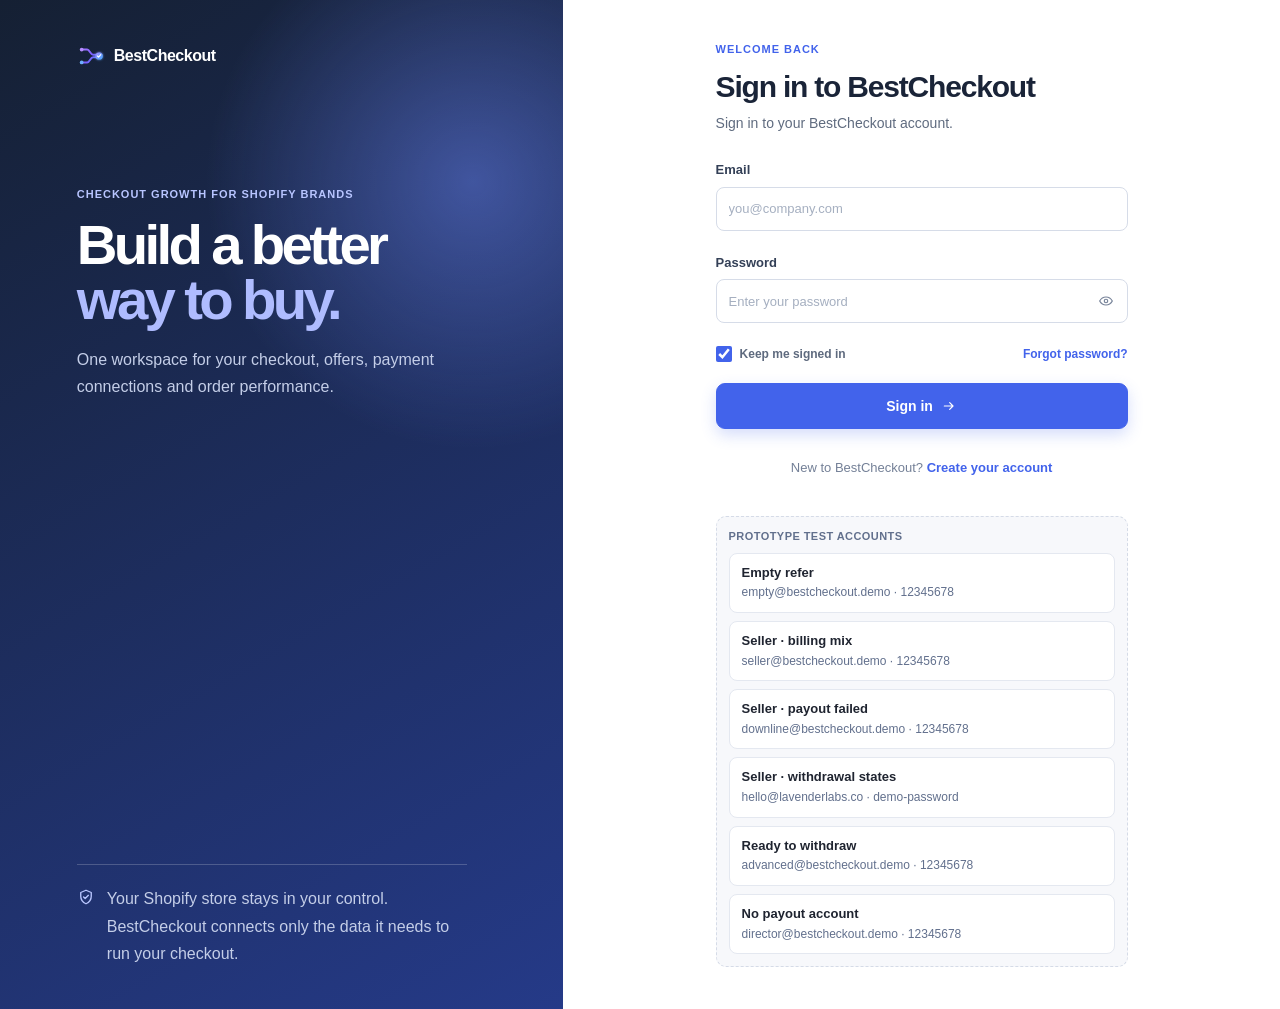
<file: account/index.html>
<!DOCTYPE html>
<html lang="en">
<head>
  <meta charset="utf-8" />
  <meta name="viewport" content="width=device-width, initial-scale=1" />
  <title>BestCheckout</title>
  <link rel="icon" href="../assets/brand-mark.svg?v=20260723brandmark1" />
  <link rel="stylesheet" href="https://rsms.me/inter/inter.css" />
  <link rel="stylesheet" href="../assets/theme.css?v=20261117-acct1" />
  <link rel="stylesheet" href="account.css?v=20261121-acct60" />
</head>
<body style="margin:0">
  <div id="account-app" class="acct-app"></div>
  <script src="../assets/nav.js?v=20261117-acct1"></script>
  <script src="../assets/i18n.js?v=20261117-acct55"></script>
  <script src="../assets/i18n-bestcheckout.js?v=20261013-pdp1"></script>
  <script src="../assets/widgets.js?v=20260921-addr7"></script>
  <script src="../refer/js/data.js?v=20261123-acct167"></script>
  <script src="../refer/js/app.js?v=20261123-acct167"></script>
  <script src="app.js?v=20261121-acct68"></script>
</body>
</html>
</file>
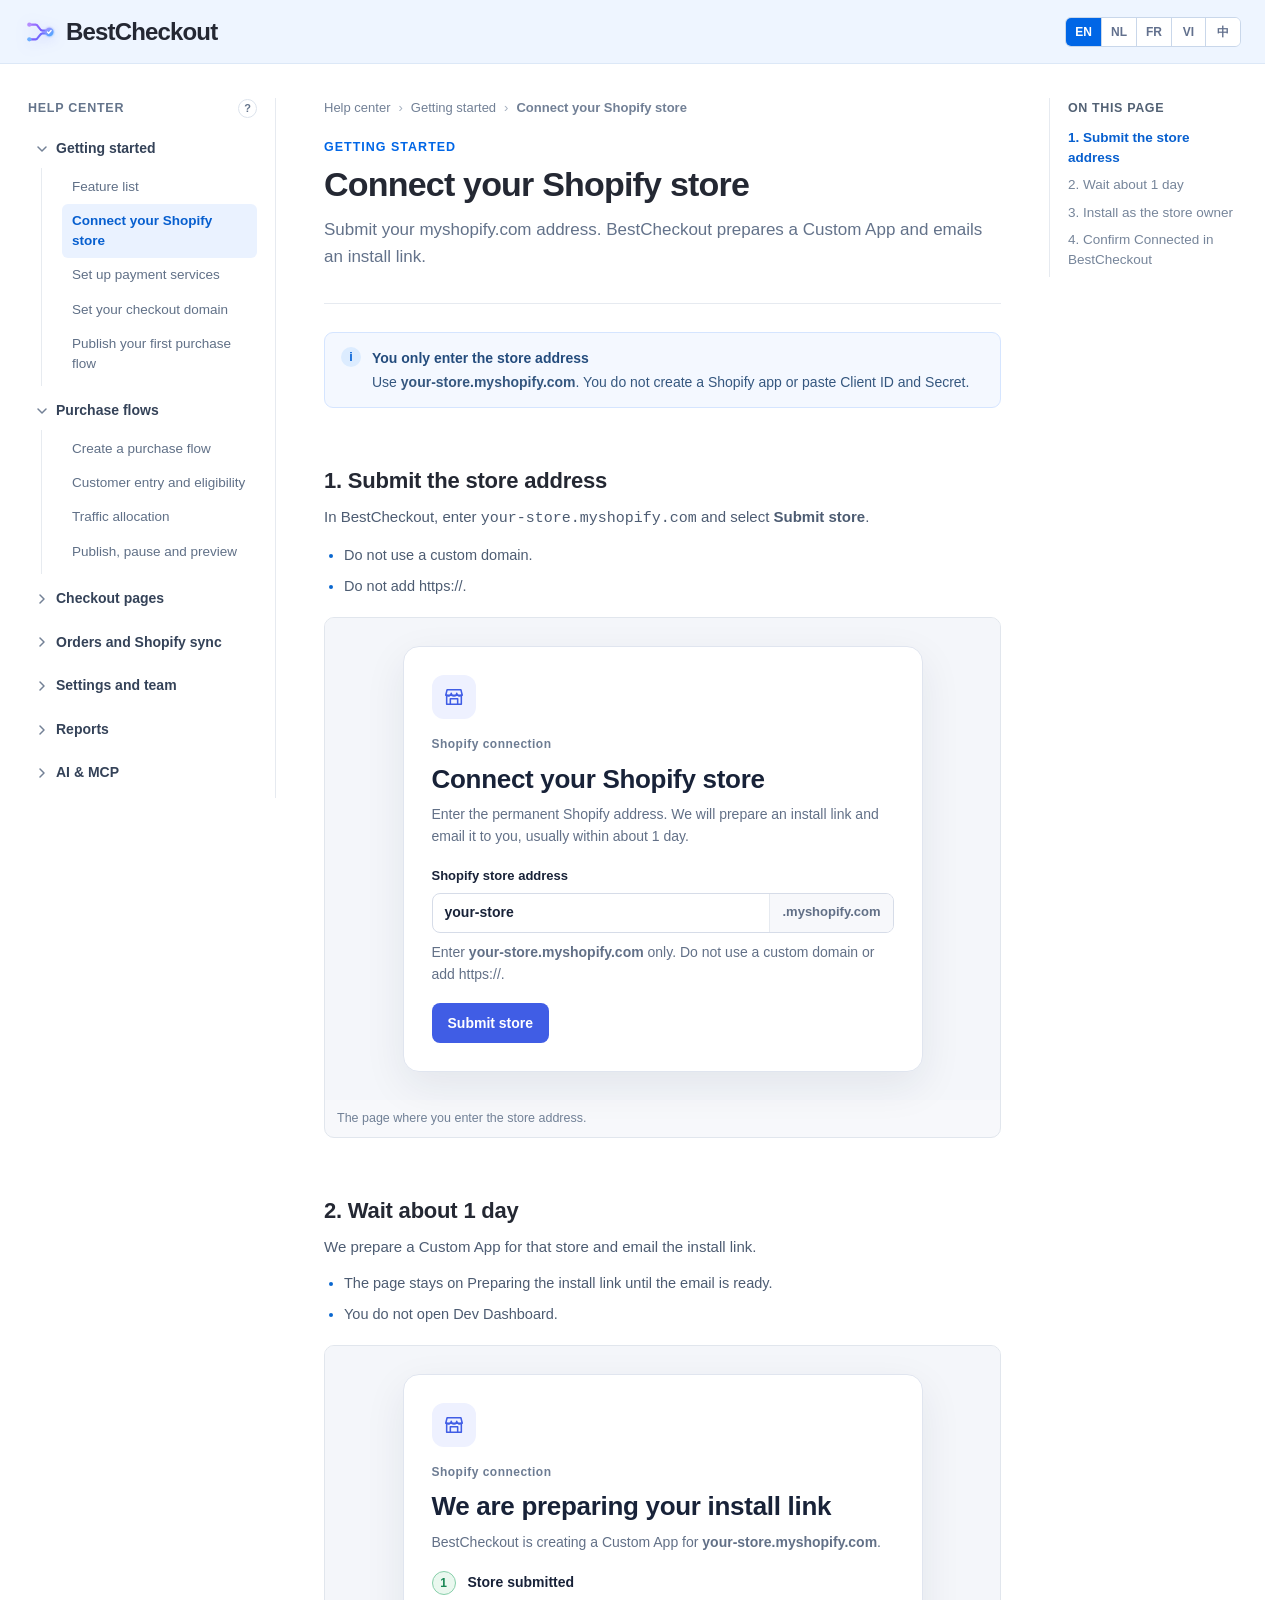
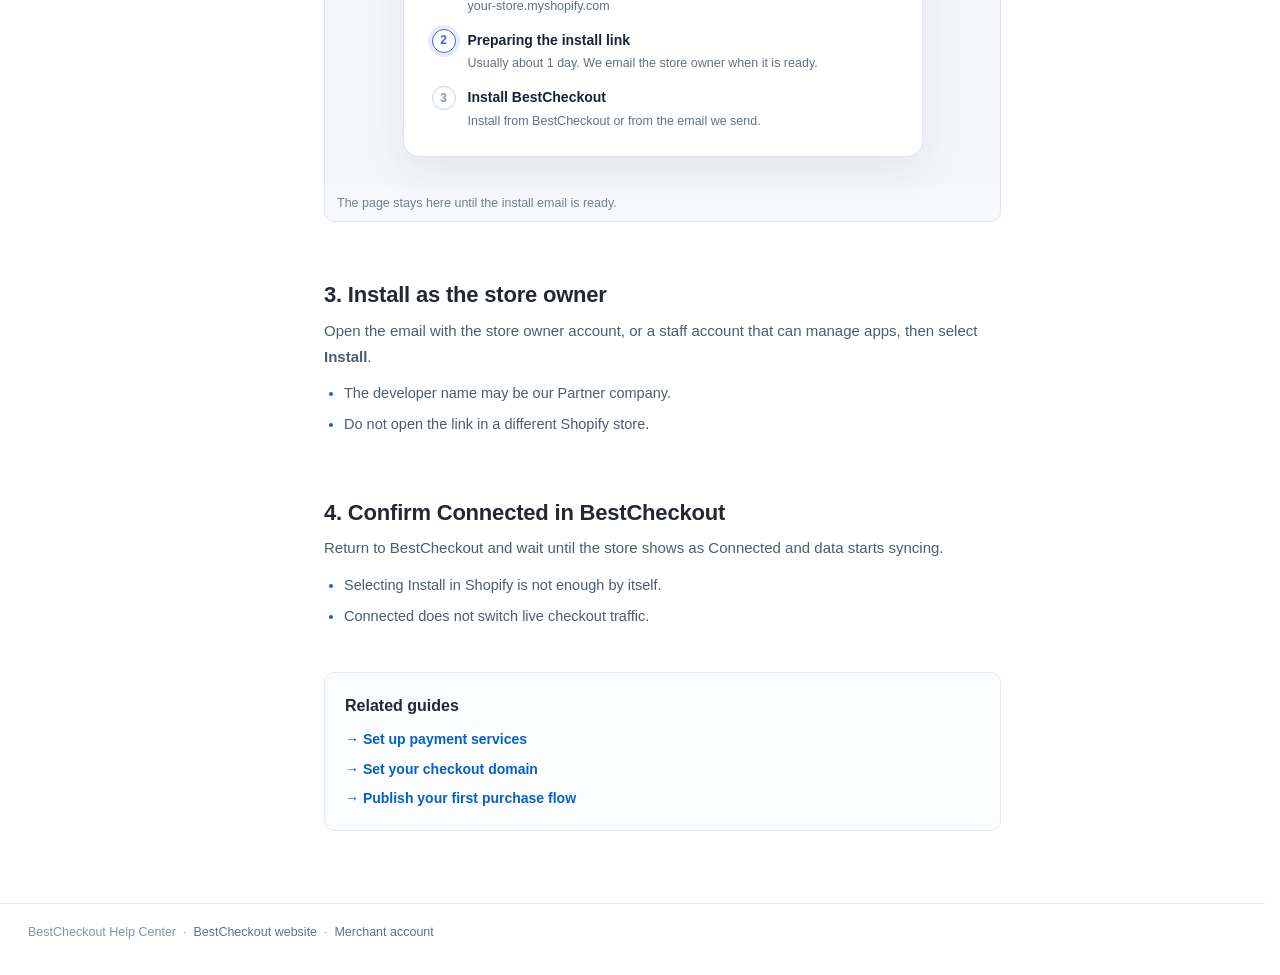
<file: help/index.html>
<!doctype html>
<html lang="en">
<head>
  <meta charset="utf-8" />
  <meta name="viewport" content="width=device-width,initial-scale=1" />
  <title>BestCheckout Help Center</title>
  <link rel="icon" href="../assets/brand-mark.svg" type="image/svg+xml" />
  <link rel="stylesheet" href="https://rsms.me/inter/inter.css" />
  <style>
    :root{--brand:#0066e6;--brand-50:#eaf2ff;--ink:#242833;--body:#4d5c72;--muted:#718096;--hair:#e6eaf0;--panel:#f7f8fb;--header:#eef5ff;--radius:8px}
    *{box-sizing:border-box}html{scroll-behavior:smooth;scrollbar-gutter:stable}body{margin:0;background:#fff;color:var(--ink);font-family:Inter,-apple-system,BlinkMacSystemFont,"Segoe UI",Roboto,"Helvetica Neue",Arial,sans-serif;font-size:14px;line-height:1.55}
    a{color:inherit}.help-header{height:64px;display:flex;align-items:center;gap:24px;padding:0 max(24px,calc((100% - 1440px)/2 + 28px));background:var(--header);border-bottom:1px solid #dce8f7}.help-brand{display:inline-flex;align-items:center;gap:10px;color:var(--ink);font-size:15px;font-weight:750;line-height:1;text-decoration:none;white-space:nowrap}.help-mark{display:block;width:28px;height:28px;object-fit:contain;filter:drop-shadow(0 3px 7px rgb(90 91 255 / 20%))}.help-search{position:relative;flex:1;max-width:470px;margin:0 auto}.help-search svg{position:absolute;left:12px;top:10px;width:15px;height:15px;fill:none;stroke:var(--muted);stroke-width:2;pointer-events:none}.help-search input{width:100%;height:36px;padding:0 12px 0 36px;border:1px solid #dfe5ed;border-radius:999px;background:#fff;color:var(--ink);font:inherit;font-size:13px;outline:none}.help-header nav{display:flex;align-items:center;gap:20px;margin-left:auto}.help-header nav a{color:#43536b;text-decoration:none;font-size:13px;font-weight:600;white-space:nowrap}.help-header nav a:hover{color:var(--brand)}
    .help-layout{display:grid;grid-template-columns:248px minmax(0,820px) 188px;gap:48px;max-width:1440px;margin:0 auto;padding:34px 28px 72px}.help-sidebar{position:sticky;top:20px;align-self:start;padding-right:18px;border-right:1px solid var(--hair);max-height:calc(100vh - 104px);overflow:auto}.sidebar-title{display:flex;align-items:center;justify-content:space-between;margin:0 0 12px;font-size:12px;font-weight:750;letter-spacing:.06em;color:#64748b;text-transform:uppercase}.sidebar-title span:last-child{display:grid;place-items:center;width:19px;height:19px;border:1px solid #dce3ec;border-radius:50%;font-size:11px;letter-spacing:0}.tree-group{margin:0 0 6px}.tree-toggle{display:flex;align-items:center;width:100%;gap:8px;padding:8px 8px;border:0;border-radius:6px;background:transparent;color:#344258;font:700 13px/1.3 inherit;text-align:left;cursor:pointer}.tree-toggle:hover{background:var(--panel)}.tree-caret{width:12px;height:12px;transition:transform .15s;color:#738196}.tree-toggle[aria-expanded="false"] .tree-caret{transform:rotate(-90deg)}.tree-children{padding:2px 0 5px 20px;border-left:1px solid #e7ebf0;margin-left:13px}.tree-children[hidden]{display:none}.tree-link{display:block;width:100%;padding:6px 9px;border:0;border-radius:6px;background:transparent;color:#607087;font:500 12.5px/1.4 inherit;text-align:left;cursor:pointer}.tree-link:hover{background:#f3f6fb;color:var(--ink)}.tree-link.active{background:var(--brand-50);color:#075fcf;font-weight:700}.tree-empty{padding:14px 9px;color:var(--muted);font-size:12.5px}.tree-empty[hidden]{display:none}.mobile-tree-toggle{display:none}
    .help-main{min-width:0}.breadcrumbs{display:flex;align-items:center;gap:8px;margin:0 0 18px;color:#728096;font-size:12.5px}.breadcrumbs span{color:#a4afbf}.article-kicker{color:var(--brand);font-size:12px;font-weight:750;letter-spacing:.08em;text-transform:uppercase}.article-head{padding:0 0 32px;border-bottom:1px solid var(--hair)}.article-head h1{margin:8px 0 12px;font-size:34px;line-height:1.16;letter-spacing:-.8px}.article-summary{max-width:710px;margin:0;color:#63728a;font-size:16px;line-height:1.55}.article-actions{display:flex;align-items:center;gap:10px;flex-wrap:wrap;margin-top:22px}.btn{display:inline-flex;align-items:center;justify-content:center;height:34px;padding:0 13px;border:1px solid #d6dde7;border-radius:7px;background:#fff;color:#344258;font:600 13px inherit;text-decoration:none;cursor:pointer}.btn:hover{border-color:#b8c5d4;background:#f9fafc}.btn-primary{border-color:var(--brand);background:var(--brand);color:#fff}.btn-primary:hover{background:#0058c4}.article-meta{color:#8190a4;font-size:12.5px}.guide-callout{display:flex;gap:11px;margin:28px 0;padding:14px 16px;border:1px solid #d5e5ff;border-radius:9px;background:#f4f8ff;color:#35577f;font-size:13px}.guide-callout i{display:grid;place-items:center;flex:none;width:20px;height:20px;border-radius:50%;background:#dcecff;color:#0865d9;font-size:12px;font-style:normal;font-weight:800}.guide-callout strong{display:block;margin-bottom:2px;color:#244c7d}.guide-section{padding:5px 0 24px}.guide-section h2{margin:26px 0 8px;font-size:20px;letter-spacing:-.2px}.guide-section p{margin:0;color:var(--body);font-size:14px;line-height:1.65}.guide-steps{display:grid;gap:14px;margin:18px 0 4px}.guide-step{display:grid;grid-template-columns:30px 1fr;gap:12px}.guide-step-no{display:grid;place-items:center;width:28px;height:28px;border-radius:50%;background:var(--brand-50);color:var(--brand);font-size:13px;font-weight:750}.guide-step h3{margin:2px 0 4px;font-size:14px}.guide-step p{font-size:13.5px}.guide-list{margin:13px 0 0;padding-left:20px;color:var(--body);font-size:13.5px}.guide-list li{margin:7px 0}.guide-screenshot{margin:18px 0 4px;border:1px solid #e1e6ed;border-radius:10px;overflow:hidden;background:var(--panel)}.guide-screenshot img{display:block;width:100%;height:auto}.guide-screenshot figcaption{padding:9px 12px;color:#718096;font-size:12px}.related-guides{margin-top:12px;padding:20px;border:1px solid var(--hair);border-radius:10px;background:#fbfcfe}.related-guides h2{margin:0 0 10px;font-size:15px}.related-guides a{display:block;margin-top:7px;color:#075fcf;font-size:13px;font-weight:600;text-decoration:none}.related-guides a:hover{text-decoration:underline}
    .article-toc{position:sticky;top:28px;align-self:start;border-left:1px solid var(--hair);padding-left:18px}.article-toc strong{display:block;margin:0 0 10px;color:#526174;font-size:12px;font-weight:750;letter-spacing:.05em;text-transform:uppercase}.article-toc a{display:block;margin:8px 0;color:#76859a;font-size:12.5px;line-height:1.35;text-decoration:none}.article-toc a:hover{color:var(--brand)}.article-toc a.active{color:#075fcf;font-weight:700}
    .help-footer{max-width:1440px;margin:0 auto;padding:18px 28px 34px;border-top:1px solid var(--hair);color:#8794a6;font-size:12px}.help-footer a{color:#62708d;text-decoration:none}.help-footer a:hover{color:var(--brand)}
    .guide-path{display:flex;flex-wrap:wrap;align-items:center;gap:7px;margin:15px 0 0;padding:10px 12px;border:1px solid #dbe7f6;border-radius:8px;background:#f8fbff;color:#365270;font-size:12.5px;font-weight:650}.guide-path b{color:#1f3f65}.guide-path span{color:#8ea0b5;font-weight:400}.guide-note{margin:14px 0 0;padding:11px 12px;border-left:3px solid #7aa7e8;border-radius:0 7px 7px 0;background:#f5f8fc;color:#566980;font-size:12.5px;line-height:1.55}.guide-config{display:grid;gap:10px;margin:15px 0 0;padding:14px;border:1px solid #dde5ef;border-radius:9px;background:#fbfcfe}.guide-config div{display:grid;grid-template-columns:132px minmax(0,1fr);gap:12px;align-items:start}.guide-config strong{color:#344258;font-size:12.5px}.guide-config span{color:#64758b;font-size:12.5px;line-height:1.5}.guide-config code{padding:2px 5px;border-radius:4px;background:#edf2f8;color:#344d6d;font-size:12px}.guide-resource-list{display:grid;gap:8px;margin:15px 0 0}.guide-resource-list a{display:flex;align-items:center;justify-content:space-between;gap:12px;padding:10px 12px;border:1px solid #dce5ef;border-radius:8px;color:#075fcf;font-size:12.5px;font-weight:650;text-decoration:none}.guide-resource-list a::after{content:'Open Shopify docs ↗';color:#74849a;font-size:11px;font-weight:600}.guide-resource-list a:hover{border-color:#9fc1ee;background:#f7fbff}.guide-screenshot--credentials{max-width:680px}.guide-screenshot--credentials img{height:292px;object-fit:cover;object-position:78% 0}.guide-security-list{padding-left:20px}.guide-security-list li::marker{color:#0a67cf}
    @media(max-width:1160px){.help-layout{grid-template-columns:228px minmax(0,1fr);gap:34px}.article-toc{display:none}}@media(max-width:760px){.help-header{height:58px;padding:0 16px;gap:12px}.help-brand span:last-child{font-size:14px}.help-search{order:3;position:absolute;top:68px;left:16px;right:16px;max-width:none}.help-header nav{gap:14px}.help-header nav a:first-child{display:none}.help-layout{display:block;padding:20px 16px 48px}.mobile-tree-toggle{display:flex;align-items:center;justify-content:space-between;width:100%;height:38px;margin:0 0 18px;padding:0 12px;border:1px solid #dce3ec;border-radius:8px;background:#fff;color:#344258;font:600 13px inherit}.help-sidebar{display:none;position:static;max-height:none;margin:0 0 22px;padding:14px;border:1px solid var(--hair);border-radius:10px;background:#fff}.help-sidebar.is-open{display:block}.article-head{padding-bottom:24px}.article-head h1{font-size:27px}.article-summary{font-size:14.5px}.guide-section h2{font-size:18px}.help-footer{padding:16px}.guide-screenshot{margin-left:0;margin-right:0}}
    /* Reading scale: keep navigation scannable while making long-form guides comfortable at desktop widths. */
    body{font-size:15px;line-height:1.6}
    .sidebar-title{font-size:12.5px}
    .tree-toggle{padding:9px 8px;font-size:14px;line-height:1.4}
    .tree-link{padding:7px 10px;font-size:13.5px;line-height:1.5}
    .tree-empty{font-size:13.5px}
    /* Keep the guide tree in the same typeface as the article body. The
       original font shorthand could fall back differently in some browsers. */
    .help-sidebar,.help-sidebar button,.help-sidebar a,.mobile-tree-toggle{font-family:Inter,-apple-system,BlinkMacSystemFont,"Segoe UI",Roboto,"Helvetica Neue",Arial,sans-serif}
    .tree-toggle{font-family:inherit;font-weight:600}
    .tree-link{font-family:inherit;font-weight:400}
    .tree-link.active{font-weight:600}
    .mobile-tree-toggle{font-weight:600}
    .help-brand{font-size:24px;font-weight:700;letter-spacing:-.035em}
    .help-mark{width:32px;height:32px;font-size:16px}
    /* Header: the search is the primary action and stays centered in the full page header. */
    .help-header{position:relative;justify-content:flex-start;gap:0}
    @media(min-width:761px){.help-header{padding-inline:max(24px,calc((100% - 1440px)/2 + 20px))}}
    .help-search{position:absolute;left:50%;width:min(470px,calc(100% - 360px));max-width:none;margin:0;transform:translateX(-50%)}}
    @media(max-width:760px){.help-search{width:auto;transform:none}}
    .breadcrumbs{font-size:13px}
    .breadcrumbs .breadcrumb-label{color:#728096}
    .breadcrumbs .breadcrumb-separator{color:#a4afbf}
    .article-kicker{font-size:12.5px}
    .article-summary{font-size:17px;line-height:1.6}
    .article-meta{font-size:13px}
    .guide-callout{font-size:14px;line-height:1.6}
    .guide-callout i{font-size:12.5px}
    .guide-section h2{font-size:22px;line-height:1.3}
    .guide-section p{font-size:15px;line-height:1.7}
    .guide-step h3{font-size:15px;line-height:1.4}
    .guide-step p{font-size:14.5px;line-height:1.65}
    .guide-list{font-size:14.5px;line-height:1.65}
    .guide-screenshot figcaption{font-size:12.5px;line-height:1.5}
    .related-guides h2{font-size:16px}
    .related-guides a{font-size:14px}
    .article-toc strong{font-size:12.5px}
    .article-toc a{font-size:13.5px;line-height:1.45}
    .help-footer{font-size:12.5px}
    .guide-path{font-size:13.5px;line-height:1.5}
    .guide-note{font-size:13.5px;line-height:1.6}
    .guide-config strong,.guide-config span{font-size:13.5px;line-height:1.55}
    .guide-config code{font-size:12.5px}
    .guide-resource-list a{font-size:13.5px}
    .guide-resource-list a::after{font-size:11.5px}
    @media(max-width:760px){
      body{font-size:14px}
      .tree-toggle{font-size:13.5px}
      .tree-link{font-size:13px}
      .article-summary{font-size:15.5px}
      .guide-section h2{font-size:20px}
      .guide-section p{font-size:14.5px;line-height:1.65}
      .guide-step p,.guide-list{font-size:14px}
      .feature-table tbody th,.feature-table td{font-size:14px;line-height:1.55}
    }
    .feature-table-wrap{margin:14px 0 4px;border:1px solid var(--hair);border-radius:9px;overflow:hidden;container-type:inline-size}
    .feature-table{width:100%;border-collapse:collapse;background:#fff}
    .feature-table th,.feature-table td{padding:11px 14px;border-bottom:1px solid var(--hair);text-align:left;vertical-align:top}
    .feature-table thead th{background:#f7f8fb;color:#526174;font-size:12px;font-weight:750;letter-spacing:.04em;text-transform:uppercase}
    .feature-table tbody th{width:34%;color:var(--ink);font-size:14.5px;font-weight:650;line-height:1.45}
    .feature-table td{color:var(--body);font-size:14.5px;font-weight:400;line-height:1.6}
    .feature-table tr:last-child th,.feature-table tr:last-child td{border-bottom:0}
    .feature-table tr.feature-group th{background:#f3f6fb;padding:12px 14px 10px;color:var(--ink);font-size:13px;font-weight:750;letter-spacing:.04em;text-transform:uppercase}
    .feature-table tr.feature-group th span{display:block;margin-top:4px;color:#526174;font-size:13px;font-weight:450;letter-spacing:0;text-transform:none;line-height:1.5}
    .feature-table tr.feature-sub th{background:#fff;padding:10px 14px 2px;border-bottom:0;color:#526174;font-size:12px;font-weight:750;letter-spacing:.06em;text-transform:uppercase}
    .feature-table tr.feature-page td{background:#f3f4f6;text-align:center}
    .feature-table tr.feature-page p{margin:0 auto 4px;max-width:420px;color:#526174;font-size:13px;text-align:left}
    .feature-table tr.feature-page .cko.cko-page:not(.is-live){display:block;margin:8px auto 4px}
    .feature-table tr.feature-page .cko-live-fit{margin:8px 0 4px;text-align:left}
    .feature-table tr.feature-lookbook td{padding:14px 16px;background:#f8fbff;text-align:left}
    .feature-table tr.feature-lookbook a{color:#075fcf;font-size:14px;font-weight:650;text-decoration:none}
    .feature-table tr.feature-lookbook a:hover{text-decoration:underline}
    @container(max-width:760px){
      .feature-table,.feature-table tbody,.feature-table tr,.feature-table th,.feature-table td{display:block;width:100%}
      .feature-table thead{display:none}
      .feature-table tr{border-bottom:1px solid var(--hair)}
      .feature-table tr:last-child,.feature-table tr:last-child th,.feature-table tr:last-child td{border-bottom:0}
      .feature-table tbody th,.feature-table td{width:100%;border-bottom:0}
      .feature-table tbody th{padding-bottom:2px}
      .feature-table td{padding-top:2px}
      .feature-table .cko,.feature-table .feature-shot,.feature-table .feature-shots,.feature-table .cko-live-fit,.feature-table img{max-width:100%}
      .feature-table .cko{width:100%}
    }
    .feature-shot{display:block;width:min(100%,440px);height:auto;margin-top:10px;border:1px solid #e6eaf0;border-radius:8px;background:#fff}
    .cko{width:min(100%,440px);margin-top:10px;border:1px solid #e6eaf0;border-radius:8px;background:#fff;padding:14px 16px 16px;box-sizing:border-box;color:#1f1f1f;font-size:14px;line-height:1.45}
    .cko.is-bleed{padding:0;overflow:hidden}
    .cko-h{margin:0 0 10px;font-size:16px;font-weight:650;line-height:1.3}
    .cko-card{border:1px solid #e5e5e5;border-radius:8px;padding:12px}
    .cko-check{flex:none;width:18px;height:18px;border:1.5px solid #d9d9d9;border-radius:5px;background:#fff;box-sizing:border-box}
    .cko-row{display:flex;align-items:center;gap:10px}
    .cko-muted{color:#777;font-size:12px}
    .cko-price{font-weight:700}
    .cko-was{color:#777;font-size:12px;text-decoration:line-through;margin-left:6px}
    .cko-thumb{flex:none;width:64px;height:64px;border-radius:8px;overflow:hidden;background:#f3f1ee}
    .cko-thumb img{width:100%;height:100%;object-fit:cover;display:block}
    .cko-select{display:inline-flex;align-items:center;box-sizing:border-box;height:32px;max-width:100%;border:1px solid #d9d9d9;border-radius:6px;padding:0 28px 0 10px;color:#1f1f1f;font-size:12px;line-height:1;background:#fff;position:relative}
    .cko-select::after{content:"";position:absolute;right:10px;top:50%;width:7px;height:7px;border-right:1.5px solid #8a8a8a;border-bottom:1.5px solid #8a8a8a;transform:translateY(-70%) rotate(45deg)}
    .cko-step{display:inline-flex;align-items:center;border:1px solid #d9d9d9;border-radius:8px;overflow:hidden}
    .cko-step b,.cko-step span{width:28px;height:28px;display:inline-flex;align-items:center;justify-content:center;font-weight:600}
    .cko-foot{display:flex;align-items:center;justify-content:space-between;gap:10px;margin-top:8px}
    .cko-shield{flex:none;width:26px;height:26px;color:#1f1f1f}
    .cko-title{font-weight:700}
    .cko-vip .cko-check{width:22px;height:22px;border-radius:6px}
    .cko-boxes{display:inline-flex;gap:3px;line-height:0}
    .cko-boxes i{width:18px;height:18px;border-radius:2px;background:#00b67a;display:inline-flex;align-items:center;justify-content:center}
    .cko-boxes svg,.cko-brandstar{display:block}
    .cko-tp-top{display:flex;align-items:center;gap:8px;margin-bottom:12px;font-weight:800}
    .cko-tp-brand{display:inline-flex;align-items:center;gap:5px;margin-left:4px;font-weight:700}
    .cko-tp-card{border:1px solid #e5e5e5;border-radius:8px;padding:14px;margin-top:10px;background:#fff}
    .cko-tp-card strong{display:block;margin:8px 0 4px}
    .cko-verified{color:#00b67a;font-weight:650}
    .cko-review{display:flex;gap:16px;align-items:center;border:1px solid #e5e5e5;border-radius:8px;padding:16px}
    .cko-photo{flex:none;width:84px;height:84px;border-radius:10px;object-fit:cover;display:block}
    .cko-round{width:36px;height:36px;border-radius:50%;object-fit:cover;flex:none;display:block}
    .cko-quotes{display:grid;gap:10px}
    .cko-quote{border:1px solid rgba(0,0,0,.06);border-radius:14px;padding:14px;box-shadow:0 1px 3px rgba(0,0,0,.06)}
    .cko-gold{color:#f5b301;letter-spacing:1px}
    .cko-who{display:flex;align-items:center;gap:8px;margin-top:8px;font-weight:650;font-size:12px}
    .cko-comment{display:flex;gap:8px;align-items:flex-start;margin-top:14px}
    .cko-comment:first-child{margin-top:0}
    .cko-bubble{background:#f0f2f5;border-radius:18px;padding:8px 12px;display:inline-block;max-width:100%}
    .cko-meta{display:flex;align-items:center;gap:14px;margin:5px 0 0 12px;font-size:12px;color:#777;font-weight:700}
    .cko-like{color:#1877f2}
    .cko-react{margin-left:auto;display:inline-flex;align-items:center;gap:5px;font-weight:600}
    .cko-emos{display:inline-flex;align-items:center}
    .cko-emo{display:inline-flex;align-items:center;justify-content:center;width:18px;height:18px;border-radius:50%;background:#fff;box-shadow:0 0 0 1.5px #fff,0 1px 2px rgba(0,0,0,.18);font-size:10px;line-height:1}
    .cko-emo+.cko-emo{margin-left:-6px}
    .cko-replies{display:flex;align-items:center;gap:8px;margin:9px 0 0 6px;font-size:12px;color:#777;font-weight:450}
    .cko-brandph{flex:none;width:24px;height:24px;border-radius:50%;background:#243b2f;color:#fff;font-size:10px;font-weight:700;display:inline-flex;align-items:center;justify-content:center}
    .cko-badge{display:flex;gap:14px;align-items:center;margin-top:14px}
    .cko-ico{flex:none;width:48px;height:48px;display:inline-flex;align-items:center;justify-content:center;color:#121212}
    .cko-ico svg{display:block}
    .cko-paylogos{display:block;width:100%;height:auto}
    .cko-plogos{display:flex;flex-wrap:wrap;align-items:center;gap:8px 12px;margin-top:10px}
    .cko-plogos img{height:22px;width:auto;display:block}
    .cko-plogos img.is-card{height:26px}
    .cko-plogos img.is-paypal{height:16px}
    .cko.cko-mcp{width:min(100%,560px);padding:12px 12px 14px}
    .cko-mcp-title{margin-bottom:2px;color:#182238;font-size:15px;font-weight:750}
    .cko-mcp-card{margin-top:8px;padding:10px 12px;border:1px solid #e6eaf0;border-radius:10px}
    .cko-mcp-card strong{display:block;color:#182238;font-size:13px;font-weight:650}
    .cko-mcp-card p,.cko-mcp-card small{display:block;margin:4px 0 0;color:#526174;font-size:12px;font-weight:450;line-height:1.45}
    .cko-mcp-url{display:flex;align-items:center;gap:6px;margin-top:6px;padding:6px 8px;border:1px solid #e6eaf0;border-radius:8px;background:#f7f8fb}
    .cko-mcp-url code{flex:1;min-width:0;color:#182238;font-size:12px;overflow-wrap:anywhere}
    .cko-mcp-url em{flex:none;padding:3px 8px;border:1px solid #d6dde7;border-radius:6px;background:#fff;color:#344258;font-size:12px;font-style:normal;font-weight:650}
    .cko-mcp-card ul{margin:8px 0 0;padding:0;list-style:none}
    .cko-mcp-card li{display:flex;align-items:flex-start;gap:8px;margin-top:4px;font-size:12.5px;line-height:1.45}
    .cko-mcp-card li i{display:grid;width:16px;height:16px;flex:none;place-items:center;border-radius:50%;background:#edf8f2;color:#16875b}
    .cko-mcp-card li svg{width:11px;height:11px}
    .cko-pays{display:flex;flex-wrap:wrap;gap:8px;justify-content:center}
    .cko-pay{height:28px;min-width:46px;padding:0 8px;border-radius:5px;display:inline-flex;align-items:center;justify-content:center;font-size:11px;font-weight:800;box-shadow:0 0 0 1px rgba(0,0,0,.08);background:#fff}
    .cko-pay.visa{background:#1a1f71;color:#fff;font-style:italic}
    .cko-pay.amex{background:#2e77bc;color:#fff}
    .cko-pay.apple{background:#000;color:#fff;font-weight:600}
    .cko-mc{width:14px;height:14px;border-radius:50%;background:#eb001b;box-shadow:8px 0 0 #f79e1b}
    .cko-bar{background:#111;color:#fff;text-align:center;padding:10px 14px;font-size:13px}
    .cko.cko-page{width:min(100%,420px);padding:0;overflow:hidden;background:#f7f4ef;border-color:#e7e1d8;border-radius:18px;box-shadow:0 16px 40px rgba(40,32,24,.08)}
    .cko-page-bar{background:#1c1917;color:#f6f1ea;text-align:center;padding:8px 12px;font-size:12px;letter-spacing:.01em}
    .cko-page-head{display:flex;align-items:baseline;justify-content:space-between;padding:16px 16px 8px;background:#fff}
    .cko-page-head b{color:#1c1917;font-size:18px;letter-spacing:.14em}
    .cko-page-head span{color:#8a8178;font-size:12px}
    .cko-page-body{padding:4px 16px 18px;background:#fff}
    .cko-page-express{display:grid;grid-template-columns:1fr 1fr 1fr;gap:8px}
    .cko-page-express span{display:flex;align-items:center;justify-content:center;height:42px;border:0;border-radius:8px;background:transparent;overflow:hidden}
    .cko-page-express img{height:42px;width:100%;object-fit:contain}
    .cko-page-or{margin:10px 0;color:#a3988e;font-size:11px;text-align:center}
    .cko-page-label{margin:12px 0 6px;color:#1c1917;font-size:12px;font-weight:700}
    .cko-page-input,.cko-page-ship{display:flex;align-items:center;justify-content:space-between;height:38px;padding:0 12px;border:1px solid #e6e1da;border-radius:8px;background:#fff;color:#1c1917;font-size:13px}
    .cko-page-ship{margin-top:6px}
    .cko-page-ship.on{border-color:#1c1917;box-shadow:inset 0 0 0 1px #1c1917}
    .cko-page-mini{display:flex;gap:10px;align-items:center;margin-top:12px;padding:10px;border:1px solid #e6e1da;border-radius:12px;background:#fbf9f6}
    .cko-page-mini img{width:52px;height:64px;object-fit:cover;border-radius:8px}
    .cko-page-mini b{display:block;font-size:13px}
    .cko-page-sum{margin-top:14px;padding-top:10px;border-top:1px solid #efeae3}
    .cko-page-sum div{display:flex;justify-content:space-between;margin-top:4px;color:#6f675f;font-size:12.5px}
    .cko-page-sum .is-total{margin-top:8px;color:#1c1917;font-size:15px;font-weight:750}
    .cko-page-pay{display:flex;align-items:center;justify-content:center;width:100%;height:44px;margin-top:14px;border:0;border-radius:10px;background:#1c1917;color:#fff;font-size:14px;font-weight:700}
    .cko-page-pay.is-soft{background:#8a5a2b}
    .cko-page-link{display:block;margin-top:10px;color:#8a8178;font-size:12.5px;text-align:center;text-decoration:underline}
    .cko-page-trust{display:flex;justify-content:space-between;gap:8px;margin-top:14px;color:#6f675f;font-size:11px}
    .cko-page-hero{padding:18px 16px 8px;background:#fff;text-align:center}
    .cko-page-hero b{display:block;color:#1c1917;font-size:20px}
    .cko-page-hero span{display:block;margin-top:4px;color:#8a8178;font-size:12px}
    .cko-page-progress{display:flex;gap:6px;justify-content:center;margin-top:12px}
    .cko-page-progress i{width:42px;height:4px;border-radius:99px;background:#e6e1da}
    .cko-page-progress i.on{background:#1c1917}
    .cko-page-product{margin:8px 16px 0;padding:12px;border:1px solid #e6e1da;border-radius:14px;background:#fff;text-align:center}
    .cko-page-product img{width:100%;height:180px;object-fit:cover;border-radius:10px}
    .cko-page-product b{display:block;margin-top:10px;font-size:15px}
    .cko-live-fit{position:relative;width:100%;overflow:hidden;min-height:280px}
    .cko.cko-page.is-live{position:absolute;left:0;top:0;width:880px;background:#fff;border:1px solid #dedede;border-radius:12px;box-shadow:0 10px 28px rgba(18,18,18,.06);color:#000;text-align:left;transform-origin:top left;font-family:-apple-system,BlinkMacSystemFont,"Segoe UI",sans-serif;font-size:14px;font-weight:400;line-height:1.35}
    .cko-ck-head{display:grid;grid-template-columns:1fr auto 1fr;align-items:center;gap:12px;padding:14px 18px;border-bottom:1px solid #e5e5e5}
    .cko-ck-head b{font-size:16px;letter-spacing:.18em;font-weight:700}
    .cko-ck-head span{font-size:11px;letter-spacing:.14em;text-transform:uppercase;color:#121212}
    .cko-ck-cart{justify-self:end;display:flex;color:#121212}
    .cko-ck-grid{display:grid;grid-template-columns:minmax(0,580fr) minmax(0,480fr);align-items:stretch}
    .cko-ck-main{min-width:0;padding:16px 14px 18px;overflow:hidden}
    .cko-ck-side{background:#f5f5f5;border-left:1px solid #dedede;padding:16px 18px 18px}
    .cko-ck-exp-h{margin:0 0 12px;color:#707070;text-align:center;font-size:14px;font-weight:400}
    .cko-ck-exp{display:grid;grid-template-columns:1fr 1fr 1fr;gap:10px}
    .cko-ck-wallet{display:flex;align-items:center;justify-content:center;height:48px;border-radius:8px;font-weight:600;line-height:1}
    .cko-ck-wallet.is-shop{background:#5a2ff4;color:#fff;font-size:18px;letter-spacing:-.03em}
    .cko-ck-wallet.is-pp{background:#ffc439;gap:0;font-size:15px}
    .cko-ck-wallet.is-pp b:first-child{color:#27346a}
    .cko-ck-wallet.is-pp b:last-child{color:#2790c3}
    .cko-ck-wallet.is-gp{background:#121927;color:#fff;gap:5px;font-size:15px}
    .cko-ck-wallet.is-gp svg{width:16px;height:16px;display:block}
    .cko-ck-or{display:flex;align-items:center;gap:12px;margin:14px 0 16px;color:#707070;font-size:14px;font-weight:400}
    .cko-ck-or::before,.cko-ck-or::after{content:"";flex:1;height:1px;background:#dedede}
    .cko-ck-hrow,.cko-ck-h{display:flex;align-items:center;justify-content:space-between;margin:18px 0 10px;font-size:20px;font-weight:600;line-height:1.2}
    .cko-ck-hrow span{font-size:14px;font-weight:400;text-decoration:underline}
    .cko-ck-field,.cko-ck-select{display:flex;align-items:center;height:48px;padding:0 12px;border:1px solid #dedede;border-radius:12px;background:#fff;color:#707070;font-size:14px;font-weight:400}
    .cko-ck-field.is-value{color:#121212}
    .cko-ck-card .cko-ck-field{padding-right:118px}
    .cko-ck-payhead .cko-ck-dot{border:6px solid #000}
    html[lang="zh-CN"] .cko-ck-head span{letter-spacing:0;text-transform:none}
    .cko-ck-row{display:grid;grid-template-columns:1fr 1fr;gap:8px;margin-top:8px}
    .cko-ck-up{display:flex;gap:10px;padding:10px;border:1px solid #e5e5e5;border-radius:8px}
    .cko-ck-up img{width:64px;height:76px;object-fit:cover;border-radius:6px;flex:none}
    .cko-ck-up b{display:block;font-size:13px;font-weight:600}
    .cko-ck-upfoot{display:flex;align-items:center;gap:6px;margin-top:6px;font-size:13px}
    .cko-ck-upfoot s{color:#8a8a8a;font-size:12px}
    .cko-ck-step{margin-left:auto;display:inline-flex;align-items:center;border:1px solid #d9d9d9;border-radius:6px;overflow:hidden;font-size:12px}
    .cko-ck-step i{display:grid;place-items:center;width:22px;height:22px;font-style:normal}
    .cko-ck-step span{min-width:16px;text-align:center}
    .cko-ck-radios{border:1px solid #dedede;border-radius:12px;overflow:hidden;background:#fff}
    .cko-ck-radio{display:flex;align-items:center;gap:10px;padding:12px 14px;border-bottom:1px solid #dedede;font-size:14px;font-weight:400}
    .cko-ck-radio:last-child{border-bottom:0}
    .cko-ck-radio.on{box-shadow:inset 0 0 0 1px #000}
    .cko-ck-dot{width:18px;height:18px;border:1px solid #dedede;border-radius:50%;flex:none;position:relative;box-sizing:border-box;background:#fff}
    .cko-ck-radio.on .cko-ck-dot,.cko-ck-payhead .cko-ck-dot{border:6px solid #000}
    .cko-ck-radio em{display:block;color:#666;font-size:12px;font-style:normal;font-weight:400}
    .cko-ck-radio b,.cko-ck-nm{flex:1}
    .cko-ck-radio>b{flex:none;font-weight:400}
    .cko-ck-payopt{border:1px solid #dedede;border-radius:12px;background:#fff;overflow:hidden}
    .cko-ck-payhead{display:flex;align-items:center;gap:10px;padding:12px 14px;font-size:14px;font-weight:400}
    .cko-ck-card{position:relative}
    .cko-ck-brands{position:absolute;right:8px;top:50%;transform:translateY(-50%);display:flex;gap:3px}
    .cko-ck-brands i{height:16px;padding:0 4px;border-radius:2px;color:#fff;font-size:8px;font-style:normal;font-weight:800;line-height:16px}
    .cko-ck-brands .visa{background:#1a1f71}.cko-ck-brands .mc{background:#eb001b}.cko-ck-brands .amex{background:#1d7fd6}.cko-ck-brands .disc{background:#f37021}
    .cko-ck-check{display:flex;align-items:center;gap:8px;margin-top:10px;color:#000;font-size:14px;font-weight:400}
    .cko-ck-box{width:18px;height:18px;border-radius:4px;background:#000;color:#fff;font-size:12px;line-height:18px;text-align:center;flex:none;box-sizing:border-box}
    .cko-ck-pay{display:flex;align-items:center;justify-content:center;width:100%;height:50px;margin-top:14px;border-radius:12px;background:#000;color:#fff;font-size:14px;font-weight:600}
    .cko-ck-line{display:flex;align-items:center;gap:10px;margin-bottom:12px}
    .cko-ck-thumb{position:relative;width:52px;height:52px;flex:none}
    .cko-ck-thumb img{width:52px;height:52px;object-fit:cover;border-radius:8px;border:1px solid #e5e5e5;display:block}
    .cko-ck-thumb i{position:absolute;top:-7px;right:-7px;min-width:18px;height:18px;padding:0 4px;border-radius:50%;background:#5c5f62;color:#fff;font-size:10px;font-style:normal;font-weight:600;line-height:18px;text-align:center;box-shadow:0 0 0 2px #f5f5f5}
    .cko-ck-line b{display:block;font-size:14px;font-weight:400;line-height:1.35;white-space:nowrap}
    .cko-ck-line em{display:block;margin-top:2px;color:#666;font-size:12px;font-style:normal;font-weight:400}
    .cko-ck-tag{display:block;margin-top:3px;color:#6d7175;font-size:11px}
    .cko-ck-pr{margin-left:auto;text-align:right;white-space:nowrap}
    .cko-ck-pr s{display:block;color:#6d7175;font-size:11px}
    .cko-ck-pr b{font-size:14px;font-weight:400}
    .cko-ck-coupon{display:flex;gap:8px;margin:8px 0 12px}
    .cko-ck-coupon .cko-ck-field{flex:1;height:48px}
    .cko-ck-apply{display:flex;align-items:center;height:48px;padding:0 14px;border-radius:12px;background:#f5f5f5;color:#000;font-size:14px;font-weight:600}
    .cko-ck-sum div{display:flex;justify-content:space-between;margin-top:8px;font-size:14px;font-weight:400}
    .cko-ck-sum .is-total{margin-top:10px;padding-top:10px;border-top:1px solid #dedede;font-size:14px;font-weight:400}
    .cko-ck-sum .is-total b{font-size:18px;font-weight:600}
    .cko-ck-sum .is-total small{margin-right:4px;color:#6d7175;font-size:11px;font-weight:650}
    .cko-ck-ups{display:grid;grid-template-columns:minmax(0,1fr) minmax(0,1fr);gap:8px;min-width:0}
    .cko-ck-uh{display:flex;align-items:center;justify-content:space-between;margin:18px 0 8px}
    .cko-ck-uh b{font-size:20px;font-weight:600}
    .cko-ck-uh i{display:grid;place-items:center;width:26px;height:26px;border-radius:50%;background:#121212;color:#fff;font-style:normal;font-size:14px}
    .cko-ck-ucard{min-width:0;padding:10px;border:1px solid #dedede;border-radius:12px;background:#fff}
    .cko-ck-ucard .cko-ck-ut{display:flex;align-items:flex-start;gap:6px;margin-bottom:8px;font-size:14px;font-weight:400;min-width:0}
    .cko-ck-ucard .cko-ck-ut span{min-width:0;overflow:hidden;text-overflow:ellipsis;white-space:nowrap}
    .cko-ck-box.is-empty{background:#fff;border:1px solid #dedede;color:transparent}
    .cko-ck-ucard .cko-ck-row2{display:flex;gap:6px;min-width:0}
    .cko-ck-ucard img{width:46px;height:46px;object-fit:cover;border-radius:8px;flex:none}
    .cko-ck-ucard .cko-ck-sel{display:flex;align-items:center;height:32px;padding:0 8px;border:1px solid #dedede;border-radius:8px;color:#000;font-size:12px;font-weight:400;overflow:hidden;text-overflow:ellipsis;white-space:nowrap}
    .cko-ck-uf{display:flex;align-items:center;justify-content:space-between;gap:4px;margin-top:6px;min-width:0}
    .cko-ck-uf b{font-size:14px;font-weight:400}
    .cko-ck-uf s{margin-left:4px;color:#8a8a8a;font-size:12px}
    .cko-ck-step{display:inline-flex;align-items:center;border:1px solid #dedede;border-radius:8px;overflow:hidden;font-size:14px;font-weight:400}
    .cko-ck-step i{display:grid;place-items:center;width:24px;height:24px;font-style:normal}
    .cko-ck-step span{min-width:16px;text-align:center}
    .cko-ck-3{display:grid;grid-template-columns:1.2fr 1.2fr .8fr;gap:8px;margin-top:8px}
    .cko-ck-phone{display:flex;gap:8px;margin-top:8px}
    .cko-ck-phone>span{display:flex;align-items:center;height:48px;padding:0 12px;border:1px solid #dedede;border-radius:12px;background:#f6f6f7;color:#000;font-size:14px}
    .cko-ck-phone .cko-ck-field{flex:1}
    .cko-ck-ins{display:flex;align-items:flex-start;gap:10px;margin-top:14px;padding:12px;border:1px solid #dedede;border-radius:12px}
    .cko-ck-ins svg{width:22px;height:22px;flex:none;color:#121212}
    .cko-ck-ins b{display:block;font-size:14px;font-weight:400}
    .cko-ck-ins span{display:block;margin-top:2px;color:#666;font-size:12px;font-weight:400}
    .cko-ck-vip{margin-top:12px;padding:12px;border:1px solid #dedede;border-radius:12px}
    .cko-ck-vip .cko-ck-ut{display:flex;gap:8px;align-items:flex-start;font-size:14px;font-weight:600}
    .cko-ck-vip p{margin:6px 0 0 26px;color:#666;font-size:12px;line-height:1.45;font-weight:400}
    .cko-ck-policies{display:flex;flex-wrap:wrap;gap:8px 14px;margin-top:12px;padding-top:12px;border-top:1px solid #eee;color:#121212;font-size:12px}
    .cko-ck-chips{display:flex;flex-wrap:wrap;gap:6px;margin:0 0 10px}
    .cko-ck-chip{display:inline-flex;align-items:center;gap:6px;height:24px;padding:0 8px;border-radius:999px;background:#ececec;font-size:11px;font-weight:650}
    .cko-ck-chip i{font-style:normal;color:#6d7175}
    .cko-ck-bundle{display:flex;align-items:center;gap:8px;margin-bottom:8px}
    .cko-ck-badge{display:inline-flex;align-items:center;height:16px;padding:0 5px;border-radius:3px;background:#111;color:#fff;font-size:10px;font-weight:700}
    .cko-ck-child{display:flex;align-items:center;gap:8px;margin:0 0 8px 8px;color:#6d7175;font-size:12px}
    .cko-ck-child img{width:36px;height:36px;object-fit:cover;border-radius:6px;border:1px solid #e5e5e5}
    .cko-ck-child b{display:block;color:#555;font-size:12px;font-weight:500}
    .cko-ck-free{margin-top:4px;color:#6d7175;font-size:12px}
    .cko-page-hero .cko-page-ok{display:flex;align-items:center;justify-content:center;width:46px;height:46px;margin:0 auto 10px;padding:0;border-radius:50%;background:#eaf8ef;color:#198754;font-size:22px;line-height:0}
    .cko-page-ok svg{display:block;width:22px;height:22px}
    .cko-timer{background:#fff2f2;color:#b42318;border:1px solid #f5c2c2;border-radius:8px;padding:10px 12px}
    .cko-note{background:#f0f9eb;border:1px solid #cdebc8;border-radius:8px;padding:12px 14px}
    .cko-footbar{background:#083b1f;color:#fff;text-align:center;padding:22px 16px}
    .cko-footbar a{color:#fff;margin:0 8px;font-size:12px}
    .cko-sub .cko-opt,.cko-bundle .cko-opt{display:flex;align-items:center;gap:8px;padding:4px 0}
    .cko-radio{width:15px;height:15px;border-radius:50%;border:1.5px solid #d7dbe7;box-sizing:border-box;flex:none}
    .cko-radio.on{border-color:#0066e6;background:radial-gradient(circle,#0066e6 45%,transparent 48%)}
    .cko-pill{display:inline-flex;align-items:center;height:18px;padding:0 7px;border-radius:999px;background:#e0f2ec;font-size:12px;font-weight:650}
    .cko-grid{display:grid;grid-template-columns:1fr 1fr;gap:8px}
    .cko-btn{display:flex;flex-direction:column;justify-content:center;align-items:center;border:1.5px solid #d7dbe7;border-radius:8px;padding:10px;text-align:center;font-size:12px;line-height:1.45}
    .cko-btn.on{border-color:#0066e6}
    .cko-save{color:#008051;font-weight:700}
    .cko-pills{display:flex;gap:2px;background:#f3f4f6;border:1px solid #e5e7eb;border-radius:999px;padding:3px}
    .cko-pills span{flex:1;text-align:center;padding:8px 6px;border-radius:999px;font-size:12px;font-weight:650;color:#6b7280}
    .cko-pills span.on{background:#fff;color:#242833;box-shadow:0 1px 3px rgba(15,23,42,.14)}
    .cko-cta{display:block;width:100%;margin-top:12px;height:42px;border:0;border-radius:8px;background:#8a5a2b;color:#fff;font-weight:650}
    .cko-bundle{padding-top:18px}
    .cko-bhead{text-align:center;font-weight:700;color:#8a5a2b;font-size:16px;margin:0 0 14px;border-bottom:2px solid #8a5a2b;padding-bottom:8px}
    .cko-tier{position:relative;border:1.5px solid #e6e8ee;border-radius:8px;padding:12px;margin-bottom:10px}
    .cko-tier.on{border-color:#8a5a2b}
    .cko-tier .cko-radio.on{border-color:#8a5a2b;background:radial-gradient(circle,#8a5a2b 45%,transparent 48%)}
    .cko-tier .cko-opt{align-items:flex-start}
    .cko-tier .cko-radio{margin-top:2px}
    .cko-bsub{display:block;margin-top:2px;color:#777;font-size:11.5px;font-weight:450}
    .cko-pline{display:flex;align-items:center;gap:8px;margin-top:10px;font-size:13px}
    .cko-pline img{width:40px;height:40px;border-radius:6px;object-fit:cover;flex:none}
    .cko-vlabel{margin-top:8px;font-size:11px;font-weight:650;color:#777}
    .cko-vrow{display:flex;align-items:center;gap:6px;margin-top:5px}
    .cko-vn{width:22px;flex:none;font-size:11.5px;color:#777}
    .cko-vrow .cko-select{flex:1}
    .cko-buy{margin-top:6px}
    .cko-gift img{width:32px;height:32px;border-radius:5px;object-fit:cover;flex:none}
    .cko-bprice{color:#8a5a2b}
    .cko-ribbon{position:absolute;top:-9px;right:12px;background:#8a5a2b;color:#fff;font-size:10px;font-weight:700;line-height:1.2;padding:4px 10px;border-radius:999px}
    .cko-btag{display:inline-block;margin-left:6px;background:#8a5a2b;color:#fff;font-size:10px;font-weight:700;border-radius:4px;padding:2px 6px;vertical-align:1px}
    .cko-gift{display:flex;align-items:center;gap:8px;margin:10px -12px -12px;padding:7px 12px;background:rgba(138,90,43,.78);color:#fff;font-size:12px;border-radius:0 0 6px 6px}
    .cko-gthumb{width:32px;height:32px;border-radius:5px;background:rgba(255,255,255,.28);flex:none}
    .feature-style .cko{width:100%;margin-top:0}
    .feature-shots{display:flex;flex-direction:column;align-items:flex-start;gap:12px;margin-top:12px}
    .feature-style{width:min(100%,440px);margin:0}
    .feature-style img{display:block;width:100%;height:auto;border:1px solid #e6eaf0;border-radius:8px;background:#fff}
    .feature-style figcaption{margin-top:6px;color:var(--ink);font-size:12.5px;font-weight:650;line-height:1.4;text-align:center}
    .help-header .i18n-toggle{margin-left:auto;display:inline-flex;height:30px;overflow:hidden;border:1px solid #c9d7ea;border-radius:6px;background:#fff}
    .help-header .i18n-toggle button{min-width:34px;padding:0 9px;border:0;border-right:1px solid #c9d7ea;background:#fff;color:#62708d;font:600 12px/28px Inter,-apple-system,BlinkMacSystemFont,"Segoe UI",sans-serif;cursor:pointer}
    .help-header .i18n-toggle button:last-child{border-right:0}
    .help-header .i18n-toggle button.on{background:var(--brand);color:#fff}
    html[lang="zh-CN"] .article-kicker,html[lang="zh-CN"] .sidebar-title,html[lang="zh-CN"] .article-toc strong,html[lang="zh-CN"] .feature-table thead th{letter-spacing:0;text-transform:none}
    html[lang="zh-CN"] .feature-table tr.feature-group th{letter-spacing:0;text-transform:none;font-size:14px}
    html[lang="zh-CN"] .feature-table tr.feature-sub th{letter-spacing:0;text-transform:none;font-size:13px}
    .guide-connect-frame{display:flex;justify-content:center;padding:28px 20px;background:#f4f6fa}
    .guide-connect{width:min(100%,520px);padding:28px 28px 8px;border:1px solid #e0e5ef;border-radius:16px;background:#fff;box-shadow:0 14px 42px rgba(24,35,63,.08);text-align:left}
    .guide-connect-icon{display:grid;width:44px;height:44px;place-items:center;margin-bottom:16px;color:#405de5;border-radius:12px;background:#eef1ff}
    .guide-connect-kicker{color:#6d7c93;font-size:12px;font-weight:700;letter-spacing:.04em}
    .guide-connect h3{margin:8px 0;color:#182238;font-size:26px;line-height:1.25;letter-spacing:-.3px}
    .guide-connect > p{margin:0 0 18px;color:#627087;font-size:14px;line-height:1.6}
    .guide-connect ol{display:grid;gap:14px;margin:0 0 18px;padding:0;list-style:none}
    .guide-connect li{display:flex;gap:12px;align-items:flex-start;color:#8a96ae}
    .guide-connect li > span{display:grid;place-items:center;flex:none;width:24px;height:24px;border:1px solid #c7d0e3;border-radius:50%;background:#fff;font-size:12px;font-weight:700}
    .guide-connect li strong{display:block;color:#182238;font-size:14px}
    .guide-connect li small{display:block;margin-top:3px;color:#627087;font-size:12.5px;line-height:1.45}
    .guide-connect li.is-on{color:#284cc8}
    .guide-connect li.is-on > span{border-color:#4263eb;color:#4263eb;box-shadow:0 0 0 4px rgba(66,99,235,.12)}
    .guide-connect li.is-done{color:#31724f}
    .guide-connect li.is-done > span{border-color:#87cfaa;background:#eaf8ef;color:#198754}
    .guide-connect.is-form{padding-bottom:28px}
    .guide-connect-field{display:block;margin:0 0 8px;color:#182238;font-size:13px;font-weight:650}
    .guide-connect-domain{display:flex;align-items:center;height:40px;margin-top:6px;overflow:hidden;border:1px solid #d6dce8;border-radius:8px;background:#fff}
    .guide-connect-domain b{flex:1;padding:0 12px;color:#182238;font-size:14px;font-weight:550}
    .guide-connect-domain span{display:flex;align-items:center;height:100%;padding:0 12px;border-left:1px solid #e6eaf0;background:#f7f8fb;color:#627087;font-size:13px;font-weight:550}
    .guide-connect-hint{margin:0 0 16px;color:#627087;font-size:12.5px;line-height:1.5}
    .guide-connect-submit{display:inline-flex;align-items:center;height:40px;padding:0 16px;border-radius:8px;background:#405de5;color:#fff;font-size:14px;font-weight:700}
    .guide-canvas{width:min(100%,760px);overflow:hidden;border:1px solid #e0e5ef;border-radius:12px;background:#fff;box-shadow:0 14px 42px rgba(24,35,63,.08);text-align:left}
    .guide-canvas-head{display:flex;align-items:center;justify-content:space-between;gap:12px;padding:12px 14px;border-bottom:1px solid #e6eaf0}
    .guide-canvas-head small{display:block;color:#6d7c93;font-size:11px;font-weight:700}
    .guide-canvas-head strong{display:block;margin-top:2px;color:#182238;font-size:13px;line-height:1.4}
    .guide-canvas-zoom{color:#627087;font-size:12px;font-weight:650}
    .guide-canvas-board{display:grid;grid-template-columns:minmax(0,.9fr) 16px minmax(0,1.35fr) 16px minmax(0,.85fr);gap:8px;align-items:center;padding:14px;background:#eef1f5}
    .guide-canvas-board > i{position:relative;height:100%}
    .guide-canvas-board > i:before{position:absolute;top:50%;right:2px;left:0;border-top:1.5px solid #93a4b8;content:""}
    .guide-canvas-board > i:after{position:absolute;top:calc(50% - 3px);right:0;width:6px;height:6px;border-top:1.5px solid #72849a;border-right:1.5px solid #72849a;transform:rotate(45deg);content:""}
    .guide-canvas-board h4{margin:0 0 3px;color:#182238;font-size:13px}
    .guide-canvas-board p{margin:0 0 8px;color:#627087;font-size:11px;line-height:1.4}
    .guide-canvas-node{padding:8px;border:1px solid #e0e5ea;border-radius:10px;background:#fff}
    .guide-canvas-node + .guide-canvas-node{margin-top:8px}
    .guide-canvas-node-h{display:flex;align-items:flex-start;gap:8px}
    .guide-canvas-node-h > span{display:grid;width:22px;height:22px;flex:none;place-items:center;border-radius:6px;background:#eaf2ff;color:#0066e6;font-size:12px;font-weight:750}
    .guide-canvas-node-h img{width:22px;height:22px;flex:none}
    .guide-canvas-node b{display:block;color:#182238;font-size:12px;line-height:1.35;overflow-wrap:anywhere}
    .guide-canvas-node em{display:block;margin-top:2px;color:#0066e6;font-size:11px;font-style:normal;font-weight:700}
    .guide-canvas-actions{display:flex;flex-wrap:wrap;gap:4px;margin-top:6px}
    .guide-canvas-actions span{padding:2px 6px;border:1px solid #d6dde7;border-radius:6px;background:#fff;color:#344258;font-size:10.5px;font-weight:650}
    .guide-canvas-add{margin-top:8px;color:#0066e6;font-size:12px;font-weight:650}
    .guide-canvas-board.is-4{grid-template-columns:minmax(0,.82fr) 14px minmax(0,1fr) 14px minmax(0,1fr) 14px minmax(0,.82fr)}
    .guide-canvas-lane{margin:8px 0 0;color:#b43a2a;font-size:11px;font-weight:700}
    .guide-canvas-board.is-branch{align-items:start}
    .guide-canvas-board.is-branch > i{height:22px;margin-top:78px}
    .guide-path-list{display:grid;gap:18px;margin-top:16px}
    .guide-mail-wrap{width:min(100%,520px);margin:0 auto;text-align:left}
    .guide-mail-subject{padding:10px 14px;border:1px solid #e6eaf0;border-bottom:0;border-radius:10px 10px 0 0;background:#fff;color:#182238;font-size:12.5px}
    .guide-mail-subject span{color:#7b8798}
    .guide-mail{overflow:hidden;border:1px solid #e6eaf0;border-radius:0 0 10px 10px;background:#fff;color:#777}
    .guide-mail header{display:flex;align-items:center;justify-content:space-between;gap:12px;padding:22px 28px}
    .guide-mail header b{color:#000;font-size:18px;font-weight:500}
    .guide-mail header span{color:#999;font-size:13px;white-space:nowrap}
    .guide-mail-body{padding:8px 28px 18px}
    .guide-mail h3{margin:0 0 8px;color:#000;font-size:22px;font-weight:400;line-height:1.3}
    .guide-mail p{margin:0;color:#777;font-size:14px;line-height:1.55}
    .guide-mail-actions{display:flex;align-items:center;flex-wrap:wrap;gap:8px;margin-top:18px}
    .guide-mail-btn{display:inline-flex;align-items:center;height:40px;padding:0 16px;border-radius:4px;background:#0066e6;color:#fff;font-size:13px;font-weight:650}
    .guide-mail-link{color:#0066e6;font-size:13px}
    .guide-mail-actions i{color:#737373;font-style:normal;font-size:13px}
    .guide-mail section{margin:22px -28px 0;padding:18px 28px 0;border-top:1px solid #eee}
    .guide-mail h4{margin:0 0 12px;color:#000;font-size:16px;font-weight:400}
    .guide-mail-item{display:flex;align-items:center;gap:12px}
    .guide-mail-item img{width:52px;height:64px;object-fit:cover;border:1px solid #dedede;border-radius:4px;flex:none}
    .guide-mail-item b{display:block;color:#555;font-size:14px;font-weight:500}
    .guide-mail-item span{display:block;margin-top:2px;color:#999;font-size:12px}
    .guide-mail-item em{margin-left:auto;color:#555;font-style:normal;font-weight:500;white-space:nowrap}
    .guide-mail-pay{display:flex;align-items:center;justify-content:space-between;gap:12px;margin-top:14px;padding-top:12px;border-top:1px solid #eee;color:#555;font-size:13px}
    .guide-mail-pay small{display:block;color:#999;font-size:12px}
    .guide-mail-pay b{color:#111;font-weight:650}
    .guide-mail footer{padding:16px 28px 20px;color:#999;font-size:12px;line-height:1.5}
    .guide-mail footer span{color:#0066e6}
    .guide-frame{display:flex;justify-content:center;padding:22px 16px;background:#f4f6fa}
    .guide-paylogos{margin-top:14px}
    .guide-paylogos .cko-plogos{margin-top:0}
    .guide-payform,.guide-paypage{width:min(100%,520px);padding:0;border:0;border-radius:12px;background:#fff;box-shadow:0 18px 48px rgba(15,23,42,.16);overflow:hidden;text-align:left}
    .guide-paypage{width:min(100%,640px);padding:18px 18px 16px;border:1px solid #e0e5ef;box-shadow:0 10px 28px rgba(24,35,63,.08)}
    .guide-payform-h{display:flex;align-items:center;justify-content:space-between;margin:0;padding:16px 18px 4px;color:#182238;font-size:15px;font-weight:650}
    .guide-payform-h i{color:#98a2b3;font-style:normal;font-size:18px;line-height:1}
    .guide-paypage-h{margin:0 0 12px;color:#182238;font-size:16px;font-weight:750}
    .guide-payform-body{padding:8px 18px 6px}
    .guide-paydesc{margin:0 0 12px;color:#667085;font-size:13px;font-weight:450;line-height:1.5}
    .guide-payform label{display:block;margin:0 0 8px}
    .guide-payform label span{display:block;margin-bottom:6px;color:#182238;font-size:13px;font-weight:650}
    .guide-payform label em{margin-left:4px;color:#718096;font-style:normal;font-weight:500}
    .guide-payform label em.req{margin-left:2px;color:#d72c0d}
    .guide-payform label i{display:flex;align-items:center;height:36px;padding:0 12px;border:1px solid #d0d5dd;border-radius:8px;background:#fff;color:#98a2b3;font-style:normal;font-weight:450;font-size:14px}
    .guide-payfile{margin:0 0 12px}
    .guide-payfile span{display:block;margin-bottom:6px;color:#182238;font-size:13px;font-weight:650}
    .guide-payfile b{display:inline-flex;align-items:center;height:32px;padding:0 12px;border:1px solid #d0d5dd;border-radius:8px;background:#fff;color:#182238;font-size:13px;font-weight:650}
    .guide-payfile small{display:block;margin-top:4px;color:#667085;font-size:11.5px;font-weight:450}
    .guide-payhook{margin:4px 0 12px;color:#667085;font-size:12.5px;line-height:1.55}
    .guide-paymode{margin:8px 0 6px}
    .guide-paymode > span{display:block;margin-bottom:8px;color:#182238;font-size:13px;font-weight:650}
    .guide-paymode-row{display:flex;align-items:center;gap:22px}
    .guide-payform .guide-paymode label{display:inline-flex;align-items:center;gap:7px;margin:0;color:#344054;font-size:13px;font-weight:500}
    .guide-payform .guide-paymode i{display:inline-block;flex:none;box-sizing:border-box;width:16px;height:16px;padding:0;border:1.5px solid #d0d5dd;border-radius:50%;background:#fff}
    .guide-payform .guide-paymode i.on{border:5px solid #0066e6}
    .guide-paymode p{margin:8px 0 0;color:#667085;font-size:12px;font-weight:450;line-height:1.55}
    .guide-payfoot{display:flex;justify-content:flex-end;gap:8px;padding:8px 18px 16px}
    .guide-payfoot span,.guide-payfoot b{display:inline-flex;align-items:center;height:32px;padding:0 14px;border-radius:8px;font-size:13px;font-weight:650}
    .guide-payfoot span{border:1px solid #d0d5dd;background:#fff;color:#182238}
    .guide-payfoot b{background:#0066e6;color:#fff}
    .guide-payblock{margin-top:14px}
    .guide-payblock b{display:block;color:#182238;font-size:13.5px}
    .guide-payblock p{margin:4px 0 10px;color:#627087;font-size:12.5px}
    .guide-paypick{display:flex;flex-wrap:wrap;align-items:center;gap:8px;margin-bottom:12px}
    .guide-paypick > span{display:inline-flex;align-items:center;height:30px;padding:0 10px;border:1px solid #d6dce8;border-radius:8px;background:#fff;color:#344258;font-size:12.5px;font-weight:650}
    .guide-paypick > span:first-child{border:0;padding:0;color:#718096;font-weight:600}
    .guide-paypick > span.on{border-color:#9ec0f5;background:#f3f8ff}
    .guide-paypick img{height:14px;width:auto}
    .guide-payline{display:flex;align-items:center;gap:10px;margin-top:8px}
    .guide-payline > span{width:88px;flex:none;color:#344258;font-size:12.5px;font-weight:650}
    .guide-payindep{display:flex;align-items:center;gap:10px;margin-top:8px;padding:10px 12px;border:1px solid #e6eaf0;border-radius:10px}
    .guide-payindep img{height:18px;width:auto}
    .guide-payindep div{flex:1;min-width:0}
    .guide-payindep strong{display:block;color:#182238;font-size:13px}
    .guide-payindep small{display:block;margin-top:2px;color:#718096;font-size:12px}
    .guide-payindep em{font-style:normal;color:#0066e6;font-size:12.5px;font-weight:700}
    .guide-modal,.guide-dns{width:min(100%,520px);padding:18px 18px 16px;border:1px solid #e0e5ef;border-radius:12px;background:#fff;box-shadow:0 14px 42px rgba(24,35,63,.08);text-align:left}
    .guide-modal-h,.guide-dns-h{color:#182238;font-size:16px;font-weight:750}
    .guide-modal p,.guide-dns p{margin:8px 0 14px;color:#627087;font-size:13px;line-height:1.55}
    .guide-modal label{display:block;margin-bottom:6px;color:#242833;font-size:12.5px;font-weight:650}
    .guide-modal-input{height:38px;padding:0 11px;border:1px solid #d6dce8;border-radius:8px;background:#fff;color:#182238;font-size:13px;line-height:38px}
    .guide-modal-actions{display:flex;justify-content:flex-end;gap:8px;margin-top:16px}
    .guide-modal-actions span,.guide-modal-actions b{display:inline-flex;align-items:center;height:32px;padding:0 12px;border-radius:7px;font-size:13px}
    .guide-modal-actions span{border:1px solid #d6dde7;background:#fff;color:#344258;font-weight:650}
    .guide-modal-actions b{background:#0066e6;color:#fff}
    .guide-dns-table{border:1px solid #e6eaf0;border-radius:8px;overflow:hidden}
    .guide-dns-table div{display:grid;grid-template-columns:72px 88px minmax(0,1fr) auto;gap:8px;align-items:center;padding:9px 12px}
    .guide-dns-table div:first-child{background:#f7f8fb;color:#718096;font-size:12px;font-weight:650}
    .guide-dns-table b{color:#182238;font-size:12.5px;font-weight:650;overflow-wrap:anywhere}
    .guide-dns-table em{font-style:normal;color:#0066e6;font-size:12.5px;font-weight:700}
    .guide-entry{width:min(100%,760px);padding:0;overflow:hidden;border:1px solid #e0e5ef;border-radius:12px;background:#fff;box-shadow:0 14px 42px rgba(24,35,63,.08);text-align:left}
    .guide-entry-h{display:flex;align-items:flex-start;justify-content:space-between;gap:16px;padding:16px 20px;border-bottom:1px solid #e6ebf2;color:#182238;font-size:18px;font-weight:400;line-height:1.3}
    .guide-entry-h i{color:#7b8798;font-style:normal;font-size:22px;line-height:1}
    .guide-entry-body{padding:18px 20px 14px}
    .guide-entry-route{display:grid;gap:9px;margin:0 0 14px;border:1px solid #cfe1ff;border-radius:8px;background:#f8fbff;padding:10px 12px}
    .guide-entry-route-h{display:flex;align-items:center;gap:8px;min-width:0}
    .guide-entry-route-h b{display:grid;place-items:center;flex:none;width:22px;height:22px;border-radius:7px;background:#e6f0ff;color:#0066e6;font-size:11px;font-weight:750}
    .guide-entry-route-h strong{color:#315b9c;font-size:12px;font-weight:700}
    .guide-entry-route-h em,.guide-entry-head em{margin-left:auto;flex:none;padding:3px 7px;border-radius:999px;background:#fff;color:#697991;font-size:10px;font-style:normal;font-weight:600;white-space:nowrap}
    .guide-entry-head em{background:#f1f3f5;color:#6b7280}
    .guide-entry-path{display:flex;align-items:center;gap:7px;min-width:0;padding-left:30px;color:#65748a;font-size:11.5px;line-height:1.35}
    .guide-entry-path i{color:#92a2b7;font-style:normal}
    .guide-entry-path b{overflow:hidden;min-width:0;padding:3px 7px;border:1px solid #c9ddfb;border-radius:5px;background:#edf5ff;color:#1d5eb9;font-size:11px;font-weight:650;text-overflow:ellipsis;white-space:nowrap}
    .guide-entry-split{display:grid;grid-template-columns:1fr 1fr;gap:10px;margin-bottom:14px}
    .guide-entry-split label{display:block;margin-bottom:5px;color:#344258;font-size:12px;font-weight:650}
    .guide-entry-box{display:flex;align-items:center;box-sizing:border-box;height:35px;padding:0 10px;border:1px solid #d5dbe6;border-radius:7px;background:#fff;color:#182238;font-size:12.5px}
    .guide-entry-box.is-ro{background:#f6f7f9;font-weight:600}
    .guide-entry-hint{grid-column:1 / -1;margin:0;color:#7b8798;font-size:10.5px;line-height:1.4}
    .guide-entry-head{display:flex;align-items:flex-start;justify-content:space-between;gap:12px;margin:0 0 8px}
    .guide-entry-head strong{display:block;color:#182238;font-size:12.5px}
    .guide-entry-head p{margin:3px 0 0;color:#7b8798;font-size:10.5px;line-height:1.4}
    .guide-entry-row{display:grid;grid-template-columns:minmax(140px,.9fr) minmax(118px,.8fr) minmax(0,1.15fr) 22px;gap:6px;align-items:center;margin-top:6px;padding:6px;border:1px solid #d5dbe6;border-radius:7px;background:#fff}
    .guide-entry-row>span,.guide-entry-row>b.is-menu{display:flex;align-items:center;position:relative;box-sizing:border-box;height:33px;padding:0 22px 0 9px;border:1px solid #d5dbe6;border-radius:6px;background:#fff;color:#182238;font-size:12px;font-weight:500}
    .guide-entry-row>span::after,.guide-entry-row>b.is-menu::after{content:"";position:absolute;right:9px;top:50%;width:6px;height:6px;margin-top:-5px;border-right:1.5px solid #7b8798;border-bottom:1.5px solid #7b8798;transform:rotate(45deg)}
    .guide-entry-row>.guide-entry-num{display:flex;align-items:center;gap:6px;box-sizing:border-box;height:33px;padding:0 9px;border:1px solid #d5dbe6;border-radius:6px;background:#fff;color:#182238;font-size:12px;font-weight:500}
    .guide-entry-num span{color:#7b8798;font-weight:500}
    .guide-entry-row i{color:#9aa4b3;font-style:normal;font-size:17px;text-align:center}
    .guide-entry-add{margin-top:8px;height:31px;border:1px dashed #9cbbe9;border-radius:7px;background:#fbfdff;color:#0066e6;font-size:12px;font-weight:650;line-height:31px;text-align:center}
    .guide-entry-note{margin:9px 1px 0;padding:0;background:transparent;color:#7b8798;font-size:10.5px;line-height:1.4}
    .guide-entry .guide-modal-actions{margin:0;padding:14px 20px;border-top:1px solid #e6ebf2}
    @media(max-width:680px){.guide-entry-split,.guide-entry-row{grid-template-columns:1fr}.guide-entry-path{flex-wrap:wrap;padding-left:0}.guide-entry-route-h{flex-wrap:wrap}.guide-entry-route-h em{margin-left:30px}}
  </style>
</head>
<body>
  <header class="help-header">
    <a class="help-brand" href="../?rev=20260824webpnav1#/landing" aria-label="Back to BestCheckout home" title="Back to BestCheckout home"><img class="help-mark" src="../assets/brand-mark.svg?v=20260723brandmark1" alt="" aria-hidden="true"/><span>BestCheckout</span></a>
    <div class="i18n-toggle" data-help-locale data-i18n-skip role="group" aria-label="Language"><button type="button" data-locale="en" title="English">EN</button><button type="button" data-locale="nl" title="Nederlands">NL</button><button type="button" data-locale="fr" title="Français">FR</button><button type="button" data-locale="vi" title="Tiếng Việt">VI</button><button type="button" data-locale="zh" title="中文">中</button></div>
  </header>

  <div class="help-layout">
    <button class="mobile-tree-toggle" type="button" data-mobile-tree aria-expanded="false">Browse guides <span>⌄</span></button>
    <aside class="help-sidebar" data-help-sidebar aria-label="Help center guide tree">
      <div class="sidebar-title"><span>Help center</span><span>?</span></div>
      <section class="tree-group" data-tree-group>
        <button class="tree-toggle" type="button" data-tree-toggle aria-expanded="true"><svg class="tree-caret" viewBox="0 0 12 12" aria-hidden="true"><path d="m2 4 4 4 4-4" fill="none" stroke="currentColor" stroke-width="1.5" stroke-linecap="round" stroke-linejoin="round"/></svg>Getting started</button>
        <div class="tree-children">
          <button class="tree-link" type="button" data-guide="feature-list">Feature list</button>
          <button class="tree-link active" type="button" data-guide="connect-shopify">Connect your Shopify store</button>
          <button class="tree-link" type="button" data-guide="payment-services">Set up payment services</button>
          <button class="tree-link" type="button" data-guide="checkout-domain">Set your checkout domain</button>
          <button class="tree-link" type="button" data-guide="first-flow">Publish your first purchase flow</button>
        </div>
      </section>
      <section class="tree-group" data-tree-group>
        <button class="tree-toggle" type="button" data-tree-toggle aria-expanded="true"><svg class="tree-caret" viewBox="0 0 12 12" aria-hidden="true"><path d="m2 4 4 4 4-4" fill="none" stroke="currentColor" stroke-width="1.5" stroke-linecap="round" stroke-linejoin="round"/></svg>Purchase flows</button>
        <div class="tree-children">
          <button class="tree-link" type="button" data-guide="create-flow">Create a purchase flow</button>
          <button class="tree-link" type="button" data-guide="customer-entry">Customer entry and eligibility</button>
          <button class="tree-link" type="button" data-guide="traffic-allocation">Traffic allocation</button>
          <button class="tree-link" type="button" data-guide="publish-preview">Publish, pause and preview</button>
        </div>
      </section>
      <section class="tree-group" data-tree-group>
        <button class="tree-toggle" type="button" data-tree-toggle aria-expanded="false"><svg class="tree-caret" viewBox="0 0 12 12" aria-hidden="true"><path d="m2 4 4 4 4-4" fill="none" stroke="currentColor" stroke-width="1.5" stroke-linecap="round" stroke-linejoin="round"/></svg>Checkout pages</button>
        <div class="tree-children" hidden>
          <button class="tree-link" type="button" data-guide="checkout-pages">Checkout page</button>
          <button class="tree-link" type="button" data-guide="upsell">Upsell</button>
          <button class="tree-link" type="button" data-guide="downsell">Downsell</button>
          <button class="tree-link" type="button" data-guide="thank-you">Thank you page</button>
        </div>
      </section>
      <section class="tree-group" data-tree-group>
        <button class="tree-toggle" type="button" data-tree-toggle aria-expanded="false"><svg class="tree-caret" viewBox="0 0 12 12" aria-hidden="true"><path d="m2 4 4 4 4-4" fill="none" stroke="currentColor" stroke-width="1.5" stroke-linecap="round" stroke-linejoin="round"/></svg>Orders and Shopify sync</button>
        <div class="tree-children" hidden>
          <button class="tree-link" type="button" data-guide="orders">BestCheckout orders</button>
          <button class="tree-link" type="button" data-guide="sync-status">Shopify sync status</button>
          <button class="tree-link" type="button" data-guide="fulfillment">Fulfillment in Shopify</button>
        </div>
      </section>
      <section class="tree-group" data-tree-group>
        <button class="tree-toggle" type="button" data-tree-toggle aria-expanded="false"><svg class="tree-caret" viewBox="0 0 12 12" aria-hidden="true"><path d="m2 4 4 4 4-4" fill="none" stroke="currentColor" stroke-width="1.5" stroke-linecap="round" stroke-linejoin="round"/></svg>Settings and team</button>
        <div class="tree-children" hidden>
          <button class="tree-link" type="button" data-guide="connection-sync">Shopify connection and data sync</button>
          <button class="tree-link" type="button" data-guide="email-notifications">Email notifications</button>
          <button class="tree-link" type="button" data-guide="roles">Roles and permissions</button>
          <button class="tree-link" type="button" data-guide="staff">Staff management</button>
        </div>
      </section>
      <section class="tree-group" data-tree-group>
        <button class="tree-toggle" type="button" data-tree-toggle aria-expanded="false"><svg class="tree-caret" viewBox="0 0 12 12" aria-hidden="true"><path d="m2 4 4 4 4-4" fill="none" stroke="currentColor" stroke-width="1.5" stroke-linecap="round" stroke-linejoin="round"/></svg>Reports</button>
        <div class="tree-children" hidden>
          <button class="tree-link" type="button" data-guide="overview">Overview and performance</button>
        </div>
      </section>
      <section class="tree-group" data-tree-group>
        <button class="tree-toggle" type="button" data-tree-toggle aria-expanded="false"><svg class="tree-caret" viewBox="0 0 12 12" aria-hidden="true"><path d="m2 4 4 4 4-4" fill="none" stroke="currentColor" stroke-width="1.5" stroke-linecap="round" stroke-linejoin="round"/></svg>AI & MCP</button>
        <div class="tree-children" hidden>
          <button class="tree-link" type="button" data-guide="connect-ai">Connect an AI assistant</button>
        </div>
      </section>
    </aside>

    <main class="help-main">
      <div class="breadcrumbs" data-breadcrumbs></div>
      <article data-guide-article></article>
    </main>
    <aside class="article-toc" aria-label="On this page"><strong>On this page</strong><nav data-article-toc></nav></aside>
  </div>
  <footer class="help-footer"><span>BestCheckout Help Center</span> &nbsp;·&nbsp; <a href="../?rev=20260824webpnav1#/landing">BestCheckout website</a> &nbsp;·&nbsp; <a href="../app/#/home">Merchant account</a></footer>

  <script src="zh.js?v=20261105-paycaps38"></script>
  <script src="nl.js?v=20261105-paycaps38"></script>
  <script src="fr.js?v=20261105-paycaps38"></script>
  <script src="vi.js?v=20261105-paycaps38"></script>
  <script>
    (function () {
      'use strict';
      var LOCALE_KEY = 'bestcheckout-prototype-locale';
      var HELP_LOCALE_KEY = 'bestcheckout-help-locale';
      var PACKS = { zh: window.HELP_ZH || {}, nl: window.HELP_NL || {}, fr: window.HELP_FR || {}, vi: window.HELP_VI || {} };
      var HTML_LANG = { zh: 'zh-CN', nl: 'nl', fr: 'fr', vi: 'vi', en: 'en' };
      var HELP_ONLY = { nl: true, fr: true, vi: true };
      var locale = 'en';
      try {
        var helpLocale = localStorage.getItem(HELP_LOCALE_KEY);
        var siteLocale = localStorage.getItem(LOCALE_KEY);
        if (HELP_ONLY[helpLocale]) locale = helpLocale;
        else if (siteLocale === 'zh' || siteLocale === 'en') locale = siteLocale;
        else if (helpLocale === 'zh' || helpLocale === 'en') locale = helpLocale;
      } catch (error) {}
      var PACK = PACKS[locale] || null;
      function t(value) {
        if (!PACK || typeof value !== 'string') return value;
        return Object.prototype.hasOwnProperty.call(PACK, value) ? PACK[value] : value;
      }
      document.documentElement.lang = HTML_LANG[locale] || 'en';
      document.title = t('BestCheckout Help Center');
      var checkoutCommerceComponents = [
        ['Product upsell','Recommend extra products the buyer can add in one tap.','mock:upsell'],
        ['Shipping Insurance','The buyer can tick a delivery-protection add-on.','mock:insurance'],
        ['VIP Club','The buyer can tick a membership add-on.','mock:vip']
      ];
      var offerContentComponents = [
        ['Trustpilot Review','A Trustpilot-style rating you enter yourself. It is not a live Trustpilot feed.','mock:trustpilot'],
        ['Review card','Expert or media endorsement cards.','mock:review'],
        ['Testimonials','Customer reviews below the policy links.','mock:testimonials'],
        ['Facebook-style Comments','A comment thread you write yourself. It is not connected to Facebook.','mock:comments'],
        ['Trust badges','Guarantee, security, or shipping badges. They do not change the order total.','mock:badges'],
        ['Payment Icons','Payment brands you choose to show. Showing an icon does not turn that payment method on.','mock:payments'],
        ['Announcement Bar','A bar above the header for a promotion or notice.','mock:announce'],
        ['Countdown','A timer you set. It does not reserve inventory.','mock:countdown'],
        ['Static content','A notice or rich text. It does not change the order total.','mock:static'],
        ['Footer','Links and text at the bottom of the page.','mock:footer']
      ];
      var thankYouContentComponents = offerContentComponents.filter(function (item) { return item[0] !== 'Countdown'; });
      function withoutShots(rows) {
        return rows.map(function (item) {
          if (item[2] && typeof item[2] === 'string' && (item[2].indexOf('assets/') === 0 || item[2].indexOf('mock:') === 0)) return [item[0], item[1]];
          return item;
        });
      }
      var guides = {
        'feature-list': {
          group:'Getting started', title:'Feature list',
          summary:'What BestCheckout includes for a connected Shopify store. Your storefront, catalog, and fulfillment stay in Shopify.',
          callout:['A map of the product','Setup steps stay in the other Getting started guides. This page only shows what is available.'],
          catalog:true,
          sections:[
            ['Purchase flows','Which pages customers see, which live flow wins when more than one matches, and how a flow goes live.',[
              ['Path','Three purchase flows:<br>Checkout → Thank you<br>Checkout → Upsell → Thank you<br>Checkout → Upsell → Downsell → Thank you'],
              ['Priority','Only live flows are matched. If several match the same cart, the higher priority is used.'],
              ['Traffic split','A purchase flow can include more than one Checkout page for an A/B test, and you can set a traffic percentage for each Checkout page.'],
              ['Publish and pause','Publish sends eligible traffic to BestCheckout. Pause stops new BestCheckout traffic and keeps the setup.'],
              ['Draft safety','Creating a flow does not change live traffic. Page edits stay off until the flow that uses them is published.'],
              ['Shopify Checkout fallback','Carts that match no live flow continue to Shopify Checkout.']
            ]],
            ['Who can enter the purchase flow','These conditions decide which buyers enter this purchase flow. Every condition on the flow has to match. Conditions you do not add are not checked. Add the limits you need for who enters BestCheckout.',[
              ['group','Customer','Account status applies to every buyer. The other conditions in this group apply only to recognized Shopify customers. If the flow requires one of those and the buyer is not recognized, they stay on Shopify Checkout.'],
              ['Account status','Signed in or guest. Match with is or is not.'],
              ['First order or returning','New customer or returning customer.'],
              ['Customer tags','Has any of the tags, has all of them, or has none of them.'],
              ['Email marketing consent','Subscribed or not subscribed.'],
              ['Past orders','At least, at most, equal to, not equal to, or between two numbers.'],
              ['Customer lifetime spend','Compare lifetime spend with the same number rules.'],
              ['Last order date','Within the last number of days, or more than that many days ago.'],
              ['group','Storefront','The country and language of the Shopify storefront the buyer is browsing.'],
              ['Storefront country','The country the shopper is browsing in. Match with is or is not.'],
              ['Storefront language','The language the shopper is browsing in. Match with is or is not.'],
              ['group','Cart','The cart when the buyer leaves the storefront.'],
              ['Cart subtotal','Merchandise subtotal. At least, at most, equal to, not equal to, or between two amounts.'],
              ['Cart total','The cart total. Same number rules as the subtotal.'],
              ['Cart currency','The currency of the cart. Match with is or is not.'],
              ['Cart item count','The number of items in the cart. Same number rules as the subtotal.'],
              ['Cart contains products','Contains any selected products or SKUs, contains all of them, or contains none of them.']
            ]],
            ['Checkout pages','Design the Checkout, Upsell, Downsell, and Thank you pages to fit your needs. Each page includes a rich set of components you can personalize. Ready-to-use page templates are included, and you can use them as they are. You can also install MCP in an AI tool such as Claude, Codex, or Cursor and edit the pages with AI.',[].concat(
              [
                ['group','Checkout','The page where the buyer pays. Product upsell, shipping insurance, and VIP Club can be added only here.'],
                ['lookbook','checkout'],
                ['sub','Features'],
                ['Checkout form','Contact, shipping address, shipping method, payment, and order summary. Shipping methods come from the Shopify delivery profiles synced for the store.'],
                ['Discount code','Buyers can apply a Shopify discount code. Automatic Shopify discounts stay eligible at checkout.'],
                ['Express checkout','Apple Pay, Google Pay, and PayPal appear when that method is connected and the buyer is eligible.'],
                ['sub','Components']
              ],
              checkoutCommerceComponents,
              offerContentComponents,
              [
                ['group','Upsell','Shown after payment succeeds.'],
                ['lookbook','upsell'],
                ['sub','Features'],
                ['Offer','After payment succeeds, offer one product or variant. Set a percentage or a fixed amount off. The buyer accepts or declines.'],
                ['sub','Components']
              ],
              withoutShots(offerContentComponents),
              [
                ['group','Downsell','Shown after the buyer declines the Upsell.'],
                ['lookbook','downsell'],
                ['sub','Features'],
                ['Alternative offer','If the Upsell is declined, offer a lower-priced alternative with its own percentage or fixed discount.'],
                ['sub','Components']
              ],
              withoutShots(offerContentComponents),
              [
                ['group','Thank you','Shown when the path is complete. This page does not sell another product.'],
                ['lookbook','thankyou'],
                ['sub','Features'],
                ['Confirm the purchase','Confirm the order, show order details, and offer continue shopping or contact.'],
                ['sub','Components']
              ],
              withoutShots(thankYouContentComponents)
            )],
            ['Bundles','Quantity breaks on one Shopify product. An active Bundle replaces that product page purchase area.',[
              ['Quantity tiers','Each tier has its own quantity, title, price, and compare-at price. Quantities cannot repeat.'],
              ['Badges','Mark a tier with a badge such as Most Popular or Best Value, plus a savings tag.'],
              ['Gifts','Attach a gift product to a tier and set the name shoppers see.'],
              ['Header','Add the offer heading shown above the tiers.'],
              ['Product page preview','Preview the purchase area on the product page before the Bundle is activated.','mock:bundle']
            ]],
            ['Subscriptions','Subscribe & Save plans created in BestCheckout. Plans from Shopify or another subscription app are not imported.',[
              ['Billing interval','Bill every number of weeks, months, or years. Checkout shows the interval, such as Delivery every 1 month.'],
              ['Discount','Percentage off or a fixed amount. The recurring price is the one-time price minus that discount. With an active Bundle, the one-time price is the selected tier.'],
              ['Minimum cycles','Set how many charges must complete before the customer can cancel. 0 means they can cancel anytime.'],
              ['Product page','Install a subscription style on the product page. When the product has an active Bundle, shoppers choose One-time or Subscribe & Save. Five styles are supported: Radio list, Buttons, Bordered, Pills, and Subscribe CTA.',[
                ['mock:radio','Radio list'],
                ['mock:buttons','Buttons'],
                ['mock:bordered','Bordered'],
                ['mock:pills','Pills'],
                ['mock:cta','Subscribe CTA']
              ]],
              ['Force subscription','Optionally use the plan at checkout even if the shopper did not choose Subscribe on the product page.'],
              ['Contracts','Each subscription created after a BestCheckout payment is listed as Active, Past due, or Cancelled.'],
              ['Past due','Retry the payment or update the payment method. Cancel a contract from BestCheckout.']
            ]],
            ['Payments and checkout domain','How customers pay, and the address they see after they leave the Shopify storefront.',[
              ['Payment institutions','Connected payment companies: Stripe, PayPal, Klarna, Airwallex, Checkout.com, NMI, Adyen, Braintree, Mollie, and Oceanpayment.','paylogos:stripe.svg|Stripe,paypal-logo.svg|PayPal|paypal,klarna.svg|Klarna,airwallex.svg|Airwallex,checkoutcom.svg|Checkout.com,nmi.webp|NMI,adyen.svg|Adyen,braintree.svg|Braintree,mollie.svg|Mollie,oceanpayment.svg|Oceanpayment'],
              ['Payment methods','Payment methods shoppers can use: card, Apple Pay, Google Pay, PayPal, Klarna, Link, Amazon Pay, and more.','paylogos:visa.svg|Visa|card,mastercard.svg|Mastercard|card,amex.svg|American Express|card,unionpay.svg|UnionPay|card,applepay.svg|Apple Pay,googlepay.svg|Google Pay,paypal-logo.svg|PayPal|paypal,klarna.svg|Klarna,link.svg|Link,amazonpay.svg|Amazon Pay'],
              ['Checkout domain','One secure domain covers Checkout, Upsell, Downsell, and Thank you. Use a secure or checkout subdomain of your Shopify store domain, for example checkout.yourstore.com. Add the CNAME record. BestCheckout detects it and handles SSL.']
            ]],
            ['Shopify data and orders','BestCheckout reads Shopify for checkout, then writes paid orders back. Fulfillment stays in Shopify.',[
              ['Catalog sync','Products, variants, SKU, price, inventory, and collections.'],
              ['Customer sync','Customers, tags, and order history used by purchase-flow eligibility.'],
              ['Discount sync','Shopify automatic discounts and discount codes apply at checkout. Set them up in Shopify. You do not create them again in BestCheckout.'],
              ['Shipping method sync','Shopify shipping methods apply at checkout, including zones and rates. Set them up in Shopify. You do not create them again in BestCheckout.'],
              ['Store defaults','Store currency, timezone, and language.'],
              ['Sync now','Refresh the synced Shopify data from the connection page.'],
              ['Paid orders','An order appears in BestCheckout after payment succeeds, then is created in Shopify. Search by order number, customer, email, phone, product, date, or total.'],
              ['Order detail','Line items, bundle and subscription discounts, shipping, payment, and Shopify sync status.'],
              ['Sync status','In Shopify means the order is ready for fulfillment. Needs attention means the Shopify order is not created yet. That is not a payment failure.'],
              ['Refunds','Issue the refund in BestCheckout, up to the amount captured here. Ship and manage inventory in Shopify.'],
              ['Order note','Add a note on the BestCheckout order for your team.'],
              ['Abandoned checkouts','Unpaid Hosted Checkout orders that already have an email or phone. Checkouts with no contact, and Shopify native abandoned checkouts, stay out of this list.'],
              ['Recovery','Copy a link that reopens the same unpaid checkout. Send one reminder to a buyer who has an email. A phone-only checkout can use the link, not the reminder.']
            ]],
            ['Reporting and team','See results, and limit who can change them.',[
              ['Launch checklist','Overview shows whether connection, payment, domain, and the first purchase flow are ready.'],
              ['Purchase flow results','Sessions, orders, conversion, average order value, and sales for each live flow.'],
              ['Offer results','Upsell and Downsell acceptance rate and sales, including offers accepted after payment and offers recovered after a decline.'],
              ['Ad data','Send checkout events to Meta with the Pixel and Conversions API, and to Google with GA4 and Google Tag Manager. GA4 can also send server-side events.'],
              ['Customer emails','BestCheckout sends the abandoned checkout email and the refund email. The order confirmation email follows Shopify.'],
              ['Roles','Grant access separately for Overview, purchase flows, checkout pages, Bundles, subscriptions, orders, and settings. Publishing, refunds, and contract actions can be limited.'],
              ['Staff','Create a staff account with email, name, and role. The account is Active or Inactive. There is no invite code.']
            ]],
            ['AI & MCP','One connection address. Claude Code, Codex, Cursor, and Gemini CLI also use an access token. Claude.ai and ChatGPT on the web sign in to BestCheckout. The assistant can only do what that account can do, and only in the shops you allow.',[
              ['Connection address','Every tool uses this address: https://mcp.bestcheckout.com.','mock:mcp'],
              ['Access token','Claude Code, Codex, Cursor, Gemini CLI, and similar tools paste this token as the Authorization Bearer header. Do not put it in the URL.'],
              ['Claude.ai on the web','There is no BestCheckout app to install. Add a custom connector with the address only.'],
              ['ChatGPT on the web','ChatGPT on the web cannot paste a BestCheckout token. Add an MCP app, then sign in.'],
              ['Shop access','Choose which shops this token can access. The assistant can only do what this account can do in those shops.'],
              ['Rotate token','Rotating stops the old token immediately. Update it in Claude Code, Codex, Cursor, Gemini CLI, or similar tools if they still use it.']
            ]]
          ],
          related:['connect-shopify','payment-services','first-flow','checkout-pages','orders','overview']
        },
        'connect-shopify': {
          group:'Getting started', title:'Connect your Shopify store', action:'Open Shopify connection', href:'../?entry=connect-new-shopify-store#/connect-shopify',
          summary:'Submit your myshopify.com address. BestCheckout prepares a Custom App and emails an install link. You do not create an app or paste credentials.',
          callout:['You only enter the store address','Use <b>your-store.myshopify.com</b>. The store is connected only after the store owner installs BestCheckout and the callback succeeds.'],
          sections:[
            ['Submit your store','In BestCheckout, open Connect your Shopify store and enter the permanent myshopify.com address.',['Do not use a custom domain such as www.yourstore.com.','Do not add https://.']],
            ['Wait for the install email','BestCheckout prepares a Custom App for that store. This usually takes about 1 day.',['You do not open Shopify Dev Dashboard or paste a Client ID.','The page stays on Connecting until the email is ready.']],
            ['Install and confirm Connected','Open the email with the store owner account, select Install, then return to BestCheckout.',['The Shopify page may show our Partner company as the developer.','Selecting Install does not switch checkout traffic by itself.']]
          ], image:false, related:['payment-services','checkout-domain','first-flow']
        },
        'payment-services': {
          group:'Getting started', title:'Set up payment services', action:'Open payment services', href:'../#/settings/payments',
          summary:'Connect the company that charges the buyer. One card processor is active at a time. PayPal and a direct Klarna account can stay on beside it.',
          callout:['Checkout charges the account you connect','BestCheckout does not copy Shopify payment credentials. Shoppers pay the company you connect here.'],
          sections:[
            ['Payment institutions','Connected payment companies: Stripe, PayPal, Klarna, Airwallex, Checkout.com, NMI, Adyen, Braintree, Mollie, and Oceanpayment.',['Only one card processor is active at a time.','PayPal Wallet and a direct Klarna account can run beside the card processor.'],{kind:'paylogos',items:'stripe.svg|Stripe,paypal-logo.svg|PayPal|paypal,klarna.svg|Klarna,airwallex.svg|Airwallex,checkoutcom.svg|Checkout.com,nmi.webp|NMI,adyen.svg|Adyen,braintree.svg|Braintree,mollie.svg|Mollie,oceanpayment.svg|Oceanpayment'}],
            ['Payment methods','Payment methods shoppers can use: card, Apple Pay, Google Pay, PayPal, Klarna, Link, Amazon Pay, and more.',['The wallets a buyer sees follow the active processor, the device, and the market.','PayPal can also show Venmo to buyers in the United States when that PayPal account has Venmo enabled.'],{kind:'paylogos',items:'visa.svg|Visa|card,mastercard.svg|Mastercard|card,amex.svg|American Express|card,unionpay.svg|UnionPay|card,applepay.svg|Apple Pay,googlepay.svg|Google Pay,paypal-logo.svg|PayPal|paypal,klarna.svg|Klarna,link.svg|Link,amazonpay.svg|Amazon Pay'}],
            ['Open Payment services','In BestCheckout, open Payment services. Connect one card processor, then add PayPal or Klarna if you use them.',['The page shows the methods buyers will see.','Switching the card processor changes those methods. PayPal Wallet and Klarna stay as they are.','Use Sandbox for a test payment. Switch to Live before real orders.'],{kind:'paypage',caption:'Example with Stripe active. PayPal and Klarna connect beside it.'}],
            ['Set up Stripe','Buyers can pay by card, Apple Pay, Google Pay, Link, Amazon Pay, and Klarna where that Stripe account offers it.',['In Payment services, select Stripe, then Connect.','Paste the Publishable Key and Secret Key from the Stripe dashboard.'],{kind:'payform',title:'Connect Stripe account',caption:'The connect window in Payment services.',desc:'Allows users to pay with Card, Apple Pay, Google Pay, Link, Amazon Pay, and Klarna (where available).',fields:['Publishable Key','Secret Key']}],
            ['Set up Airwallex','Buyers can pay by card, Apple Pay, and Google Pay.',['Paste the App Key and Client ID from Airwallex.','Upload the domain verification ZIP. Only a .zip up to 1 MB is accepted.'],{kind:'payform',title:'Connect Airwallex developer account',caption:'The connect window in Payment services.',desc:'Allows users to pay with Visa, Master Card, American Express, Discover, Diners Club, JCB, Apple Pay, Google Pay',fields:['App Key','Client ID'],file:'Airwallex domain verification file|Upload ZIP|Only .zip files up to 1MB are supported.'}],
            ['Set up PayPal','PayPal Wallet runs beside the card processor. The same account can also take cards, Apple Pay, and Google Pay when PayPal enables them.',['Paste the Client ID and Secret key, then upload the domain verification file.','Venmo appears for buyers in the United States only when this PayPal account has Venmo enabled.'],{kind:'payform',title:'Connect Paypal developer account',caption:'The connect window in Payment services.',desc:'Allows users to pay with Visa, Master Card, American Express, Discover, Diners Club, JCB, Apple Pay, Google Pay',fields:['Client ID','Secret key'],file:'PayPal domain verification file'}],
            ['Set up Klarna','A direct Klarna account runs beside the card processor. Checkout uses it so buyers do not see Klarna twice.',['Enter the API username, API password, and region: EU, NA, or OC.'],{kind:'payform',title:'Connect Klarna',caption:'The connect window in Payment services.',fields:['API username (UID)','API password','Region (EU / NA / OC)']}],
            ['Set up Checkout.com','Buyers can pay by card, Apple Pay, and Google Pay.',['Paste the Secret key, Public key, and Client ID. Processing channel ID is optional.','Upload the domain verification file. OAuth client ID and OAuth client secret are optional.'],{kind:'payform',title:'Connect Checkout.com',caption:'The connect window in Payment services.',fields:['Secret key','Public key','Client ID','Processing channel ID|optional','OAuth client ID|optional','OAuth client secret|optional'],file:'Checkout.com domain verification file'}],
            ['Set up NMI','Buyers can pay by card. Apple Pay and Google Pay appear under Cards. Those wallets do not support subscriptions or additional charges.',['Paste the Security key and Tokenization key. Webhook secret and Merchant V4 API key are optional.','Upload the NMI domain verification file. After you connect, copy the webhook URL into the NMI dashboard.'],{kind:'payform',title:'Connect NMI',caption:'The connect window in Payment services.',fields:['Security key','Tokenization key','Webhook secret|optional','Merchant V4 API key|optional'],file:'NMI domain verification file',webhook:true}],
            ['Set up Adyen','Buyers can pay by card, Apple Pay, and Google Pay.',['Paste the API key, Client key, Merchant account, Management API key, and Live URL prefix.','Upload the domain verification file. Google Pay merchant ID is optional.'],{kind:'payform',title:'Connect Adyen',caption:'The connect window in Payment services.',fields:['API key','Client key','Merchant account','Management API key','Live URL prefix','Google Pay merchant ID|optional'],file:'Adyen domain verification file'}],
            ['Set up Braintree','Buyers can pay by card, Apple Pay, and Google Pay.',['Paste the Public key, Private key, and Merchant ID. Google merchant ID is optional.','Upload the domain verification file. After you connect, copy the webhook URL into the Braintree dashboard.'],{kind:'payform',title:'Connect Braintree',caption:'The connect window in Payment services.',fields:['Public key','Private key','Merchant ID','Google merchant ID|optional'],file:'Braintree domain verification file',webhook:true}],
            ['Set up Mollie','Buyers can pay by card and Apple Pay.',['Paste the API key and Profile ID, then upload the domain verification file.'],{kind:'payform',title:'Connect Mollie',caption:'The connect window in Payment services.',fields:['API key','Profile ID'],file:'Mollie domain verification file'}],
            ['Set up Oceanpayment','Buyers can pay by card and Google Pay. Google Pay appears under Cards and supports subscriptions and additional charges. Apple Pay is not integrated.',['Enter the card account, terminal, secure code, and public key. The Google Pay account, terminal, secure code, and public key are optional.','After you connect, copy the webhook URL into the Oceanpayment dashboard.'],{kind:'payform',title:'Connect Oceanpayment',caption:'The connect window in Payment services.',fields:['Card account','Card terminal','Card secure code','Card public key','Google Pay account|optional','Google Pay terminal|optional','Google Pay secure code|optional','Google Pay public key|optional'],webhook:true}]
          ],
          related:['connect-shopify','first-flow']
        },
        'checkout-domain': {group:'Getting started',title:'Set your checkout domain',action:'Open checkout domain',href:'../#/settings/domains',summary:'Use a branded, secure address for Checkout, Upsell, Downsell and Thank you pages while your Shopify storefront keeps its existing domain.',sections:[
          ['Choose the checkout address','Enter the subdomain customers should see after leaving your Shopify storefront.',['Your Shopify storefront URL does not change.','One checkout domain is used throughout the full purchase flow.'],{kind:'domain-choose',caption:'The window for choosing the checkout address.'}],
          ['Add the DNS record','Copy the CNAME record to the provider that manages your domain. BestCheckout detects the record and handles SSL.',['DNS updates can take a few minutes.','Do not send live traffic until the domain shows as connected.'],{kind:'domain-dns',caption:'The CNAME record to add at your domain provider.'}]
        ],related:['connect-shopify','publish-preview']},
        'first-flow': {group:'Getting started',title:'Publish your first purchase flow',action:'Open purchase flows',href:'../#/flows',summary:'Create a focused purchase flow, select the checkout pages customers see and publish only after the connection, payment and domain checks are ready.',sections:[['Start with one clear path','Choose a flow goal, name the draft and select the entry conditions.',['Use the default checkout path for an initial launch.','Add an Upsell or Downsell only when it supports the flow goal.']],['Review before publishing','Preview the path, confirm the selected checkout page and review the entry conditions.',['Publishing sends eligible traffic to BestCheckout.','Customers who are not eligible continue to Shopify Checkout.']]],related:['create-flow','connect-shopify','payment-services']},
        'create-flow': {group:'Purchase flows',title:'Create a purchase flow',action:'Open purchase flows',href:'../#/flows',summary:'A purchase flow defines the customer journey from a BestCheckout checkout page through any eligible post-purchase pages.',sections:[['Choose the goal and path','Start from the path that matches the campaign: checkout only, checkout with Upsell, or checkout with Upsell and Downsell.',['The selected path keeps the page sequence simple and predictable.','Checkout and Thank you remain part of every complete journey.'],{kind:'flow-paths'}],['Name the draft','Use a name your team can recognize in orders and performance reporting.',['A draft never changes live customer traffic.','Configure entry conditions after the flow is created.']]],related:['customer-entry','checkout-pages','publish-preview']},
        'customer-entry': {group:'Purchase flows',title:'Customer entry and eligibility',action:'Configure a flow',href:'../#/flows',summary:'Choose which buyers enter a purchase flow. Every condition you add has to match. Buyers who do not match stay on Shopify Checkout.',sections:[
          ['How a buyer gets in','These conditions decide which buyers enter this purchase flow. Every condition on the flow has to match. Conditions you do not add are not checked. Add the limits you need for who enters BestCheckout.',['Leave this empty and every buyer can enter the flow.','Customers who do not match continue to Shopify Checkout.','If several live flows match the same cart, the higher priority is used.'],{kind:'entry',caption:'The window where you add entry conditions. Every row has to match.'}],
          ['Customer','Account status applies to every buyer. The other conditions in this group apply only to recognized Shopify customers. If the flow requires one of those and the buyer is not recognized, they stay on Shopify Checkout.',['Account status: signed in or guest. This applies to every buyer.','First order or returning: new customer or returning customer.','Customer tags: has any of the tags, has all of them, or has none of them.','Email marketing consent: subscribed or not subscribed.','Past orders and customer lifetime spend: at least, at most, equal to, not equal to, or between two numbers.','Last order date: within the last number of days, or more than that many days ago.']],
          ['Storefront','The country and language of the Shopify storefront the buyer is browsing.',['Storefront country: the country the shopper is browsing in. Match with is or is not.','Storefront language: the language the shopper is browsing in. Match with is or is not.']],
          ['Cart','The cart when the buyer leaves the storefront.',['Cart subtotal, cart total, and cart item count use the same number rules: at least, at most, equal to, not equal to, or between two numbers.','Cart currency: the currency of the cart. Match with is or is not.','Cart contains products: any selected products or SKUs, all of them, or none of them.']],
          ['Ways to use the conditions','One condition is enough for many flows. Add another only when the buyer must match both.',['A high-value checkout: cart subtotal is at least the amount you choose.','A local offer: storefront country is, or is not, the country you choose.','A first-order offer: account status is signed in, and first order or returning is new customer.']]
        ],related:['traffic-allocation','publish-preview']},
        'traffic-allocation': {group:'Purchase flows',title:'Traffic allocation',action:'Open purchase flows',href:'../#/flows',summary:'Allocate traffic only when a purchase flow contains more than one BestCheckout checkout page. It does not route traffic to Shopify Checkout.',sections:[
          ['Add another checkout page','Create a second BestCheckout checkout page inside the flow when you need to compare page variants.',['The checkout pages must add up to 100% of eligible flow traffic.','Shopify Checkout remains the fallback for customers outside the flow.'],{kind:'flow-canvas',caption:'One purchase flow with two Checkout pages. Their traffic adds up to 100%.'}],
          ['Review allocation before publishing','Use a clear percentage for each BestCheckout checkout page and review the preview path.',['Start with an even split for a simple comparison.','Change traffic only after you have enough purchase data.']]
        ],related:['checkout-pages','overview']},
        'publish-preview': {group:'Purchase flows',title:'Publish, pause and preview',action:'Open purchase flows',href:'../#/flows',summary:'Preview a purchase flow before customers see it, then publish or pause it from the flow detail page.',sections:[['Preview the complete path','Preview Checkout, Upsell, Downsell and Thank you in the order customers will see them.',['A preview is safe and does not send live traffic.','Confirm the selected templates and product offers.']],['Manage live status','Publish when the path and entry rules are ready. Pause when you need to stop new BestCheckout traffic.',['Pausing never removes the flow configuration.','Shopify Checkout stays available as the fallback.']]],related:['first-flow']},
        'checkout-pages': {group:'Checkout pages',title:'Checkout page',action:'Open checkout pages',href:'../#/pages',summary:'The page where the buyer pays. Add product upsell, shipping insurance, and VIP Club only here, plus the content components below.',catalog:true,sections:[['Components and preview','The page where the buyer pays. Product upsell, shipping insurance, and VIP Club can be added only here.',[
          ['lookbook','checkout'],
          ['sub','Features'],
          ['Checkout form','Contact, shipping address, shipping method, payment, and order summary. Shipping methods come from the Shopify delivery profiles synced for the store.'],
          ['Discount code','Buyers can apply a Shopify discount code. Automatic Shopify discounts stay eligible at checkout.'],
          ['Express checkout','Apple Pay, Google Pay, and PayPal appear when that method is connected and the buyer is eligible.'],
          ['sub','Components']
        ].concat(checkoutCommerceComponents, offerContentComponents)]],related:['upsell','downsell','thank-you']},
        'upsell': {group:'Checkout pages',title:'Upsell',action:'Open purchase flows',href:'../#/flows',summary:'Shown after payment succeeds. Offer one product, then the buyer accepts or declines.',catalog:true,sections:[['Components and preview','Shown after payment succeeds.',[
          ['lookbook','upsell'],
          ['sub','Features'],
          ['Offer','After payment succeeds, offer one product or variant. Set a percentage or a fixed amount off. The buyer accepts or declines.'],
          ['sub','Components']
        ].concat(offerContentComponents)]],related:['checkout-pages','downsell','thank-you']},
        'downsell': {group:'Checkout pages',title:'Downsell',action:'Open purchase flows',href:'../#/flows',summary:'Shown after the buyer declines the Upsell. Offer a lower-priced alternative.',catalog:true,sections:[['Components and preview','Shown after the buyer declines the Upsell.',[
          ['lookbook','downsell'],
          ['sub','Features'],
          ['Alternative offer','If the Upsell is declined, offer a lower-priced alternative with its own percentage or fixed discount.'],
          ['sub','Components']
        ].concat(offerContentComponents)]],related:['upsell','thank-you']},
        'thank-you': {group:'Checkout pages',title:'Thank you page',action:'Open checkout pages',href:'../#/pages',summary:'Shown when the path is complete. This page confirms the order and does not sell another product.',catalog:true,sections:[['Components and preview','Shown when the path is complete. This page does not sell another product.',[
          ['lookbook','thankyou'],
          ['sub','Features'],
          ['Confirm the purchase','Confirm the order, show order details, and offer continue shopping or contact.'],
          ['sub','Components']
        ].concat(thankYouContentComponents)]],related:['checkout-pages','orders']},
        'orders': {group:'Orders and Shopify sync',title:'BestCheckout orders',action:'Open orders',href:'../#/orders',summary:'The Orders list shows paid orders captured through BestCheckout. Unpaid Hosted Checkout orders appear under Abandoned checkouts. Native Shopify abandoned checkouts remain in Shopify.',sections:[['Understand what appears here','A BestCheckout order appears after payment succeeds. It is then sent to Shopify so your usual fulfillment process can continue.',['Use the order detail page for the payment and sync context.','Use Abandoned checkouts for unpaid Hosted Checkout sessions.','Use the Shopify order for fulfillment and refunds.']],['Filter the order list','Filter paid BestCheckout orders by key fields, date and total range to find the record you need.',['Open the order detail from the row or the eye action.','Check Shopify sync status before taking action.']]],related:['abandoned-checkouts','sync-status','fulfillment']},
        'abandoned-checkouts': {group:'Orders and Shopify sync',title:'Abandoned checkouts',action:'Open abandoned checkouts',href:'../#/abandoned-checkouts',summary:'Abandoned checkouts are unpaid Hosted Checkout orders that already have an email or phone number. They are not written to Shopify until the buyer pays.',sections:[['What appears here','A checkout becomes abandoned only after the buyer leaves an email or phone number, then stays unpaid for the idle delay.',['Checkouts with no contact never appear here.','Phone-only checkouts can be recovered with a link, but cannot receive a reminder.','Shopify native abandoned checkouts stay in Shopify Admin.']],['Recover a checkout','Copy the recovery link or send one reminder to a subscribed buyer with an email.',['The link reopens the same unpaid Hosted Checkout.','Payment success moves the record to Orders and starts Shopify write-back.']]],related:['orders','fulfillment']},
        'sync-status': {group:'Orders and Shopify sync',title:'Shopify sync status',action:'Open orders',href:'../#/orders',summary:'Shopify sync status explains whether a paid BestCheckout order is ready for your Shopify fulfillment workflow.',sections:[['In Shopify','The order was created successfully in Shopify and can follow your normal fulfillment process.',['Use View in Shopify when you need the Shopify record.']],['Needs attention','BestCheckout could not create the Shopify order yet. Review the order and Shopify connection before retrying.',['Do not treat this as a payment failure.']]],related:['orders','connection-sync']},
        'fulfillment': {group:'Orders and Shopify sync',title:'Fulfillment in Shopify',action:'Open orders',href:'../#/orders',summary:'BestCheckout captures payment and writes the paid order back to Shopify. Shopify remains the fulfillment workspace for your team.',sections:[['Wait for the Shopify order','Complete fulfillment only after the order sync shows In Shopify or Created in Shopify.',['Inventory and fulfillment apps continue to use Shopify as the source of truth.']],['Handle post-purchase work in Shopify','Ship, refund and communicate with the customer from Shopify after the order is created.',['BestCheckout keeps the checkout and sync context visible in its order detail.']]],related:['orders','sync-status']},
        'connection-sync': {group:'Settings and team',title:'Shopify connection and data sync',action:'Open Shopify connection',href:'../#/settings/base',summary:'Review the connected store and the catalog, discount, shipping and customer data that BestCheckout uses for checkout.',sections:[['Check connection health','The Shopify connection page shows the store, domain and data sync status.',['Sync products and variants before configuring offers.','Sync discounts and shipping options before publishing checkout traffic.']],['Review before changing access','Use Manage connection only when you need to refresh access, replace the custom app or intentionally disconnect the store.',['Disconnecting stops routing, sync and order write-back.']]],related:['connect-shopify','sync-status']},
        'email-notifications': {group:'Settings and team',title:'Email notifications',action:'Open email notifications',href:'../#/settings/notifications',summary:'BestCheckout sends the abandoned checkout email and the refund email. The order confirmation email follows Shopify.',sections:[
          ['Abandoned checkout email','Sent once after a Hosted Checkout becomes abandoned. The buyer needs an email address. A phone-only checkout can be recovered with a link, but does not receive this email.',['The checkout is marked abandoned about 10 minutes after an email is left.','The email links back to the same unpaid checkout.'],{kind:'email',variant:'abandoned',caption:'The abandoned checkout email. It lists the items and links back to checkout.'}],
          ['Refund email','Sent when a refund is issued in BestCheckout, up to the amount captured on that order.',['The email states the refunded amount.','It can take up to 10 days to appear on the buyer’s account.'],{kind:'email',variant:'refund',caption:'The refund email. It shows the order and the amount refunded.'}],
          ['Order confirmation stays in Shopify','BestCheckout does not send an order confirmation email. After the paid order is created in Shopify, Shopify sends that email.',['Edit the order confirmation in Shopify.','The Thank you page in BestCheckout is the on-site confirmation, not this email.']]
        ],related:['abandoned-checkouts','orders','thank-you']},
        'roles': {group:'Settings and team',title:'Roles and permissions',action:'Open roles',href:'../#/settings/roles',summary:'Create roles that give each teammate only the permissions they need in BestCheckout.',sections:[['Create roles around responsibilities','Use clear role names such as Order Specialist or Campaign Manager.',['Assign only the modules each role needs.','Review role membership before deleting a role.']],['Maintain access over time','Update permissions as responsibilities change.',['A role that is in use cannot be deleted until team assignments are changed.']]],related:['staff']},
        'staff': {group:'Settings and team',title:'Staff management',action:'Open staff',href:'../#/settings/staff',summary:'Add team members in BestCheckout and manage whether each account is active.',sections:[['Add staff in the admin','Create a staff account with email, name and role. The account is available immediately and does not use an invite or access code.',['Use Inactive when a teammate should keep the record but no longer sign in.']],['Keep access current','Edit the role or status when responsibilities change, and delete accounts that are no longer needed.',['A staff account is either Active or Inactive.']]],related:['roles']},
        'overview': {group:'Reports',title:'Overview and performance',action:'Open overview',href:'../#/home',summary:'Use Overview to review launch readiness, completed checkout sales, purchase-flow performance and the next operational priority.',sections:[['Review the launch checklist','Complete connection, payment, domain and purchase-flow setup before relying on live traffic.',['Use the checklist to find the next action, not just to view status.']],['Compare purchase-flow results','Review completed orders, conversion, average order value and sales for live flows.',['Use the results to decide whether to keep a flow running or create a focused follow-up test.']]],related:['first-flow']},
        'connect-ai': {group:'AI & MCP',title:'Connect an AI assistant',action:'Open AI & MCP',href:'../app/#/account/ai',
          summary:'BestCheckout has one MCP address. Claude Code, Codex, Cursor, Gemini CLI, and similar tools also need the token. Claude.ai and ChatGPT on the web only need the address, then a BestCheckout sign-in.',
          callout:['Your data reaches your AI provider','Once a tool is connected, shop data and the actions you ask for are sent to that AI provider.'],
          sections:[
            ['Open AI & MCP','In BestCheckout, click AI & MCP in the top right. Copy the connection address for every tool. Copy the access token only for Claude Code, Codex, Cursor, Gemini CLI, and similar tools.',['The token belongs to the signed-in staff member, not the shop selected in the header.','The assistant can only do what this account can do in each shop.'],{kind:'mcp',caption:'The AI & MCP page opened from the top right.'}],
            ['Claude Code, Codex, Cursor, Gemini CLI, and others','These tools accept a Bearer token. You paste both values in the tool.',['Copy the address and the token from AI & MCP.','Add an MCP server and paste the address as the server URL.','Paste the token as the Authorization Bearer header. Do not put it in the URL.']],
            ['Claude.ai on the web','There is no BestCheckout app to install. Add a custom connector with the address only.',['Open Customize → Connectors → Add custom connector.','Paste <code>https://mcp.bestcheckout.com</code>. Leave token or request-header fields empty.','Click Add, then Connect. When the browser opens BestCheckout, sign in and approve.']],
            ['ChatGPT on the web','ChatGPT on the web cannot paste a BestCheckout token. Add an MCP app, then sign in.',['Open Settings → Security and login and turn on Developer mode.','Open Plugins, click +, and paste <code>https://mcp.bestcheckout.com</code>.','Choose OAuth. Do not enter an API key or the access token.','When ChatGPT opens BestCheckout, sign in and approve.']],
            ['Limit shops or rotate','Use Shop access to choose which shops the token can access. Rotate the token if it may have been exposed.',['Rotating stops the old token immediately. Update it in Claude Code, Codex, Cursor, Gemini CLI, or similar tools if they still use it.','Claude.ai and ChatGPT on the web keep using the signed-in BestCheckout account, not the copied token.']]
          ],related:['connection-sync','roles','overview']}
      };

      guides['connect-shopify'] = {
        group:'Getting started', title:'Connect your Shopify store', action:'Open Shopify connection', href:'../?entry=connect-new-shopify-store#/connect-shopify',
        summary:'Submit your myshopify.com address. BestCheckout prepares a Custom App and emails an install link.',
        callout:['You only enter the store address','Use <b>your-store.myshopify.com</b>. You do not create a Shopify app or paste Client ID and Secret.'],
        image:false,
        sections:[
          ['1. Submit the store address','In BestCheckout, enter <code>your-store.myshopify.com</code> and select <b>Submit store</b>.',['Do not use a custom domain.','Do not add https://.'],{kind:'connect-form',caption:'The page where you enter the store address.'}],
          ['2. Wait about 1 day','We prepare a Custom App for that store and email the install link.',['The page stays on Preparing the install link until the email is ready.','You do not open Dev Dashboard.'],{kind:'connect-pending',caption:'The page stays here until the install email is ready.'}],
          ['3. Install as the store owner','Open the email with the store owner account, or a staff account that can manage apps, then select <b>Install</b>.',['The developer name may be our Partner company.','Do not open the link in a different Shopify store.']],
          ['4. Confirm Connected in BestCheckout','Return to BestCheckout and wait until the store shows as Connected and data starts syncing.',['Selecting Install in Shopify is not enough by itself.','Connected does not switch live checkout traffic.']]
        ], related:['payment-services','checkout-domain','first-flow']
      };

      var article = document.querySelector('[data-guide-article]');
      var breadcrumbs = document.querySelector('[data-breadcrumbs]');
      var toc = document.querySelector('[data-article-toc]');
      var sidebar = document.querySelector('[data-help-sidebar]');
      var mobileToggle = document.querySelector('[data-mobile-tree]');
      var activeKey = '';

      function guideLabel(key) { return guides[key] ? t(guides[key].title) : ''; }
      function sectionHtml(section, index, showImage) {
        var bullets = section[2] && section[2].length ? '<ul class="guide-list">' + section[2].map(function (item) { return '<li>' + t(item) + '</li>'; }).join('') + '</ul>' : '';
        var image = showImage && index === 1 ? '<figure class="guide-screenshot"><img src="assets/shopify-dev-dashboard-credentials-redacted.png" alt="Shopify Dev Dashboard credentials example with sensitive values redacted" /><figcaption>Shopify Dev Dashboard → your app → Settings. Credentials are redacted in this example.</figcaption></figure>' : '';
        return '<section class="guide-section" id="section-' + (index + 1) + '"><h2>' + t(section[0]) + '</h2><p>' + t(section[1]) + '</p>' + bullets + image + '</section>';
      }
      function mcpPanelHtml() {
        var check = '<svg viewBox="0 0 24 24" fill="none" stroke="currentColor" stroke-width="2.4" stroke-linecap="round" stroke-linejoin="round"><path d="M20 6 9 17l-5-5"/></svg>';
        function can(text) { return '<li><i>' + check + '</i><span>' + t(text) + '</span></li>'; }
        function card(title, body) { return '<div class="cko-mcp-card"><strong>' + t(title) + '</strong><p>' + t(body) + '</p></div>'; }
        return '<div class="cko cko-mcp"><div class="cko-mcp-title">AI &amp; MCP</div>' +
          '<div class="cko-mcp-card"><strong>' + t('Connection address') + '</strong><div class="cko-mcp-url"><code>https://mcp.bestcheckout.com</code><em>' + t('Copy') + '</em></div></div>' +
          '<div class="cko-mcp-card"><strong>' + t('Access token') + '</strong><div class="cko-mcp-url"><code>bcmcp_live_••••••••</code><em>' + t('Copy') + '</em><em>' + t('Rotate token') + '</em></div><small>' + t('All shops') + ' · ' + t('Shop access') + '</small></div>' +
          card('Claude Code, Codex, Cursor, Gemini CLI, and others', 'Copy the address and the token above, add an MCP server in the tool, paste the address as the server URL, and paste the token as the Authorization Bearer header.') +
          card('Claude.ai on the web', 'Open Customize → Connectors → Add custom connector, paste the address, click Add, leave token or header fields empty, then click Connect and sign in to BestCheckout to approve.') +
          card('ChatGPT on the web', 'Open Settings → Security and login and turn on Developer mode, open Plugins, click +, paste the address, choose OAuth, then sign in to BestCheckout to approve.') +
          '<div class="cko-mcp-card"><strong>' + t('What the assistant can do') + '</strong><small>' + t('The assistant can do what this account can do in each selected shop.') + '</small><ul>' +
            can('Create and edit purchase flows, plus Checkout, Upsell, Downsell, and Thank you pages.') +
            can('Manage bundles, subscriptions, orders, and abandoned checkouts.') +
            can('Update Settings: Shopify connection, checkout domain, payments, ad data, email, roles, and staff.') +
            can('Read overview metrics and shop health for those shops.') +
            can('Answer setup questions from official BestCheckout help.') +
          '</ul></div></div>';
      }
      function checkoutPageHtml() {
        var gpay = '<svg viewBox="0 0 18 18" aria-hidden="true"><path fill="#4285F4" d="M17.6 9.2c0-.6-.1-1.2-.2-1.8H9v3.4h4.8c-.2 1.1-.8 2-1.7 2.6v2.2h2.8c1.6-1.5 2.6-3.7 2.6-6.4z"/><path fill="#34A853" d="M9 18c2.3 0 4.3-.8 5.7-2.1l-2.8-2.2c-.8.5-1.8.9-2.9.9-2.2 0-4.1-1.5-4.8-3.5H1.3v2.2C2.7 15.9 5.6 18 9 18z"/><path fill="#FBBC05" d="M4.2 11.1c-.2-.5-.3-1.1-.3-1.6s.1-1.1.3-1.6V5.7H1.3C.8 7 .4 8.2.4 9.5s.4 2.5.9 3.8l2.9-2.2z"/><path fill="#EA4335" d="M9 3.6c1.3 0 2.4.4 3.3 1.3l2.6-2.6C13.3.8 11.3 0 9 0 5.6 0 2.7 2.1 1.3 5.2l2.9 2.2C4.9 5.1 6.8 3.6 9 3.6z"/></svg>';
        var cart = '<svg viewBox="0 0 24 24" width="20" height="20" fill="none" stroke="currentColor" stroke-width="1.6" aria-hidden="true"><path d="M6 6h15l-1.5 9h-12z"/><path d="M6 6 5 3H2"/><circle cx="9" cy="20" r="1.2"/><circle cx="18" cy="20" r="1.2"/></svg>';
        var shield = '<svg viewBox="0 0 24 24" fill="none" stroke="currentColor" stroke-width="1.7"><path d="M12 22s8-4 8-10V5l-8-3-8 3v7c0 6 8 10 8 10z"/><path d="M9 12l2 2 4-4"/></svg>';
        var field = function (label, value) { return '<div class="cko-ck-field' + (value ? ' is-value' : '') + '">' + (value || t(label)) + '</div>'; };
        var radio = function (on, name, desc, price) {
          return '<div class="cko-ck-radio' + (on ? ' on' : '') + '"><i class="cko-ck-dot"></i><span class="cko-ck-nm"><b>' + t(name) + '</b><em>' + t(desc) + '</em></span><b>' + price + '</b></div>';
        };
        var line = function (src, qty, title, variant, tag, compare, price) {
          return '<div class="cko-ck-line"><span class="cko-ck-thumb"><img src="' + src + '" alt=""><i>' + qty + '</i></span><div><b>' + title + '</b><em>' + variant + '</em><span class="cko-ck-tag">' + tag + '</span></div><div class="cko-ck-pr"><s>' + compare + '</s><b>' + price + '</b></div></div>';
        };
        var offer = function (img, title, variant, price, was) {
          return '<div class="cko-ck-ucard"><div class="cko-ck-ut"><i class="cko-ck-box is-empty"></i><span>' + title + '</span></div><div class="cko-ck-row2"><img src="' + img + '" alt=""><div style="flex:1;min-width:0"><div class="cko-ck-sel">' + variant + '</div><div class="cko-ck-uf"><span><b>' + price + '</b><s>' + was + '</s></span><span class="cko-ck-step"><i>−</i><span>1</span><i>+</i></span></div></div></div></div>';
        };
        var pants = 'https://images.unsplash.com/photo-1515886657613-9f3515b0c78f?auto=format&fit=crop&w=200&q=80';
        var tee = 'https://images.unsplash.com/photo-1496747611176-843222e1e57c?auto=format&fit=crop&w=200&q=80';
        var dress = 'https://images.unsplash.com/photo-1539109136881-3be0616acf4b?auto=format&fit=crop&w=200&q=80';
        var jacket = 'https://images.unsplash.com/photo-1434389677669-e08b4cac3105?auto=format&fit=crop&w=200&q=80';
        var skirt = 'https://images.unsplash.com/photo-1529139574466-a303027c1d8b?auto=format&fit=crop&w=200&q=80';
        return '<div class="cko-live-fit"><div class="cko cko-page is-live"><div class="cko-ck-head"><b>AURA</b><span>' + t('Secure checkout') + '</span><i class="cko-ck-cart">' + cart + '</i></div><div class="cko-ck-grid"><div class="cko-ck-main">' +
          '<div class="cko-ck-exp-h">' + t('Express checkout') + '</div><div class="cko-ck-exp"><span class="cko-ck-wallet is-shop" aria-label="Shop Pay">shop</span><span class="cko-ck-wallet is-pp" aria-label="PayPal"><b>Pay</b><b>Pal</b></span><span class="cko-ck-wallet is-gp" aria-label="Google Pay">' + gpay + '<b>Pay</b></span></div><div class="cko-ck-or"><span>' + t('OR') + '</span></div>' +
          '<div class="cko-ck-hrow"><b>' + t('Contact') + '</b><span>' + t('Sign in') + '</span></div>' + field('Email') +
          '<div class="cko-ck-h">' + t('Delivery') + '</div>' + field('Country/Region', t('United States')) +
          '<div class="cko-ck-row">' + field('First name') + field('Last name') + '</div>' +
          '<div class="cko-ck-row" style="grid-template-columns:1fr">' + field('Address') + '</div>' +
          '<div class="cko-ck-row" style="grid-template-columns:1fr">' + field('Apt, suite, unit, etc (optional)') + '</div>' +
          '<div class="cko-ck-3">' + field('City') + field('State/province') + field('ZIP code') + '</div>' +
          '<div class="cko-ck-phone"><span>+1</span>' + field('Phone number') + '</div>' +
          '<div class="cko-ck-h">' + t('Shipping method') + '</div><div class="cko-ck-radios">' + radio(true, 'Standard Shipping', '4–7 business days', '$8.99') + radio(false, 'VIP Shipping', '1–2 business days · priority handling', '$12.99') + '</div>' +
          '<div class="cko-ck-h">' + t('Shipping Insurance') + '</div><div class="cko-ck-ins">' + shield + '<div style="flex:1"><b>' + t('Shipping Insurance') + '</b><span>' + t('Receive your order faster for just $3.95') + '</span><span>' + t('88% of people choose this option') + '</span></div><i class="cko-ck-box is-empty"></i></div>' +
          '<div class="cko-ck-uh"><b>' + t('Customers Also Grabbed') + '</b><i aria-hidden="true">›</i></div><div class="cko-ck-ups">' +
            offer(dress, 'Editorial shell dress', 'Black / M', '$41.50', '$58.00') +
            offer(jacket, 'Street denim jacket', 'Indigo / M', '$54.00', '$72.00') +
          '</div>' +
          '<div class="cko-ck-h">' + t('Payment') + '</div><div class="cko-ck-payopt"><div class="cko-ck-payhead"><i class="cko-ck-dot"></i><span>' + t('Card') + '</span></div><div style="padding:0 12px 12px"><div class="cko-ck-card">' + field('Card number') + '<span class="cko-ck-brands"><i class="visa">VISA</i><i class="mc">MC</i><i class="amex">AMEX</i><i class="disc">DISC</i></span></div><div class="cko-ck-row">' + field('Expiry date') + field('Security code') + '</div></div></div>' +
          '<div class="cko-ck-check"><i class="cko-ck-box">✓</i><span>' + t('Use shipping address as billing address') + '</span></div>' +
          '<div class="cko-ck-vip"><div class="cko-ck-ut"><i class="cko-ck-box is-empty"></i><span>' + t('Welcome to the VIP Club!') + '</span></div><p>' + t('Get exclusive perks with your order including priority shipping, 30 day no-risk money back, and bonus access to our VIP Club. You will be billed $29.99 after your first month.') + '</p></div>' +
          '<span class="cko-ck-pay">' + t('Pay now') + '</span>' +
          '<div class="cko-ck-policies"><span>' + t('Refund Policy') + '</span><span>' + t('Privacy Policy') + '</span><span>' + t('Terms of Service') + '</span></div>' +
          '</div><div class="cko-ck-side">' +
          line(pants, '1', 'Linen-feel wide pants', 'Sand / M', 'EXTRA SALE (−$12.01)', '$45.00', '$32.99') +
          line(tee, '2', 'Soft rib tee', 'Forest / S', 'BUY 2 SAVE 30% (−$14.02)', '$26.00', '$37.98') +
          line(skirt, '1', 'Pleated midi skirt', 'Black / M', 'CLEARANCE (−$11.00)', '$49.00', '$38.00') +
          '<div class="cko-ck-bundle"><span class="cko-ck-badge">Bundle</span><div style="flex:1"><b>03 Bundle product</b></div><div class="cko-ck-pr"><s>$49.98</s><b>$42.00</b></div></div>' +
          '<div class="cko-ck-child"><img src="' + pants + '" alt=""><div><span class="cko-ck-badge">' + t('Included') + '</span> <b>Bundle item A - Focus Gum</b><em>12 Pack</em></div></div>' +
          '<div class="cko-ck-coupon">' + field('Discount code') + '<span class="cko-ck-apply">' + t('Apply') + '</span></div>' +
          '<div class="cko-ck-chips"><span class="cko-ck-chip">WELCOME5 <i>×</i></span><span class="cko-ck-chip">FREESHIP <i>×</i></span></div>' +
          '<div class="cko-ck-sum"><div><span>' + t('Subtotal') + ' · 8 ' + t('items') + '</span><b>$232.53</b></div><div><span>' + t('Order discount') + '</span><b>−$5.00</b></div><div><span>' + t('Shipping') + '</span><b>$8.99</b></div><div class="cko-ck-free"><span>FREE · FREESHIP</span><b>−$8.99</b></div><div><span>' + t('Taxes') + '</span><b>$7.34</b></div><div class="is-total"><span>' + t('Total') + '</span><b><small>USD</small>$234.87</b></div></div></div></div></div></div>';
      }
      function offerPageHtml(down) {
        var title = down ? t('Before you go') : t('Your order is confirmed');
        var note = down ? t('A smaller offer, at a one-time price.') : t('Add an extra piece with this discount.');
        var price = down ? '$19.00' : '$24.00';
        var was = down ? '$32.00' : '$36.00';
        var accept = down ? t('Add this offer') : t('Add to my order');
        var decline = down ? t('No thanks, complete my order') : t('No thanks, continue');
        var step = down ? '<i class="on"></i><i class="on"></i>' : '<i class="on"></i><i></i>';
        return '<div class="cko cko-page"><div class="cko-page-bar">' + t('Free shipping on orders over $79') + '</div><div class="cko-page-hero"><b>' + title + '</b><span>' + note + '</span><div class="cko-page-progress">' + step + '</div></div><div class="cko-page-body"><div class="cko-timer">' + t('This offer ends in') + ' <b>04:59</b></div></div><div class="cko-page-product"><img src="assets/components/dress-black.jpg" alt=""><b>Editorial shell dress</b><div class="cko-muted">Black / M</div><div style="margin-top:6px"><b>' + price + '</b> <span class="cko-was">' + was + '</span></div><span class="cko-page-pay is-soft">' + accept + ' · ' + price + '</span><span class="cko-page-link">' + decline + '</span></div></div>';
      }
      function thankYouPageHtml() {
        return '<div class="cko cko-page"><div class="cko-page-head"><b>AURA</b><span>' + t('Thank you') + '</span></div><div class="cko-page-hero"><span class="cko-page-ok"><svg viewBox="0 0 24 24" fill="none" stroke="currentColor" stroke-width="2.6" stroke-linecap="round" stroke-linejoin="round" aria-hidden="true"><path d="M20 6 9 17l-5-5"/></svg></span><b>' + t('Thank you') + '</b><span>' + t('Your order is confirmed. We will email tracking once it ships.') + '</span></div><div class="cko-page-body"><div class="cko-page-mini"><img src="assets/components/dress-black.jpg" alt=""><div style="flex:1"><b>Editorial shell dress</b><div class="cko-muted">Black / M · ' + t('Order') + ' 1042</div></div><b>$32.99</b></div><div class="cko-page-sum"><div><span>' + t('Subtotal') + '</span><b>$32.99</b></div><div><span>' + t('Shipping') + '</span><b>' + t('Free') + '</b></div><div class="is-total"><span>' + t('Total') + '</span><b>$32.99</b></div></div><span class="cko-page-pay">' + t('Continue shopping') + '</span><div class="cko-page-trust"><span>' + t('Secure') + '</span><span>' + t('Tracked') + '</span><span>' + t('30-day returns') + '</span></div></div></div>';
      }
      function componentMock(kind) {
        if (kind === 'mcp') return mcpPanelHtml();
        if (kind === 'checkout-page') return checkoutPageHtml();
        if (kind === 'upsell-page') return offerPageHtml(false);
        if (kind === 'downsell-page') return offerPageHtml(true);
        if (kind === 'thankyou-page') return thankYouPageHtml();
        var boxStar = '<svg viewBox="0 0 24 24" width="12" height="12" fill="#fff"><path d="m12 2 3.1 6.3 6.9 1-5 4.9 1.2 6.8L12 17.8 5.8 21l1.2-6.8-5-4.9 6.9-1z"/></svg>';
        var boxes = '<span class="cko-boxes"><i>' + boxStar + '</i><i>' + boxStar + '</i><i>' + boxStar + '</i><i>' + boxStar + '</i><i>' + boxStar + '</i></span>';
        var brandStar = '<svg class="cko-brandstar" viewBox="0 0 24 24" width="16" height="16" fill="#00b67a"><path d="m12 2 3.1 6.3 6.9 1-5 4.9 1.2 6.8L12 17.8 5.8 21l1.2-6.8-5-4.9 6.9-1z"/></svg>';
        var mocks = {
          upsell: '<div class="cko"><div class="cko-h">Customers Also Grabbed</div><div class="cko-card"><div class="cko-row" style="align-items:flex-start"><span class="cko-check"></span><b>Editorial shell dress</b></div><div class="cko-row" style="margin-top:10px;align-items:flex-start"><span class="cko-thumb"><img src="assets/components/dress-black.jpg" alt=""></span><div style="flex:1;min-width:0"><div class="cko-select">Black / M</div><div class="cko-foot"><span><span class="cko-price">$41.50</span><span class="cko-was">$58.00</span></span><span class="cko-step"><b>−</b><span>1</span><b>+</b></span></div></div></div></div></div>',
          insurance: '<div class="cko"><div class="cko-h">Shipping Insurance</div><div class="cko-card cko-row"><svg class="cko-shield" viewBox="0 0 24 24" fill="none" stroke="currentColor" stroke-width="1.7"><path d="M12 22s8-4 8-10V5l-8-3-8 3v7c0 6 8 10 8 10z"/><path d="M9 12l2 2 4-4"/></svg><div style="flex:1"><div class="cko-title">Shipping insurance</div><div class="cko-muted">Receive your order faster for just $3.95</div><div class="cko-muted">88% of people choose this option</div></div><span class="cko-check"></span></div></div>',
          vip: '<div class="cko cko-vip"><div class="cko-card"><div class="cko-row"><span class="cko-check"></span><div class="cko-title">Welcome to the VIP Club!</div></div><div class="cko-muted" style="margin-top:8px">Get exclusive perks with your order including priority shipping, 30 day no-risk money back, and bonus access to our VIP Club. You will be billed $29.99 after your first month.</div></div></div>',
          trustpilot: '<div class="cko"><div class="cko-tp-top"><span>Excellent</span>' + boxes + '<span class="cko-tp-brand">' + brandStar + 'Trustpilot</span></div><div class="cko-tp-card">' + boxes + '<strong>Exactly as described</strong><div>Ordering was effortless and the quality blew me away. Shipping was quick too — will definitely buy again.</div><div class="cko-muted" style="margin-top:8px"><b style="color:#1f1f1f">Hannah W.</b> <span class="cko-verified">✓ Verified customer</span> May 18, 2026</div></div><div class="cko-tp-card">' + boxes + '<strong>Great experience</strong><div>Customer service answered all my questions fast and the product is fantastic value.</div><div class="cko-muted" style="margin-top:8px"><b style="color:#1f1f1f">Marco D.</b> <span class="cko-verified">✓ Verified customer</span> May 9, 2026</div></div></div>',
          review: '<div class="cko"><div class="cko-review"><img class="cko-photo" src="assets/components/av-elena.jpg" alt=""><div><div class="cko-title">Dermatologist Recommended</div><div style="margin-top:6px">“In my practice I look for formulas that are gentle yet effective — this is one I happily recommend to my own patients.”</div><div style="margin-top:8px"><b>Dr. Elena Ross</b><div class="cko-muted">Board-certified Dermatologist</div></div></div></div></div>',
          testimonials: '<div class="cko"><div class="cko-h" style="text-align:center">What our customers say</div><div class="cko-quotes"><div class="cko-quote"><div class="cko-gold">★★★★★</div><b>Pure quality</b><div>The fit is perfect and the fabric feels amazing.</div><div class="cko-who"><img class="cko-round" src="assets/components/av-sarah.jpg" alt="">Sarah M.</div></div><div class="cko-quote"><div class="cko-gold">★★★★☆</div><b>Great value</b><div>Shipping was fast and the product exceeded my expectations.</div><div class="cko-who"><img class="cko-round" src="assets/components/av-james.jpg" alt="">James L.</div></div><div class="cko-quote"><div class="cko-gold">★★★★★</div><b>Obsessed</b><div>My new favourite. Comfortable enough to wear every single day.</div><div class="cko-who"><img class="cko-round" src="assets/components/av-mei.jpg" alt="">Mei K.</div></div></div></div>',
          comments: '<div class="cko"><div class="cko-comment"><img class="cko-round" src="assets/components/av-marge.jpg" alt=""><div><div class="cko-bubble"><b>Marge Roberts</b><div>I noticed the difference after a few weeks. I feel stronger carrying groceries.</div></div><div class="cko-meta"><span>4w</span><span class="cko-like">Like</span><span>Reply</span><span class="cko-react">3<span class="cko-emos"><span class="cko-emo">❤️</span><span class="cko-emo">👍</span></span></span></div></div></div><div class="cko-comment"><img class="cko-round" src="assets/components/av-jamie.jpg" alt=""><div><div class="cko-bubble"><b>Jamie Thomas</b><div>Once I hit 50 the results slowed down. A few weeks in, I can train five days a week.</div></div><div class="cko-meta"><span>3w</span><span class="cko-like">Like</span><span>Reply</span><span>Hide</span><span class="cko-react">54<span class="cko-emos"><span class="cko-emo">👍</span><span class="cko-emo">❤️</span></span></span></div><div class="cko-replies"><span class="cko-brandph">A</span><span><b style="color:#1f1f1f">Anolvi</b> replied · 18 Replies</span></div></div></div></div>',
          badges: '<div class="cko"><div class="cko-h">What To Expect</div><div class="cko-badge"><span class="cko-ico"><svg viewBox="0 0 24 24" width="29" height="29" fill="none" stroke="currentColor" stroke-width="1.8" stroke-linecap="round" stroke-linejoin="round"><rect x="4" y="11" width="16" height="10" rx="2"/><path d="M8 11V7a4 4 0 0 1 8 0v4"/></svg></span><div><div class="cko-title">Secure SSL Checkout</div><div class="cko-muted">Your payment information is encrypted and protected.</div></div></div><div class="cko-badge"><span class="cko-ico"><svg viewBox="0 0 24 24" width="29" height="29" fill="none" stroke="currentColor" stroke-width="1.8" stroke-linecap="round" stroke-linejoin="round"><rect x="1" y="4" width="14" height="12"/><path d="M15 8h4l3 3v5h-7z"/><circle cx="6" cy="18" r="2"/><circle cx="18" cy="18" r="2"/></svg></span><div><div class="cko-title">Fast &amp; Tracked Shipping</div><div class="cko-muted">Every order ships with end-to-end tracking.</div></div></div><div class="cko-badge"><span class="cko-ico"><svg viewBox="0 0 24 24" width="29" height="29" fill="none" stroke="currentColor" stroke-width="1.8" stroke-linecap="round" stroke-linejoin="round"><path d="M3 12a9 9 0 1 0 3-6.7L3 8"/><path d="M3 3v5h5"/></svg></span><div><div class="cko-title">30-Day Money Back</div><div class="cko-muted">Not happy? Return it within 30 days for a refund.</div></div></div></div>',
          payments: '<div class="cko" style="text-align:center"><img class="cko-paylogos" src="../settings/assets/payments/payment-logo-sheet.svg?v=20260723paymentlogosheet3" alt="American Express, Visa, Mastercard, UnionPay, PayPal, JCB, Discover, and Klarna"><div class="cko-muted" style="margin-top:8px">Synced from the active payment connection</div></div>',
          announce: '<div class="cko is-bleed"><div class="cko-bar">Free shipping on orders over $79</div></div>',
          countdown: '<div class="cko"><div class="cko-timer">We will reserve your order for <b>10:00</b></div></div>',
          static: '<div class="cko"><div class="cko-note">Thanks for your order. We will email tracking once it is on the way.</div></div>',
          footer: '<div class="cko is-bleed"><div class="cko-footbar"><div style="font-weight:700;margin-bottom:8px">Store name</div><div><a>Privacy Policy</a><a>Refund Policy</a><a>Terms of Service</a></div><img class="cko-paylogos" style="margin-top:12px" src="../settings/assets/payments/payment-logo-sheet.svg?v=20260723paymentlogosheet3" alt="American Express, Visa, Mastercard, UnionPay, PayPal, JCB, Discover, and Klarna"></div></div>',
          radio: '<div class="cko cko-sub"><div class="cko-muted" style="font-weight:650;margin-bottom:6px">Purchase options</div><div class="cko-opt"><span class="cko-radio"></span><span style="flex:1">One-time Purchase</span><b>$32.00</b></div><div class="cko-opt"><span class="cko-radio on"></span><span style="flex:1">Subscribe &amp; Save <span class="cko-pill">10%</span></span><span><span class="cko-was">$32.00</span> <b>$28.80</b></span></div><div class="cko-muted" style="margin-left:23px">Delivery every 1 month</div></div>',
          buttons: '<div class="cko cko-sub"><div class="cko-muted" style="font-weight:650;margin-bottom:8px">Purchase options</div><div class="cko-grid"><div class="cko-btn">One-time<br>$32.00</div><div class="cko-btn on">Subscribe<div class="cko-save">Save 10%</div><span class="cko-was">$32.00</span> $28.80</div></div></div>',
          bordered: '<div class="cko cko-sub"><div class="cko-muted" style="font-weight:650;margin-bottom:8px">Purchase options</div><div class="cko-card"><div class="cko-opt"><span class="cko-radio"></span><span style="flex:1">One-time Purchase</span><b>$32.00</b></div></div><div class="cko-card" style="margin-top:8px;border-width:1.5px;border-color:#1f1f1f"><div class="cko-opt"><span class="cko-radio on"></span><span style="flex:1">Subscribe &amp; Save <span class="cko-pill">10%</span></span><span><span class="cko-was">$32.00</span> <b>$28.80</b></span></div><div class="cko-muted" style="margin-left:23px">Delivery every 1 month</div></div></div>',
          pills: '<div class="cko cko-sub"><div class="cko-pills"><span>One-time purchase</span><span class="on">Subscribe &amp; Save 10%</span></div></div>',
          cta: '<div class="cko cko-sub" style="text-align:center"><div class="cko-muted">One-time purchase</div><button class="cko-cta" type="button">Buy Now - $28.80</button></div>',
          bundle: '<div class="cko cko-bundle"><div class="cko-bhead">BUNDLE &amp; SAVE</div><div class="cko-tier"><div class="cko-opt"><span class="cko-radio"></span><span style="flex:1"><b>1 PCS</b><span class="cko-bsub">Try it once</span></span><span><b class="cko-bprice">$32.00</b> <span class="cko-was">$40.00</span></span></div></div><div class="cko-tier on"><span class="cko-ribbon">Most Popular</span><div class="cko-opt"><span class="cko-radio on"></span><span style="flex:1"><b>2 PCS</b><span class="cko-btag">50% OFF</span><span class="cko-bsub">One to wear, one to wash.</span></span><span><b class="cko-bprice">$49.30</b> <span class="cko-was">$98.00</span></span></div><div class="cko-pline"><img src="assets/components/dress-black.jpg" alt=""><span style="flex:1">Editorial shell dress</span><span class="cko-muted">&times; 2</span></div><div class="cko-vlabel">Color, Size</div><div class="cko-vrow"><span class="cko-vn">#1</span><span class="cko-select">Black</span><span class="cko-select">M</span></div><div class="cko-vrow"><span class="cko-vn">#2</span><span class="cko-select">Black</span><span class="cko-select">S</span></div><div class="cko-gift"><img src="assets/components/dress-black.jpg" alt=""><span>+ Travel pouch</span></div></div><div class="cko-tier"><span class="cko-ribbon">Best Value</span><div class="cko-opt"><span class="cko-radio"></span><span style="flex:1"><b>3 PCS</b><span class="cko-btag">Save 40%</span><span class="cko-bsub">Best price per piece</span></span><span><b class="cko-bprice">$69.00</b> <span class="cko-was">$120.00</span></span></div></div><div class="cko-buy"><div class="cko-muted" style="font-weight:650;margin-bottom:6px">Purchase options</div><div class="cko-opt"><span class="cko-radio"></span><span style="flex:1">One-time Purchase</span><b>$49.30</b></div><div class="cko-opt"><span class="cko-radio on"></span><span style="flex:1">Subscribe &amp; Save <span class="cko-pill">10%</span></span><span><span class="cko-was">$49.30</span> <b>$44.37</b></span></div><div class="cko-muted" style="margin-left:23px">Delivery every 1 month</div></div><button class="cko-cta" type="button">Buy Now</button></div>'
        };
        return mocks[kind] || '';
      }
      function catalogSectionHtml(section, index) {
        var rows = (section[2] || []).map(function (item) {
          if (item[0] === 'group') return '<tr class="feature-group"><th colspan="2" scope="colgroup">' + t(item[1]) + (item[2] ? '<span>' + t(item[2]) + '</span>' : '') + '</th></tr>';
          if (item[0] === 'sub') return '<tr class="feature-sub"><th colspan="2" scope="colgroup">' + t(item[1]) + '</th></tr>';
          if (item[0] === 'lookbook') {
            var lookbookLabel = { checkout: 'See Checkout pages in the lookbook', upsell: 'See Upsell pages in the lookbook', downsell: 'See Downsell pages in the lookbook', thankyou: 'See Thank you pages in the lookbook' }[item[1]] || 'See Checkout pages in the lookbook';
            return '<tr class="feature-lookbook"><td colspan="2"><a href="../?rev=20260824webpnav1#/lookbook?type=' + encodeURIComponent(item[1] || 'checkout') + '">' + t(lookbookLabel) + '</a></td></tr>';
          }
          if (item[2] && typeof item[2] === 'string' && /-page$/.test(item[2].slice(5))) return '<tr class="feature-page"><td colspan="2"><p>' + t(item[1]) + '</p>' + componentMock(item[2].slice(5)) + '</td></tr>';
          var shot = '';
          if (item[2] && typeof item[2] === 'string' && item[2].indexOf('mock:') === 0) shot = componentMock(item[2].slice(5));
          else if (item[2] && typeof item[2] === 'string' && item[2].indexOf('paylogos:') === 0) shot = '<div class="cko-plogos">' + item[2].slice(9).split(',').map(function (part) {
            var bits = part.split('|');
            var cls = bits[2] ? ' class="is-' + bits[2] + '"' : '';
            return '<img' + cls + ' src="../settings/assets/payments/' + bits[0] + '" alt="' + (bits[1] || '') + '">';
          }).join('') + '</div>';
          else if (item[2] && typeof item[2] === 'string' && item[2].indexOf('assets/') === 0) shot = '<img class="feature-shot" src="' + item[2] + '" alt="' + t(item[0]) + '" />';
          else if (item[2] && item[2].length && item[2][0] && String(item[2][0][0] || '').indexOf('mock:') === 0) shot = '<div class="feature-shots">' + item[2].map(function (part) { return '<figure class="feature-style">' + componentMock(String(part[0]).slice(5)) + '<figcaption>' + t(part[1]) + '</figcaption></figure>'; }).join('') + '</div>';
          else if (item[2] && item[2].length && item[2][0] && String(item[2][0][0] || '').indexOf('assets/') === 0) shot = '<div class="feature-shots">' + item[2].map(function (part) { return '<figure class="feature-style"><img src="' + part[0] + '" alt="' + t(part[1]) + '" /><figcaption>' + t(part[1]) + '</figcaption></figure>'; }).join('') + '</div>';
          return '<tr><th scope="row">' + t(item[0]) + '</th><td>' + t(item[1]) + shot + '</td></tr>';
        }).join('');
        return '<section class="guide-section" id="section-' + (index + 1) + '"><h2>' + t(section[0]) + '</h2><p>' + t(section[1]) + '</p><div class="feature-table-wrap"><table class="feature-table"><thead><tr><th scope="col">' + t('Feature') + '</th><th scope="col">' + t('What it includes') + '</th></tr></thead><tbody>' + rows + '</tbody></table></div></section>';
      }
      function connectPendingShot() {
        var store = '<svg viewBox="0 0 24 24" width="22" height="22" fill="none" stroke="currentColor" stroke-width="1.7" stroke-linecap="round" stroke-linejoin="round"><path d="M4 10h16v10H4zM3 10l1.5-6h15l1.5 6"/><path d="M8 20v-6h8v6M4 10a3 3 0 0 0 5-2 3 3 0 0 0 6 0 3 3 0 0 0 5 2"/></svg>';
        function step(n, state, title, detail) {
          return '<li class="' + state + '"><span>' + n + '</span><div><strong>' + t(title) + '</strong><small>' + detail + '</small></div></li>';
        }
        return '<div class="guide-connect"><span class="guide-connect-icon">' + store + '</span><div class="guide-connect-kicker">' + t('Shopify connection') + '</div><h3>' + t('We are preparing your install link') + '</h3><p>' + t('BestCheckout is creating a Custom App for <b>your-store.myshopify.com</b>.') + '</p><ol>' +
          step('1', 'is-done', 'Store submitted', 'your-store.myshopify.com') +
          step('2', 'is-on', 'Preparing the install link', t('Usually about 1 day. We email the store owner when it is ready.')) +
          step('3', '', 'Install BestCheckout', t('Install from BestCheckout or from the email we send.')) +
          '</ol></div>';
      }
      function connectFormShot() {
        var store = '<svg viewBox="0 0 24 24" width="22" height="22" fill="none" stroke="currentColor" stroke-width="1.7" stroke-linecap="round" stroke-linejoin="round"><path d="M4 10h16v10H4zM3 10l1.5-6h15l1.5 6"/><path d="M8 20v-6h8v6M4 10a3 3 0 0 0 5-2 3 3 0 0 0 6 0 3 3 0 0 0 5 2"/></svg>';
        return '<div class="guide-connect is-form"><span class="guide-connect-icon">' + store + '</span><div class="guide-connect-kicker">' + t('Shopify connection') + '</div><h3>' + t('Connect your Shopify store') + '</h3><p>' + t('Enter the permanent Shopify address. We will prepare an install link and email it to you, usually within about 1 day.') + '</p><label class="guide-connect-field">' + t('Shopify store address') + '<span class="guide-connect-domain"><b>your-store</b><span>.myshopify.com</span></span></label><p class="guide-connect-hint">' + t('Enter <strong>your-store.myshopify.com</strong> only. Do not use a custom domain or add https://.') + '</p><span class="guide-connect-submit">' + t('Submit store') + '</span></div>';
      }
      function flowCanvasHtml(mode) {
        function acts(labels) { return '<div class="guide-canvas-actions">' + labels.map(function (label) { return '<span>' + t(label) + '</span>'; }).join('') + '</div>'; }
        function node(icon, name, traffic, labels) {
          return '<article class="guide-canvas-node"><div class="guide-canvas-node-h"><span>' + icon + '</span><div><b>' + name + '</b>' + (traffic ? '<em>' + t('Traffic') + ': ' + traffic + '</em>' : '') + '</div></div>' + acts(labels) + '</article>';
        }
        function page(icon, name) { return node(icon, t(name), '', ['Change page', 'Edit design']); }
        function shell(title, columns) {
          var board = columns.map(function (col, index) {
            var section = '<section><h4>' + t(col.title) + '</h4>' + (col.note ? '<p>' + t(col.note) + '</p>' : '') + col.body + '</section>';
            return index ? '<i aria-hidden="true"></i>' + section : section;
          }).join('');
          var wide = (columns.length > 3 ? ' is-' + columns.length : '') + (columns.boardClass || '');
          return '<div class="guide-canvas"><header class="guide-canvas-head"><div><small>' + t('Purchase journey') + '</small><strong>' + title + '</strong></div><span class="guide-canvas-zoom">100%</span></header><div class="guide-canvas-board' + wide + '">' + board + '</div></div>';
        }
        var shop = { title: 'Shopify store', note: 'Matching customers begin here.', body: '<article class="guide-canvas-node"><div class="guide-canvas-node-h"><img src="../assets/shopify-bag.svg" alt="Shopify"><div><b>your-store.myshopify.com</b></div></div></article>' };
        var thanks = { title: 'Thank you', note: 'Confirm the order and guide the next action.', body: page('✓', 'Thank you') };
        if (mode === 'checkout' || mode === 'upsell' || mode === 'downsell') {
          var checkout = { title: 'Checkout', note: 'The buyer pays here.', body: node('1', t('Checkout A'), '50%', ['Change page', 'Edit design']) + node('2', t('Checkout B'), '50%', ['Change page', 'Edit design', 'Delete']) + '<div class="guide-canvas-add">+ ' + t('Add Checkout page') + '</div>' };
          var upsell = { title: 'Upsell', note: 'Offered after payment.', body: page('2', 'Upsell') };
          var withDownsell = { title: 'Upsell', note: 'Offered after payment.', body: page('2', 'Upsell') + '<div class="guide-canvas-lane">' + t('If declined') + '</div>' + page('3', 'Downsell') };
          if (mode === 'checkout') return shell('Checkout → Thank you', [shop, checkout, thanks]);
          if (mode === 'upsell') return shell('Checkout → Upsell → Thank you', [shop, checkout, upsell, thanks]);
          var downsellColumns = [shop, checkout, withDownsell, thanks];
          downsellColumns.boardClass = ' is-branch';
          return shell('Checkout → Upsell → Downsell → Thank you', downsellColumns);
        }
        return shell(t('Checkout A') + ' 50% / ' + t('Checkout B') + ' 50% → ' + t('Thank you'), [
          shop,
          { title: 'Checkout variants', note: 'Parallel checkout routes selected by traffic rules.', body: node('1', t('Checkout A'), '50%', ['Change page', 'Edit design']) + node('2', t('Checkout B'), '50%', ['Change page', 'Edit design', 'Delete']) + '<div class="guide-canvas-add">+ ' + t('Add Checkout page') + '</div>' },
          thanks
        ]);
      }
      function emailShotHtml(variant) {
        var price = variant === 'refund' ? '<em>$32.99</em>' : '';
        var product = '<div class="guide-mail-item"><img src="assets/components/dress-black.jpg" alt=""><div><b>Editorial shell dress</b><span>Black / M</span></div>' + price + '</div>';
        var footer = '<footer>' + t('If you have any questions, reply to this email or contact us at') + ' <span>hello@yourstore.com</span></footer>';
        var subject = variant === 'refund' ? t('Refund notification') : t('Complete your Purchase');
        var headerExtra = variant === 'refund' ? '<span>' + t('Order') + ' #1042</span>' : '';
        var body = variant === 'refund'
          ? '<h3>' + t('Your order has been refunded') + '</h3><p><b>' + t('Total amount refunded') + ': $32.99.</b> ' + t('It may take up to 10 days for this refund to appear in your account.') + '</p><section><h4>' + t('Order summary') + '</h4>' + product + '<div class="guide-mail-pay"><div>Visa<small>···· 4242</small></div><b>-$32.99</b></div></section>'
          : '<h3>' + t('You left items in your cart') + '</h3><p>' + t('Hi Emma, you added items to your shopping cart and have not completed your purchase. You can complete it now while they are still available.') + '</p><div class="guide-mail-actions"><span class="guide-mail-btn">' + t('Items in your cart') + '</span><i>' + t('or') + '</i><span class="guide-mail-link">' + t('Visit our store') + '</span></div><section><h4>' + t('Complete your purchase') + '</h4>' + product + '</section>';
        return '<div class="guide-mail-wrap"><div class="guide-mail-subject"><span>' + t('Subject') + '</span> ' + subject + '</div><article class="guide-mail"><header><b>AURA</b>' + headerExtra + '</header><div class="guide-mail-body">' + body + '</div>' + footer + '</article></div>';
      }
      function flowPathsHtml() {
        var items = [
          ['checkout', 'Checkout only. The buyer pays, then sees Thank you.'],
          ['upsell', 'Checkout with Upsell. After payment, offer one product. The buyer accepts or declines, then sees Thank you.'],
          ['downsell', 'Checkout with Upsell and Downsell. If the buyer declines the Upsell, show a Downsell, then Thank you.']
        ];
        return '<div class="guide-path-list">' + items.map(function (item) {
          return '<figure class="guide-screenshot"><div class="guide-frame">' + flowCanvasHtml(item[0]) + '</div><figcaption>' + t(item[1]) + '</figcaption></figure>';
        }).join('') + '</div>';
      }
      function payLogosHtml(items) {
        return '<div class="cko-plogos">' + String(items).split(',').map(function (part) {
          var bits = part.split('|');
          var cls = bits[2] ? ' class="is-' + bits[2] + '"' : '';
          return '<img' + cls + ' src="../settings/assets/payments/' + bits[0] + '" alt="' + (bits[1] || '') + '">';
        }).join('') + '</div>';
      }
      function payFormHtml(media) {
        var fields = (media.fields || []).map(function (field) {
          var parts = String(field).split('|');
          var optional = parts[1] === 'optional';
          var mark = optional ? '<em>' + t('Optional') + '</em>' : '<em class="req">*</em>';
          return '<label><span>' + parts[0] + mark + '</span><i>' + t('Please enter') + ' ' + parts[0] + '</i></label>';
        }).join('');
        var file = '';
        if (media.file) {
          var bits = String(media.file).split('|');
          var hint = bits[2] ? '<small>' + t(bits[2]) + '</small>' : '';
          file = '<div class="guide-payfile"><span>' + t(bits[0]) + '</span><b>' + t(bits[1] || 'Upload file') + '</b>' + hint + '</div>';
        }
        var hook = media.webhook ? '<p class="guide-payhook">' + t(typeof media.webhook === 'string' ? media.webhook : 'After you connect, copy the webhook URL into this company dashboard.') + '</p>' : '';
        var desc = media.desc ? '<p class="guide-paydesc">' + t(media.desc) + '</p>' : '';
        var mode = '<div class="guide-paymode"><span>' + t('Mode') + '</span><div class="guide-paymode-row"><label><i class="on"></i>' + t('Live') + '</label><label><i></i>' + t('Sandbox') + '</label></div><p>' + t('Sandbox is for test payments only. Bind the payment provider\'s sandbox merchant account. Switch to Live before accepting real customer payments.') + '</p></div>';
        return '<div class="guide-payform"><div class="guide-payform-h"><span>' + t(media.title) + '</span><i aria-hidden="true">&times;</i></div><div class="guide-payform-body">' + desc + fields + file + hook + mode + '</div><div class="guide-payfoot"><span>' + t('Cancel') + '</span><b>' + t('Connect') + '</b></div></div>';
      }
      function payPageHtml() {
        var cards = payLogosHtml('visa.svg|Visa|card,mastercard.svg|Mastercard|card,amex.svg|American Express|card,unionpay.svg|UnionPay|card');
        var express = payLogosHtml('applepay.svg|Apple Pay,googlepay.svg|Google Pay,link.svg|Link,amazonpay.svg|Amazon Pay,klarna.svg|Klarna');
        return '<div class="guide-paypage"><div class="guide-paypage-h">' + t('Payments') + '</div>' +
          '<div class="guide-payblock"><b>' + t('Cards and Express checkout') + '</b><p>' + t('Only one card processor is active at a time.') + '</p>' +
          '<div class="guide-paypick"><span>' + t('Card processor') + '</span><span class="on"><img src="../settings/assets/payments/stripe.svg" alt="Stripe"></span><span>+ Airwallex</span><span>+ Checkout.com</span><span>+ NMI</span></div>' +
          '<div class="guide-payline"><span>' + t('Cards') + '</span>' + cards + '</div>' +
          '<div class="guide-payline"><span>' + t('Express checkout') + '</span>' + express + '</div></div>' +
          '<div class="guide-payblock"><b>' + t('Independent payment methods') + '</b>' +
          '<div class="guide-payindep"><img src="../settings/assets/payments/paypal-logo.svg" alt="PayPal"><div><strong>PayPal Wallet</strong><small>' + t('Runs beside the card processor') + '</small></div><em>' + t('Connect') + '</em></div>' +
          '<div class="guide-payindep"><img src="../settings/assets/payments/klarna.svg" alt="Klarna"><div><strong>' + t('Klarna direct account') + '</strong><small>' + t('Runs beside the card processor') + '</small></div><em>' + t('Connect') + '</em></div></div></div>';
      }
      function domainChooseHtml() {
        return '<div class="guide-modal"><div class="guide-modal-h">' + t('Set branded checkout domain') + '</div><p>' + t('Use a subdomain of your Shopify store domain. We recommend <b>checkout.yourstore.com</b>.') + '</p><label>' + t('Checkout subdomain') + '</label><div class="guide-modal-input">checkout.yourstore.com</div><div class="guide-modal-actions"><span>' + t('Cancel') + '</span><b>' + t('Save') + '</b></div></div>';
      }
      function domainDnsHtml() {
        return '<div class="guide-dns"><div class="guide-dns-h">' + t('Add this DNS record at your domain provider') + '</div><p>' + t('Sign in where you manage yourstore.com and add this record. BestCheckout detects it and handles SSL.') + '</p><div class="guide-dns-table"><div><span>' + t('Type') + '</span><span>' + t('Name') + '</span><span>' + t('Value') + '</span></div><div><b>CNAME</b><b>checkout</b><b>connect.bestcheckout.com</b><em>' + t('Copy') + '</em></div></div></div>';
      }
      function entryShotHtml() {
        function row(field, op, value) {
          return '<div class="guide-entry-row"><span>' + t(field) + '</span><span>' + t(op) + '</span>' + value + '<i aria-hidden="true">×</i></div>';
        }
        var money = '<b class="guide-entry-num"><span>$</span>80</b>';
        var pick = function (text) { return '<b class="is-menu">' + text + '</b>'; };
        return '<div class="guide-entry"><div class="guide-entry-h"><span>' + t('Configure customer entry') + '</span><i aria-hidden="true">&times;</i></div><div class="guide-entry-body">' +
          '<div class="guide-entry-route"><div class="guide-entry-route-h"><b>1</b><strong>' + t('Purchase flow routing') + '</strong><em>' + t('No match → Shopify Checkout') + '</em></div><div class="guide-entry-path"><span>' + t('Shopify cart') + '</span><i aria-hidden="true">→</i><b>' + t('Matches entry conditions') + '</b><i aria-hidden="true">→</i><span>' + t('Checkout page') + '</span></div></div>' +
          '<div class="guide-entry-split"><div><label>' + t('Purchase flow priority') + '</label><div class="guide-entry-box">100</div></div><div><label>' + t('Conflict handling') + '</label><div class="guide-entry-box is-ro">' + t('Highest priority match') + '</div></div><p class="guide-entry-hint">' + t('Higher values win. If several purchase flows match, customers enter only the highest-priority flow.') + '</p></div>' +
          '<div class="guide-entry-head"><div><strong>' + t('Who enters this purchase flow? (AND)') + '</strong><p>' + t('A customer enters only when every condition below matches.') + '</p></div><em>' + t('No match → Shopify Checkout') + '</em></div>' +
          row('Cart subtotal', 'is at least', money) +
          row('Storefront country', 'is', pick(t('United States'))) +
          row('Account status', 'is', pick(t('Signed in'))) +
          '<div class="guide-entry-add">+ ' + t('Add condition') + '</div><p class="guide-entry-note">' + t('Combine customer identity, storefront context, and cart conditions. Customer order and tag conditions apply only to signed-in customers.') + '</p></div><div class="guide-modal-actions"><span>' + t('Cancel') + '</span><b>' + t('Save customer entry') + '</b></div></div>';
      }
      function richSectionHtml(section, index, showImage) {
        var bullets = section[2] && section[2].length ? '<ul class="guide-list guide-security-list">' + section[2].map(function (item) { return '<li>' + t(item) + '</li>'; }).join('') + '</ul>' : '';
        var media = section[3] || (showImage && index === 1 ? {src:'assets/shopify-dev-dashboard-credentials-redacted.png',alt:'Shopify Dev Dashboard credentials example with sensitive values redacted',caption:'Shopify Dev Dashboard → your app → Settings. Credentials are redacted in this example.'} : null);
        var image = '';
        if (media && media.kind === 'connect-pending') image = '<figure class="guide-screenshot"><div class="guide-connect-frame">' + connectPendingShot() + '</div><figcaption>' + t(media.caption) + '</figcaption></figure>';
        else if (media && media.kind === 'connect-form') image = '<figure class="guide-screenshot"><div class="guide-connect-frame">' + connectFormShot() + '</div><figcaption>' + t(media.caption) + '</figcaption></figure>';
        else if (media && media.kind === 'flow-canvas') image = '<figure class="guide-screenshot"><div class="guide-frame">' + flowCanvasHtml() + '</div><figcaption>' + t(media.caption) + '</figcaption></figure>';
        else if (media && media.kind === 'flow-paths') image = flowPathsHtml();
        else if (media && media.kind === 'email') image = '<figure class="guide-screenshot"><div class="guide-frame">' + emailShotHtml(media.variant) + '</div><figcaption>' + t(media.caption) + '</figcaption></figure>';
        else if (media && media.kind === 'paylogos') image = '<div class="guide-paylogos">' + payLogosHtml(media.items) + '</div>';
        else if (media && media.kind === 'payform') image = '<figure class="guide-screenshot"><div class="guide-frame">' + payFormHtml(media) + '</div><figcaption>' + t(media.caption) + '</figcaption></figure>';
        else if (media && media.kind === 'paypage') image = '<figure class="guide-screenshot"><div class="guide-frame">' + payPageHtml() + '</div><figcaption>' + t(media.caption) + '</figcaption></figure>';
        else if (media && media.kind === 'domain-choose') image = '<figure class="guide-screenshot"><div class="guide-frame">' + domainChooseHtml() + '</div><figcaption>' + t(media.caption) + '</figcaption></figure>';
        else if (media && media.kind === 'domain-dns') image = '<figure class="guide-screenshot"><div class="guide-frame">' + domainDnsHtml() + '</div><figcaption>' + t(media.caption) + '</figcaption></figure>';
        else if (media && media.kind === 'entry') image = '<figure class="guide-screenshot"><div class="guide-frame">' + entryShotHtml() + '</div><figcaption>' + t(media.caption) + '</figcaption></figure>';
        else if (media && media.kind === 'mcp') image = '<figure class="guide-screenshot"><div class="guide-frame">' + mcpPanelHtml() + '</div><figcaption>' + t(media.caption) + '</figcaption></figure>';
        else if (media) image = '<figure class="guide-screenshot ' + (media.className || '') + '"><img src="' + media.src + '" alt="' + t(media.alt) + '" /><figcaption>' + t(media.caption) + '</figcaption></figure>';
        var extra = section[4] || '';
        return '<section class="guide-section" id="section-' + (index + 1) + '"><h2>' + t(section[0]) + '</h2><p>' + t(section[1]) + '</p>' + extra + bullets + image + '</section>';
      }
      function relatedHtml(keys) {
        if (!keys || !keys.length) return '';
        return '<aside class="related-guides"><h2>' + t('Related guides') + '</h2>' + keys.map(function (key) { return '<a href="#guide=' + key + '" data-related-guide="' + key + '">→ ' + guideLabel(key) + '</a>'; }).join('') + '</aside>';
      }
      var guideAliases = {
        'mcp-configuration': 'connect-ai',
        'connect-claude': 'connect-ai',
        'connect-chatgpt': 'connect-ai',
        'connect-cursor': 'connect-ai',
        'mcp-tokens': 'connect-ai',
        'offers': 'upsell'
      };
      function fitCheckoutPreviews() {
        document.querySelectorAll('.cko-live-fit').forEach(function (fit) {
          var card = fit.querySelector('.cko-page.is-live');
          if (!card || !fit.clientWidth) return;
          var scale = Math.min(1, fit.clientWidth / 880);
          card.style.transform = 'scale(' + scale + ')';
          fit.style.height = Math.ceil(card.offsetHeight * scale) + 'px';
        });
      }
      function renderGuide(key, updateHash) {
        key = guideAliases[key] || key;
        var guide = guides[key] || guides['connect-shopify'];
        activeKey = guides[key] ? key : 'connect-shopify';
        breadcrumbs.innerHTML = '<span class="breadcrumb-label">' + t('Help center') + '</span><span class="breadcrumb-separator" aria-hidden="true">›</span><span class="breadcrumb-label">' + t(guide.group) + '</span><span class="breadcrumb-separator" aria-hidden="true">›</span><b>' + t(guide.title) + '</b>';
        article.innerHTML = '<header class="article-head"><div class="article-kicker">' + t(guide.group) + '</div><h1>' + t(guide.title) + '</h1><p class="article-summary">' + t(guide.summary) + '</p></header>' +
          (guide.callout ? '<div class="guide-callout"><i>i</i><div><strong>' + t(guide.callout[0]) + '</strong>' + t(guide.callout[1]) + '</div></div>' : '') +
          guide.sections.map(function (section, index) { return guide.catalog ? catalogSectionHtml(section, index) : richSectionHtml(section, index, guide.image); }).join('') + relatedHtml(guide.related);
        toc.innerHTML = guide.sections.map(function (section, index) { return '<a href="#section-' + (index + 1) + '"' + (index === 0 ? ' class="active"' : '') + '>' + t(section[0]) + '</a>'; }).join('');
        document.querySelectorAll('[data-guide]').forEach(function (button) { var on = button.getAttribute('data-guide') === activeKey; button.classList.toggle('active', on); if (on) { var branch = button.closest('.tree-children'); var group = button.closest('[data-tree-group]').querySelector('[data-tree-toggle]'); branch.hidden = false; group.setAttribute('aria-expanded', 'true'); } });
        document.querySelectorAll('[data-related-guide]').forEach(function (link) { link.onclick = function (event) { event.preventDefault(); renderGuide(link.getAttribute('data-related-guide'), true); }; });
        if (updateHash) history.replaceState(null, '', '#guide=' + activeKey);
        fitCheckoutPreviews();
        if (window.innerWidth <= 760) { sidebar.classList.remove('is-open'); mobileToggle.setAttribute('aria-expanded', 'false'); }
      }
      document.querySelectorAll('[data-tree-toggle]').forEach(function (toggle) { toggle.onclick = function () { var children = toggle.parentElement.querySelector('.tree-children'); var open = toggle.getAttribute('aria-expanded') === 'true'; toggle.setAttribute('aria-expanded', String(!open)); children.hidden = open; }; });
      document.querySelectorAll('[data-guide]').forEach(function (button) { button.onclick = function () { renderGuide(button.getAttribute('data-guide'), true); }; });
      mobileToggle.onclick = function () { var open = sidebar.classList.toggle('is-open'); mobileToggle.setAttribute('aria-expanded', String(open)); };
      window.addEventListener('hashchange', function () { var match = location.hash.match(/^#guide=([\w-]+)/); if (match) renderGuide(match[1], false); });
      window.addEventListener('resize', fitCheckoutPreviews);
      function translateStatic(root) {
        if (!PACK || !root) return;
        var walker = document.createTreeWalker(root, NodeFilter.SHOW_TEXT);
        var nodes = [];
        var node;
        while ((node = walker.nextNode())) nodes.push(node);
        nodes.forEach(function (textNode) {
          var raw = textNode.nodeValue;
          var trimmed = raw.trim();
          if (!trimmed || !Object.prototype.hasOwnProperty.call(PACK, trimmed)) return;
          textNode.nodeValue = raw.replace(trimmed, PACK[trimmed]);
        });
        ['aria-label', 'title'].forEach(function (attr) {
          var elements = root.matches && root.matches('[' + attr + ']') ? [root] : [];
          elements = elements.concat(Array.prototype.slice.call(root.querySelectorAll('[' + attr + ']')));
          elements.forEach(function (element) {
            var value = element.getAttribute(attr);
            if (value && Object.prototype.hasOwnProperty.call(PACK, value)) element.setAttribute(attr, PACK[value]);
          });
        });
      }
      translateStatic(document.querySelector('.help-brand'));
      translateStatic(mobileToggle);
      translateStatic(sidebar);
      translateStatic(document.querySelector('.article-toc > strong'));
      translateStatic(document.querySelector('.help-footer'));
      var localeToggle = document.querySelector('[data-help-locale]');
      if (localeToggle) {
        var activeLocale = localeToggle.querySelector('[data-locale="' + locale + '"]');
        if (activeLocale) activeLocale.classList.add('on');
        localeToggle.addEventListener('click', function (event) {
          var button = event.target.closest('[data-locale]');
          if (!button) return;
          var next = button.getAttribute('data-locale');
          if (!HTML_LANG[next] || next === locale) return;
          try {
            if (HELP_ONLY[next]) localStorage.setItem(HELP_LOCALE_KEY, next);
            else {
              localStorage.removeItem(HELP_LOCALE_KEY);
              localStorage.setItem(LOCALE_KEY, next);
            }
          } catch (error) {}
          location.reload();
        });
      }
      var initial = location.hash.match(/^#guide=([\w-]+)/);
      renderGuide(initial ? initial[1] : 'connect-shopify', false);
    }());
  </script>
</body>
</html>
</file>
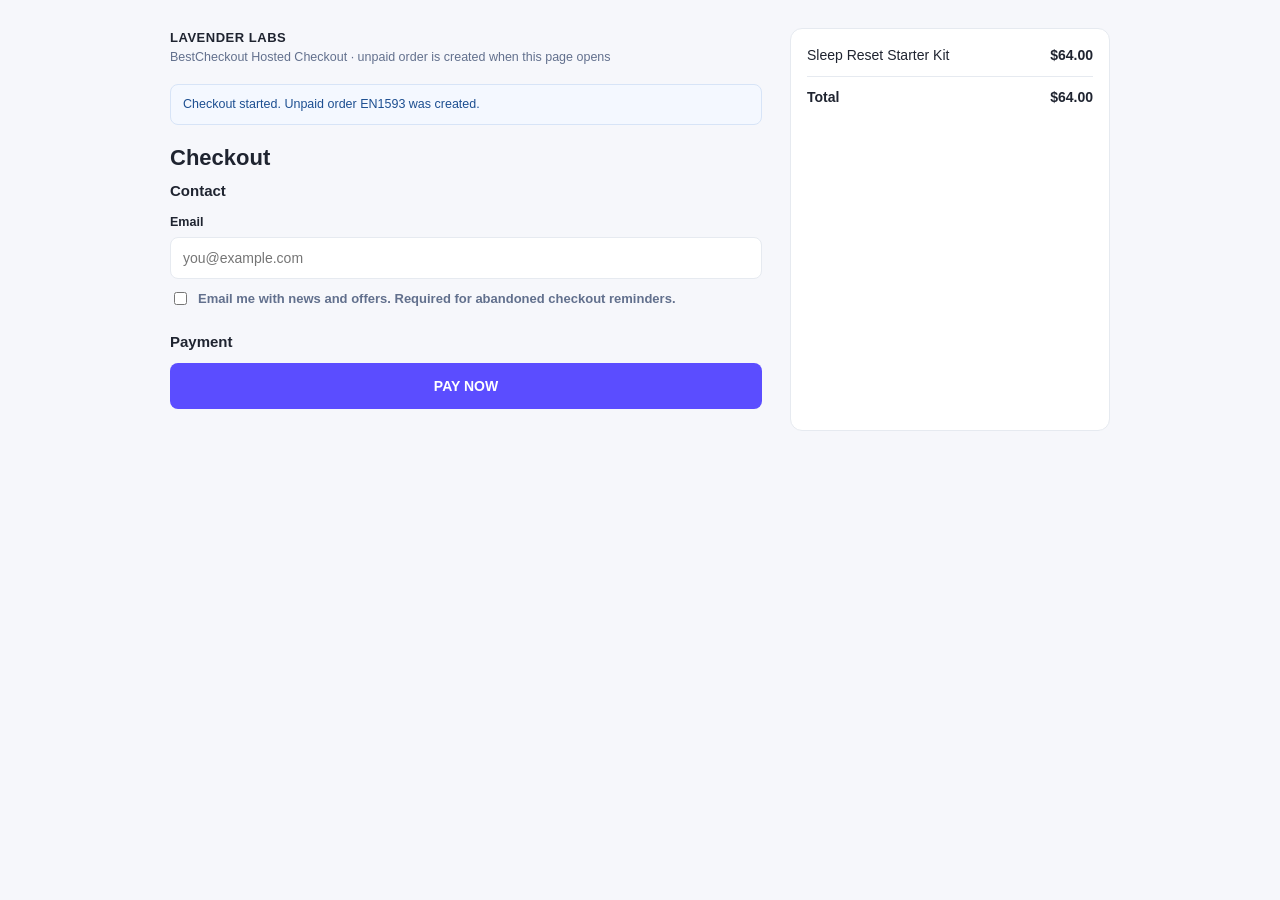
<file: hosted-checkout/index.html>
<!DOCTYPE html>
<html lang="en">
<head>
  <meta charset="UTF-8" />
  <meta name="viewport" content="width=device-width, initial-scale=1.0" />
  <title>Lavender Labs · Hosted Checkout</title>
  <link rel="icon" href="../assets/brand-mark.svg" type="image/svg+xml" />
  <link rel="stylesheet" href="https://rsms.me/inter/inter.css" />
  <style>
    :root { --ink:#1f2430; --muted:#62708d; --line:#e6eaf0; --brand:#5b4dff; --page:#f6f7fb; }
    * { box-sizing: border-box; }
    body { margin: 0; font: 14px/1.5 Inter, -apple-system, BlinkMacSystemFont, "Segoe UI", sans-serif; color: var(--ink); background: var(--page); }
    .wrap { max-width: 980px; margin: 0 auto; padding: 28px 20px 48px; display: grid; grid-template-columns: minmax(0, 1.15fr) 320px; gap: 28px; }
    .brand { font-size: 13px; font-weight: 800; letter-spacing: .04em; }
    .note { margin: 0 0 16px; padding: 10px 12px; border: 1px solid #d7e4f7; border-radius: 8px; background: #f4f8ff; color: #1d4f91; font-size: 12.5px; }
    h1 { margin: 0 0 6px; font-size: 22px; }
    .eyebrow { margin: 0 0 18px; color: var(--muted); font-size: 12.5px; }
    .section { margin-bottom: 22px; }
    .section h2 { margin: 0 0 10px; font-size: 15px; }
    label { display: block; margin: 0 0 6px; font-size: 12.5px; font-weight: 600; }
    input[type="email"] { width: 100%; height: 42px; padding: 0 12px; border: 1px solid var(--line); border-radius: 8px; font: inherit; }
    input.is-invalid { border-color: #c2410c; }
    .err { color: #c2410c; font-size: 12px; margin: 6px 0 0; }
    .consent { display: flex; gap: 8px; align-items: flex-start; margin-top: 10px; color: var(--muted); font-size: 13px; }
    .pay { width: 100%; height: 46px; border: 0; border-radius: 8px; background: var(--brand); color: #fff; font: 700 14px/1 Inter, sans-serif; cursor: pointer; }
    .card { background: #fff; border: 1px solid var(--line); border-radius: 12px; padding: 16px; }
    .item { display: flex; justify-content: space-between; gap: 12px; margin-bottom: 10px; }
    .total { display: flex; justify-content: space-between; padding-top: 10px; border-top: 1px solid var(--line); font-weight: 700; }
    .ok { margin: 0 0 16px; padding: 10px 12px; border: 1px solid #b7e0c8; border-radius: 8px; background: #eef9f2; color: #17663c; }
    @media (max-width: 800px) { .wrap { grid-template-columns: 1fr; } }
  </style>
</head>
<body>
  <main class="wrap">
    <section>
      <div class="brand">LAVENDER LABS</div>
      <p class="eyebrow">BestCheckout Hosted Checkout · unpaid order is created when this page opens</p>
      <div id="notice"></div>
      <h1>Checkout</h1>
      <div class="section">
        <h2>Contact</h2>
        <label for="email">Email</label>
        <input id="email" type="email" placeholder="you@example.com" autocomplete="email" />
        <div class="err" id="email-error" hidden></div>
        <label class="consent"><input id="marketing" type="checkbox" /><span>Email me with news and offers. Required for abandoned checkout reminders.</span></label>
      </div>
      <div class="section">
        <h2>Payment</h2>
        <button class="pay" id="pay" type="button">PAY NOW</button>
      </div>
    </section>
    <aside class="card">
      <div class="item"><span>Sleep Reset Starter Kit</span><strong>$64.00</strong></div>
      <div class="total"><span>Total</span><span>$64.00</span></div>
    </aside>
  </main>
  <script>
    const KEY = 'bc_unpaid_hosted_checkout';
    const WINDOW_MS = 48 * 60 * 60 * 1000;
    const params = new URLSearchParams(location.search);
    const token = params.get('token') || '';

    function read() {
      try { return JSON.parse(localStorage.getItem(KEY) || 'null'); } catch (e) { return null; }
    }
    function write(record) {
      localStorage.setItem(KEY, JSON.stringify(record));
    }
    function notice(text, kind) {
      const el = document.getElementById('notice');
      el.className = kind === 'ok' ? 'ok' : 'note';
      el.textContent = text;
      el.hidden = !text;
    }

    function startOrReuse() {
      const existing = read();
      const now = Date.now();
      if (token && existing && existing.token !== token) {
        notice('This recovery link does not match the current unpaid checkout.');
        return existing;
      }
      if (existing && existing.status === 'unpaid' && now - existing.startedAt < WINDOW_MS && (!token || existing.token === token)) {
        existing.lastActivityAt = now;
        write(existing);
        notice('Continuing unpaid order ' + existing.orderSn + '. A new checkout was not created.');
        return existing;
      }
      const record = {
        orderSn: token ? 'EN1049' : 'EN' + String(1100 + (now % 800)),
        token: token || ('rcv_bc_' + now.toString(36)),
        email: existing && existing.email ? existing.email : '',
        marketing: existing ? !!existing.marketing : false,
        status: 'unpaid',
        abandonStatus: 'in_progress',
        startedAt: now,
        lastActivityAt: now,
      };
      write(record);
      if (!token) {
        const url = new URL(location.href);
        url.searchParams.set('token', record.token);
        history.replaceState({}, '', url);
      }
      notice('Checkout started. Unpaid order ' + record.orderSn + ' was created.');
      return record;
    }

    const record = startOrReuse();
    const email = document.getElementById('email');
    const marketing = document.getElementById('marketing');
    const error = document.getElementById('email-error');
    email.value = record.email || '';
    marketing.checked = !!record.marketing;
    if (record.status === 'paid') notice('Payment captured on unpaid order ' + record.orderSn + '. This checkout is recovered.', 'ok');

    function validEmail(value) {
      return /^[^\s@]+@[^\s@]+\.[^\s@]+$/.test(value);
    }
    function persistContact() {
      const current = read() || record;
      current.email = email.value.trim();
      current.marketing = marketing.checked;
      current.lastActivityAt = Date.now();
      write(current);
    }
    email.addEventListener('change', function () {
      const value = email.value.trim();
      if (value && !validEmail(value)) {
        email.classList.add('is-invalid');
        error.hidden = false;
        error.textContent = 'Enter a valid email address.';
        return;
      }
      email.classList.remove('is-invalid');
      error.hidden = true;
      persistContact();
    });
    marketing.addEventListener('change', persistContact);
    document.getElementById('pay').addEventListener('click', function () {
      const value = email.value.trim();
      if (!value || !validEmail(value)) {
        email.classList.add('is-invalid');
        error.hidden = false;
        error.textContent = 'Enter a valid email address.';
        return;
      }
      const current = read() || record;
      current.status = 'paid';
      current.abandonStatus = 'recovered';
      current.email = value;
      current.recoveredAt = Date.now();
      write(current);
      notice('Payment captured on unpaid order ' + current.orderSn + '. This checkout is recovered.', 'ok');
    });
  </script>
</body>
</html>
</file>
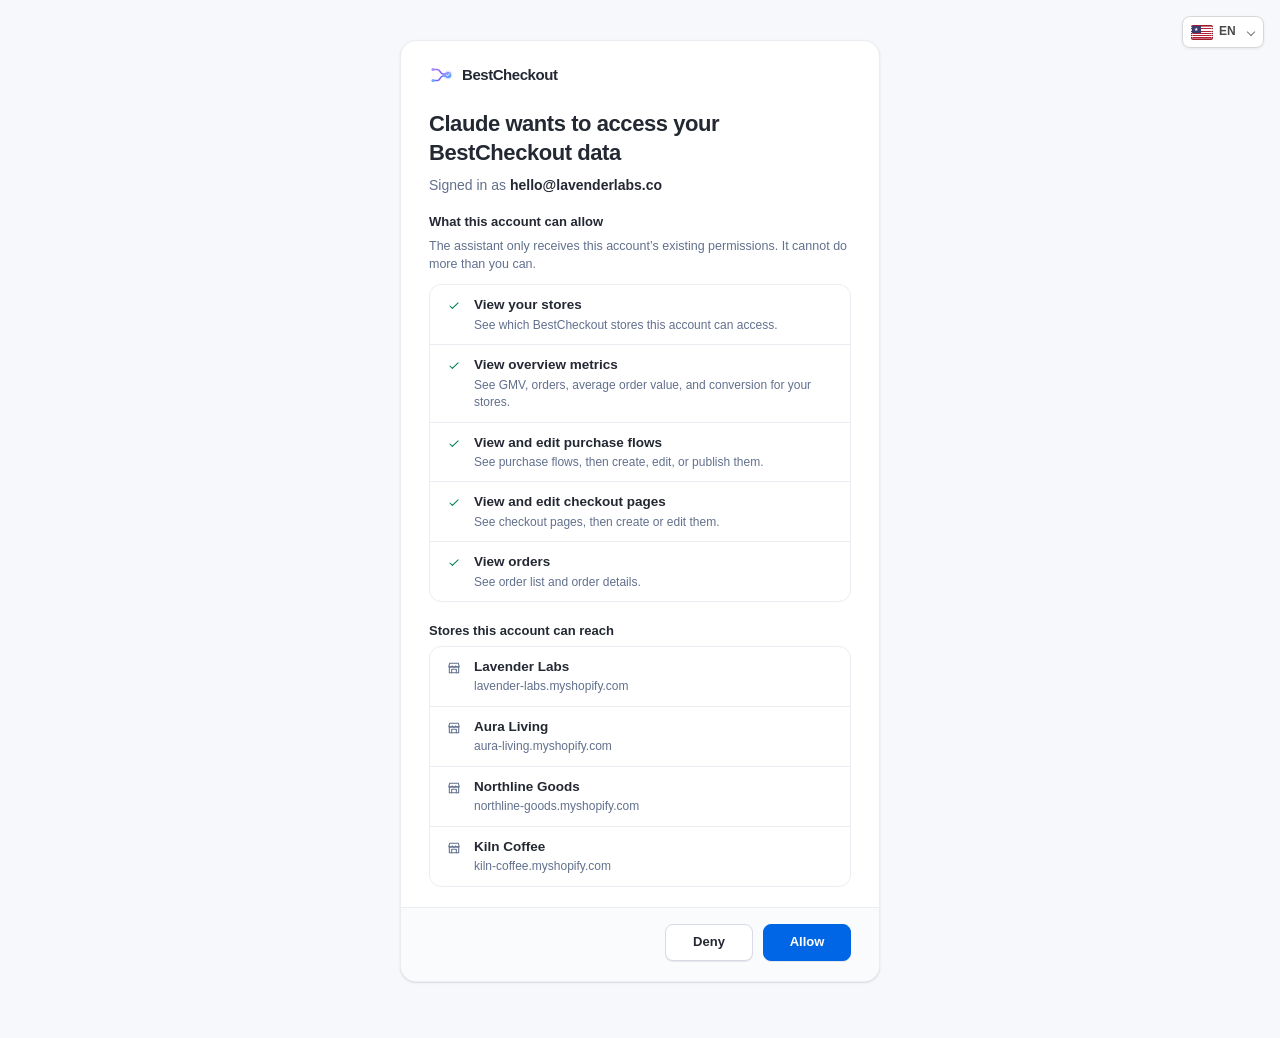
<file: oauth/consent.html>
<!doctype html>
<html lang="en">
<head>
  <meta charset="utf-8" />
  <meta name="viewport" content="width=device-width, initial-scale=1" />
  <title>Authorize BestCheckout</title>
  <base href="../" />
  <link rel="icon" href="assets/brand-mark.svg" type="image/svg+xml" />
  <link rel="stylesheet" href="https://rsms.me/inter/inter.css" />
  <link rel="stylesheet" href="src/views/admin/bestcheckout/tokens.css" />
  <link rel="stylesheet" href="src/views/admin/bestcheckout/style.css?rev=20261110-contact-whatsapp" />
  <style>body{font-family:Inter,-apple-system,BlinkMacSystemFont,"Segoe UI",Roboto,"Helvetica Neue",Arial,sans-serif}</style>
</head>
<body>
  <div id="app"></div>
  <div id="modal-root"></div>
  <div id="toast-root"></div>
  <script type="module" src="src/views/admin/bestcheckout/app.js?rev=20261110-contact-whatsapp"></script>
</body>
</html>
</file>
<file: assets/theme.css>
/* BestVoy Admin — theme tokens & components (mirrors reference/bestvoy-admin web-antd look) */
:root {
  --brand: #0066e6;
  --ink: #242833;
  --ink-body: #474f5e;
  --ink-muted: #62708d;
  --page: #ffffff;
  --panel: #f7f8fb;
  --hair: #eaedf1;
  --ctl: #d7dbe7;
  --line: var(--ctl);
  --ok: #008051; --ok-bg: #e0f2ec; --ok-border: #cce6dd;
  --warn: #ffc453; --err: #D33612;
  --sidebar-w: 220px;
  --header-h: 60px;
  --radius: 8px;
  --float-shadow: 0 6px 16px 0 rgb(0 0 0 / 8%), 0 3px 6px -4px rgb(0 0 0 / 12%), 0 9px 28px 8px rgb(0 0 0 / 5%);
}

html, body { height: 100%; }
body { font-size: 14px; line-height: 1.5; color: var(--ink); }
* { -webkit-font-smoothing: antialiased; }

/* ---------- Sidebar ---------- */
.app-sidebar {
  width: var(--sidebar-w);
  flex: 0 0 var(--sidebar-w);
  background: transparent;
  border-right: 1px solid var(--hair);
  display: flex; flex-direction: column;
  height: 100%;
}
.brand-row { height: var(--header-h); display: flex; align-items: center; gap: 8px; padding: 0 16px; border-bottom: 1px solid var(--hair); }
.brand-mark { display: block; width: 28px; height: 28px; object-fit: contain; filter: drop-shadow(0 3px 7px rgb(90 91 255 / 20%)); }
.nav-scroll { flex: 1; overflow-y: auto; padding: 8px; }
.nav-group-label { font-size: 11px; font-weight: 600; letter-spacing: .04em; text-transform: uppercase; color: var(--ink-muted); padding: 14px 10px 6px; }
.nav-item { display: flex; align-items: center; gap: 10px; padding: 8px 10px; border-radius: var(--radius); color: var(--ink-body); font-size: 14px; cursor: pointer; user-select: none; white-space: nowrap; }
.nav-item:hover { background: var(--panel); }
.nav-item.active { background: #ebf0ff; color: #356dff; font-weight: 600; }
.nav-item.active .nav-ico { color: #356dff; }
.nav-ico { width: 18px; height: 18px; flex: 0 0 18px; color: var(--ink-muted); }
.nav-badge { margin-left: auto; font-size: 12px; color: var(--ink-muted); }
.nav-item.active .nav-badge { color: var(--brand); }
.nav-group { margin-top: 4px; }
.nav-subs { display: flex; flex-direction: column; gap: 4px; padding: 8px 0 10px; }
.nav-sub { display: flex; align-items: center; gap: 10px; padding: 7px 10px 7px 38px; border-radius: var(--radius); color: var(--ink-body); font-size: 13.5px; cursor: pointer; white-space: nowrap; }
.nav-sub:hover { background: var(--panel); }
.nav-sub.active { background: #e6f0ff; color: var(--brand); font-weight: 600; }
.nav-caret { margin-left: auto; transition: transform .15s; color: var(--ink-muted); }
.nav-caret.open { transform: rotate(90deg); }
.nav-subs.collapsed { display: none; }

/* ---------- Header ---------- */
.app-header { height: var(--header-h); flex: 0 0 var(--header-h); background: #f2f5ff; display: flex; align-items: center; gap: 12px; padding: 0 24px 0 12px; }
/* ---- App shell: top full-width header + body(sidebar + white content card), mirrors bestvoy-admin basic.vue ---- */
.shell-root { flex-direction: column; background: #f2f5ff; }
.app-body { flex: 1; min-height: 0; display: flex; background: #fff; border-radius: 24px 24px 0 0; overflow: hidden; }
.shell-view { background: transparent; scrollbar-gutter: stable; }
#root { padding: 20px 24px 40px; }

/* ---- Unsaved-changes bar (UnSavedChanges.tsx) — shared by every edit page ----
   Dark, fixed to the very top of the viewport, full width (covers the 60px header),
   square top corners. Centered alert icon + "You have unsaved changes" with a ghost
   Discard + primary on the right. Rendered by UI.unsavedBar(); toggled by UI.setUnsavedBar(). */
.unsaved-bar { position: fixed; top: 0; left: 0; right: 0; z-index: 80; min-height: var(--header-h); display: flex; align-items: center; gap: 8px; background: #242833; color: #fff; padding: 0 24px; box-shadow: 0 4px 12px rgb(0 0 0 / 18%); }
.unsaved-bar .btn-primary { height: 32px; }
.unsaved-bar .unsaved-discard { background: transparent; color: #fff; border: 1px solid rgb(255 255 255 / 55%); height: 32px; }
.unsaved-bar .unsaved-discard:hover { background: rgb(255 255 255 / 12%); border-color: rgb(255 255 255 / 75%); }
.hdr-logo { display: flex; align-items: center; gap: 8px; text-decoration: none; }
.hdr-logo-name { font-weight: 600; font-size: 18px; color: var(--ink); letter-spacing: -.01em; }
.nav-footer { padding: 8px; margin-top: auto; }
/* ---- Detail/edit container: fixed 1200px centered + 275px right rail (matches real admin) ---- */
.detail-wrap { width: 1200px; margin: 0 auto; padding: 0 20px 24px; }
.detail-cols { display: flex; gap: 24px; align-items: flex-start; }
.detail-main { flex: 1; min-width: 0; }
.detail-rail { width: 275px; flex: 0 0 275px; }
.bn-num input::-webkit-outer-spin-button, .bn-num input::-webkit-inner-spin-button { -webkit-appearance: none; margin: 0; }
.bn-num input { -moz-appearance: textfield; appearance: textfield; }
.search-box { flex: 1; max-width: 720px; margin: 0 auto; display: flex; align-items: center; gap: 8px; height: 34px; padding: 0 12px; background: var(--panel); border: 1px solid var(--hair); border-radius: var(--radius); color: var(--ink-muted); font-size: 13px; }
.icon-btn { width: 32px; height: 32px; border-radius: var(--radius); background: #EEF0F7; border: none; display: grid; place-items: center; color: var(--ink-body); cursor: pointer; }
.icon-btn:hover { background: #e3e6f0; }
.hdr-ico { width: 32px; height: 32px; border-radius: var(--radius); background: transparent; border: none; display: grid; place-items: center; color: var(--ink-muted); cursor: pointer; }
.hdr-ico:hover { background: var(--panel); color: var(--ink-body); }
.avatar { width: 28px; height: 28px; border-radius: 7px; background: #111827; color: #fff; display: grid; place-items: center; font-size: 12px; font-weight: 600; }

/* ---------- Page / content ---------- */
.view-wrap { padding: 0; }
.page-title { font-size: 20px; font-weight: 600; color: var(--ink); }
.muted { color: var(--ink-muted); }
.subtle { color: var(--ink-body); }

/* ---------- Cards ---------- */
.panel { background: #fff; border: 1px solid var(--hair); border-radius: 12px; box-shadow: 0 1px 2px 0 rgb(16 24 40 / 4%); }
/* main product-edit sections: grey fill, white controls inside (mirrors real admin Add product) */
.panel.sec-grey { background: var(--panel); }
.sec-grey .tbl, .sec-grey textarea { background: #fff; }
/* soft grey content box INSIDE a white card (mirrors reference global .b-c, #f7f8fb).
   The white card padding becomes the gap around it — i.e. grey is inset, not edge-to-edge.
   Used by product-edit sections and settings blocks; controls inside stay white. */
.b-c { background: #f7f8fb; border-radius: 8px; }
.b-c .input, .b-c textarea, .b-c .tbl { background: #fff; }
/* datalist autocomplete inputs (e.g. product variant name) — hide the native dropdown
   arrow so they read as a clean input like the live Ant AutoComplete (no chevron overflow). */
input[list]::-webkit-calendar-picker-indicator { display: none !important; }
.card-pad { padding: 16px; }
.card-title { font-size: 14px; font-weight: 600; color: var(--ink); }
.card-link-title { font-size: 14px; font-weight: 600; color: var(--brand); cursor: pointer; }
.card-link-title:hover { text-decoration: underline; }
.stat-value { font-size: 22px; font-weight: 600; color: var(--ink); letter-spacing: -.01em; }
.delta-up { color: var(--ok); font-size: 12px; font-weight: 500; }
.delta-down { color: var(--err); font-size: 12px; font-weight: 500; }

/* ---------- Buttons ---------- */
.btn { height: 32px; padding: 0 14px; border-radius: var(--radius); font-size: 13px; font-weight: 500; display: inline-flex; align-items: center; gap: 6px; cursor: pointer; border: 1px solid transparent; }
.btn-primary { background: var(--brand); color: #fff; }
.btn-primary:hover { background: #0058c4; }
.btn-default { background: #fff; color: var(--ink); border-color: var(--ctl); }
.btn-default:hover { background: var(--panel); }
.btn-gray { background: rgb(0 39 155 / 7%); color: var(--ink); }
.btn-gray:hover { background: rgb(0 39 155 / 12%); }

/* Back button — match bestvoy-admin .back-button */
.back-btn { display: inline-flex; align-items: center; justify-content: center; width: 32px; height: 32px; padding: 0; background: #eef0f7; border: none; border-radius: 8px; color: var(--ink); cursor: pointer; transition: background-color .2s; flex: none; }
.back-btn:hover { background: #e2e6f1; }
/* row-action icons inside list tables: plain icon, grey only on hover (matches real admin) */
.tbl .back-btn { background: transparent; }
.tbl .back-btn:hover { background: #eef0f7; }
/* sortable column header: stacked caret with breathing room + 3-state hover tooltip */
.sort-caret { display: inline-flex; flex-direction: column; align-items: center; gap: 2px; margin-left: 6px; vertical-align: middle; line-height: 1; }
.sort-caret span { font-size: 8px; line-height: 8px; }
.tbl th[data-tip] { position: relative; }
.tbl th[data-tip]:hover::after { content: attr(data-tip); position: absolute; bottom: calc(100% + 6px); left: 12px; white-space: nowrap; background: var(--ink); color: #fff; font-size: 12px; font-weight: 400; padding: 5px 9px; border-radius: 6px; box-shadow: var(--float-shadow); z-index: 40; pointer-events: none; }

/* Manage-filters grouped dropdown header */
.opt-group { padding: 8px 10px 4px; font-size: 11px; color: var(--ink-muted); font-weight: 600; }
.sel-trigger { width: 100%; display: flex; align-items: center; justify-content: space-between; cursor: pointer; height: 34px; padding: 0 12px; border: 1px solid var(--ctl); border-radius: var(--radius); background: #fff; font-size: 13px; line-height: 1; color: var(--ink); box-sizing: border-box; }
.sel-trigger:hover { border-color: var(--brand); }

/* ---------- Pills / tags ---------- */
.pill { display: inline-flex; align-items: center; gap: 8px; padding: 5px 12px; border-radius: 9999px; font-size: 12.5px; font-weight: 500; line-height: 1; color: #111827; }
.pill .dot { width: 8px; height: 8px; border-radius: 50%; }
.pill-blue { background: #dbeafe; } .pill-blue .dot { background: #2563eb; }
.pill-orange { background: #ffedd5; } .pill-orange .dot { background: #f97316; }
.pill-yellow { background: #fef3c7; color: #92400e; } .pill-yellow .dot { background: #d97706; }
.pill-green { background: var(--ok-bg); } .pill-green .dot { background: var(--ok); }
.pill-red { background: #fee2e2; } .pill-red .dot { background: #ef4444; }
.pill-gray { background: #f3f4f6; } .pill-gray .dot { background: #6b7280; }
.pill-purple { background: #ede9fe; } .pill-purple .dot { background: #7c3aed; }

/* Ant-style hover tooltip (body-fixed so table overflow cannot clip it) */
.ui-tip { position: fixed; z-index: 1080; max-width: 360px; pointer-events: none; }
.ui-tip-inner { background: rgba(0,0,0,.85); color: #fff; padding: 6px 8px; border-radius: 6px; font-size: 12px; line-height: 1.55; font-weight: 400; white-space: pre-line; box-shadow: 0 6px 16px rgba(0,0,0,.12); }
.ui-tip-arrow { position: absolute; bottom: -4px; width: 8px; height: 8px; margin-left: -4px; background: rgba(0,0,0,.85); transform: rotate(45deg); }
.ui-tip.is-below .ui-tip-arrow { bottom: auto; top: -4px; }

/* count badge on tabs */
.count-badge { display: inline-flex; align-items: center; border: 1px solid var(--hair); background: #fff; border-radius: 9999px; padding: 1px 8px; font-size: 12px; color: var(--ink-body); margin-left: 6px; }

/* ---------- Chips (date range / comparison etc.) ---------- */
.chip { display: inline-flex; align-items: center; gap: 6px; height: 32px; padding: 0 12px; border: 1px solid var(--ctl); background: #fff; border-radius: var(--radius); font-size: 13px; color: var(--ink); cursor: pointer; }
.chip:hover { background: var(--panel); }

/* ---------- Tabs ---------- */
.tabs { display: flex; gap: 4px; border-bottom: 1px solid var(--hair); }
.tab { padding: 10px 12px; font-size: 14px; color: var(--ink-body); cursor: pointer; border-bottom: 2px solid transparent; margin-bottom: -1px; display: inline-flex; align-items: center; }
.tab:hover { color: var(--ink); }
.tab.active { color: var(--brand); border-bottom-color: var(--brand); font-weight: 500; }

/* ---------- Table ---------- */
.tbl { width: 100%; border-collapse: collapse; font-size: 13.5px; }
.tbl thead th { background: #fff; text-align: left; font-weight: 600; color: var(--ink); padding: 12px 16px; border-bottom: 1px solid var(--hair); white-space: nowrap; }
.tbl tbody td { padding: 12px 16px; border-bottom: 1px solid var(--hair); color: var(--ink-body); vertical-align: middle; }
.tbl tbody td input[type="checkbox"],
.tbl tbody td input[type="radio"] { margin: 0; vertical-align: middle; }
.tbl tbody tr { cursor: pointer; }
.tbl tbody tr:hover { background: var(--panel); }
.tbl .num { text-align: right; font-variant-numeric: tabular-nums; }
.tbl tbody td { white-space: nowrap; }
/* horizontal scroll when columns overflow (e.g. after adding many via Edit) */
#table-area, #ptable, .tbl-wrap { overflow-x: auto; }

/* ---------- Misc ---------- */
.divider { height: 1px; background: var(--hair); }
.chart { width: 100%; height: 280px; }
.chart-sm { width: 100%; height: 64px; }
.placeholder { display: grid; place-items: center; min-height: 320px; color: var(--ink-muted); text-align: center; }
.kbd { border: 1px solid var(--ctl); border-radius: 5px; padding: 1px 6px; font-size: 11px; color: var(--ink-muted); background: var(--panel); }
.scroll-thin::-webkit-scrollbar { width: 8px; height: 8px; }
.scroll-thin::-webkit-scrollbar-thumb { background: #d7dbe7; border-radius: 8px; }

/* ---------- Source tag (Commerce / Behavior / Derived) ---------- */
.src-tag { display: inline-flex; align-items: center; gap: 5px; padding: 2px 9px; border-radius: 9999px; font-size: 11.5px; font-weight: 500; }
.src-tag .dot { width: 6px; height: 6px; border-radius: 50%; }
.src-Commerce { background: #e6f0ff; color: #0058c4; } .src-Commerce .dot { background: #0066e6; }
.src-Behavior { background: #efe9ff; color: #6d28d9; } .src-Behavior .dot { background: #7c3aed; }
.src-Derived { background: var(--ok-bg); color: #00684a; } .src-Derived .dot { background: var(--ok); }

/* ---------- Filters (reports list) ---------- */
.filter-input { height: 34px; padding: 0 32px 0 12px; border: 1px solid var(--ctl); border-radius: var(--radius); font-size: 13px; line-height: 32px; color: var(--ink); width: 280px; background: #fff; box-sizing: border-box; }
.filter-input:focus { outline: none; border-color: var(--brand); }
.filter-bar { display: flex; align-items: center; flex-wrap: wrap; gap: 8px; }
.filter-bar .filter-input { height: 34px; line-height: 34px; padding-top: 0; padding-bottom: 0; }
.filter-bar .ui-select { height: 34px; }
.filter-bar .ui-select .ui-select-label { transform: none; height: 32px; line-height: 32px; display: flex; align-items: center; }
.filter-bar .btn { height: 34px; padding-top: 1px; }
.filter-ico { position: absolute; right: 10px; top: 50%; transform: translateY(-50%); color: var(--ink-muted); display: inline-flex; align-items: center; pointer-events: none; }
/* search clear button (shown only when the input has text, via :placeholder-shown) */
.kw-clear { position: absolute; right: 32px; top: 50%; transform: translateY(-50%); width: 16px; height: 16px; border-radius: 50%; background: var(--ctl); color: #fff; display: grid; place-items: center; font-size: 12px; line-height: 1; cursor: pointer; }
.kw-clear:hover { background: var(--ink-muted); }
#kw-input:placeholder-shown ~ .kw-clear { display: none; }
/* segmented filter controls overlap via margin-left:-1px; lift the hovered/focused one so all 4 borders show */
.ui-select:hover, .ui-range:hover, .filter-input:hover, .filter-input:focus, .filter-select:hover { position: relative; z-index: 2; }
.filter-select { height: 34px; padding: 0 10px; border: 1px solid var(--ctl); border-radius: var(--radius); font-size: 13px; line-height: 32px; color: var(--ink); background: #fff; box-sizing: border-box; }
/* hairline under every list filter bar + symmetric top/bottom padding (overrides inline padding-bottom:8px) */
.card-pad:has(.filter-select), .card-pad:has(.filter-input) { border-bottom: 1px solid var(--hair); padding-top: 16px !important; padding-bottom: 16px !important; }

/* ---------- Builder (report detail / explore) ---------- */
.builder { display: flex; gap: 16px; align-items: flex-start; }
.builder-main { flex: 1; min-width: 0; }
.builder-side { width: 300px; flex: 0 0 300px; }
.ctrl-sec { padding: 14px 16px; border-bottom: 1px solid var(--hair); }
.ctrl-sec:last-child { border-bottom: none; }
.ctrl-label { font-size: 12px; font-weight: 600; color: var(--ink); text-transform: uppercase; letter-spacing: .03em; margin-bottom: 8px; }
.field-pill { display: inline-flex; align-items: center; gap: 6px; height: 22px; padding: 0 6px 0 8px; border-radius: 6px; background: var(--panel); border: 1px solid var(--hair); font-size: 12px; line-height: 1; color: var(--ink); margin: 0 6px 6px 0; box-sizing: border-box; vertical-align: middle; }
.field-pill > * { display: inline-flex; align-items: center; line-height: 1; transform: translateY(-0.5px); }
.field-pill .x { position: relative; width: 12px; height: 12px; margin: 0; padding: 0; cursor: pointer; color: var(--ink-muted); font-size: 0; line-height: 0; transform: none; }
.field-pill .x::before, .field-pill .x::after { content: ""; position: absolute; left: 50%; top: 50%; width: 9px; height: 1.2px; background: currentColor; }
.field-pill .x::before { transform: translate(-50%, -50%) rotate(45deg); }
.field-pill .x::after { transform: translate(-50%, -50%) rotate(-45deg); }
.field-pill .x:hover { color: var(--err); }
#pp-tags, #filter-tags, #bn-tags, #sub-tags { align-items: center; }
#pp-tags .field-pill, #filter-tags .field-pill, #bn-tags .field-pill, #sub-tags .field-pill { margin: 0; }
.add-field { display: inline-flex; align-items: center; gap: 4px; padding: 4px 10px; border-radius: 6px; border: 1px dashed var(--ctl); background: #fff; font-size: 12.5px; color: var(--brand); cursor: pointer; }
.add-field:hover { background: var(--brand-50, #e6f0ff); }
.menu-pop { position: absolute; z-index: 30; background: #fff; border: 1px solid var(--hair); border-radius: 8px; box-shadow: var(--float-shadow); padding: 6px; max-height: 260px; overflow: auto; min-width: 200px; }
.menu-pop .opt { padding: 7px 10px; border-radius: 6px; font-size: 13px; color: var(--ink-body); cursor: pointer; white-space: nowrap; }
.menu-pop .opt:hover { background: var(--panel); color: var(--ink); }
.viz-grid { display: grid; grid-template-columns: repeat(4, 1fr); gap: 6px; }
.viz-opt { display: grid; place-items: center; height: 40px; border: 1px solid var(--hair); border-radius: 6px; cursor: pointer; color: var(--ink-muted); }
.viz-opt:hover { border-color: var(--ctl); }
.viz-opt.active { border-color: var(--brand); color: var(--brand); background: #e6f0ff; }

/* Pagination — match bestvoy-admin (Ant Design Vue) */
.pg { display: inline-flex; align-items: center; gap: 8px; }
.pg-item { min-width: 32px; height: 32px; padding: 0 6px; display: inline-flex; align-items: center; justify-content: center; border: 1px solid var(--ctl); border-radius: 6px; background: #fff; color: var(--ink-body); font-size: 14px; cursor: pointer; user-select: none; }
.pg-item:hover { border-color: var(--brand); color: var(--brand); }
.pg-item.active { border-color: var(--brand); color: var(--brand); font-weight: 500; }
.pg-item.disabled { color: var(--ink-muted); border-color: var(--hair); cursor: not-allowed; }
.pg-size { height: 32px; border: 1px solid var(--ctl); border-radius: 6px; padding: 0 8px 0 10px; font-size: 14px; color: var(--ink-body); background: #fff; cursor: pointer; margin-left: 4px; }
.pg-size.ui-select { overflow: visible; }
.pg-size.ui-select .ui-select-label { overflow: visible; flex: 0 0 auto; transform: none; line-height: 20px; }

/* BestQL editor */
.ql-wrap { border: 1px solid var(--hair); border-radius: 10px; overflow: hidden; }
.ql-head { display: flex; align-items: center; justify-content: space-between; padding: 8px 12px; background: var(--panel); border-bottom: 1px solid var(--hair); }
.ql-name { font-size: 12px; font-weight: 600; color: var(--ink-muted); letter-spacing: .03em; }
.ql-editor { width: 100%; border: none; outline: none; padding: 12px; font-family: 'SFMono-Regular', ui-monospace, Menlo, Consolas, monospace; font-size: 12.5px; line-height: 1.7; color: #1f2937; resize: vertical; min-height: 132px; background: #fff; }
.ql-kw { color: #0058c4; font-weight: 600; }

/* Modal */
.modal-backdrop { position: fixed; inset: 0; background: rgb(15 23 42 / 35%); display: grid; place-items: center; z-index: 70; }
.modal { background: #fff; border-radius: 12px; width: 420px; box-shadow: var(--float-shadow); overflow: hidden; }
.modal-head { padding: 18px 18px 4px; font-size: 15px; font-weight: 600; }
.modal-warn { color: #f59e0b; display: inline-flex; align-items: center; }
.modal-body { padding: 18px; }
.modal-foot { padding: 4px 18px 18px; display: flex; justify-content: flex-end; gap: 8px; }
.input { width: 100%; height: 36px; padding: 0 12px; border: 1px solid var(--ctl); border-radius: var(--radius); font-size: 14px; background: #fff; }
.input:focus { outline: none; border-color: var(--brand); }
.input:disabled, .input[readonly] { background: #f3f4f6; color: var(--ink-muted); cursor: default; opacity: 1; }
.pick-box { border: 1px solid var(--hair); border-radius: var(--radius); background: #fff; box-sizing: border-box; }
/* Same 1px outer border as .input.has-error. Do not use inline border on .pick-box —
   the shorthand would pin border-color and leave only the outer glow, looking thicker. */
.input.has-error, .input.has-error:focus,
.ui-select.has-error, .ui-select.has-error:hover, .ui-select.has-error:focus,
.pick-box.has-error { border-color: var(--err); box-shadow: none; }

/* metric tooltip */
.tipbox { position: fixed; z-index: 90; max-width: 264px; background: #fff; border: 1px solid var(--hair); border-radius: 8px; box-shadow: var(--float-shadow); padding: 10px 12px; pointer-events: none; }
.tip-title { font-weight: 600; font-size: 13px; color: var(--ink); margin-bottom: 3px; }
.tip-desc { font-size: 12px; color: var(--ink-body); line-height: 1.5; }
.tip-formula { font-family: ui-monospace, Menlo, Consolas, monospace; font-size: 11.5px; color: var(--brand); margin-top: 6px; background: var(--panel); padding: 4px 6px; border-radius: 5px; }
.metric-help { width: 15px; height: 15px; margin-left: 4px; display: inline-flex; align-items: center; justify-content: center; vertical-align: -2px; border-radius: 999px; color: var(--ink-muted); cursor: help; }
.metric-help:hover, .metric-help:focus { color: var(--brand); outline: none; box-shadow: 0 0 0 2px rgb(0 102 230 / 12%); }
.metric-help svg { display: block; }

/* popover layer + calendar */
.pop-layer { position: fixed; inset: 0; z-index: 80; pointer-events: none; }
.pop-layer .menu-pop { pointer-events: auto; }
.cal-grid { display: grid; grid-template-columns: repeat(7, 30px); gap: 2px; }
.cal-h { text-align: center; font-size: 11px; color: var(--ink-muted); height: 24px; line-height: 24px; }
.cal-day { text-align: center; font-size: 12.5px; height: 30px; line-height: 30px; border-radius: 6px; cursor: pointer; }
.cal-day:hover { background: var(--panel); }
.cal-day.sel { background: var(--brand); color: #fff; }

/* live ping dot */
.live-dot { width: 8px; height: 8px; border-radius: 50%; background: var(--ok); display: inline-block; box-shadow: 0 0 0 0 rgb(0 128 81 / 50%); animation: ping 1.6s infinite; }
@keyframes ping { 0% { box-shadow: 0 0 0 0 rgb(0 128 81 / 40%); } 70% { box-shadow: 0 0 0 8px rgb(0 128 81 / 0%); } 100% { box-shadow: 0 0 0 0 rgb(0 128 81 / 0%); } }

/* ---------- "By date range" report (chart metric selector + info banner) ---------- */
.info-banner { display: flex; align-items: center; gap: 10px; background: #e6f0ff; border: 1px solid #cfe1ff; color: #1e3a8a; border-radius: 8px; padding: 10px 14px; font-size: 13px; margin-bottom: 16px; }
.orders-page-head { margin-bottom: 16px; }
.orders-page-head .page-title { margin-bottom: 4px; }
.orders-page-subtitle { margin: 0; color: var(--ink-muted); font-size: 13px; line-height: 20px; }
.shopify-sync-cell { display: flex; flex-direction: column; align-items: flex-start; gap: 5px; min-width: 124px; padding: 2px 0; line-height: 1; }
.shopify-sync-status { display: flex; min-width: 0; }
/* Sync state is a compact metadata tag, matching the Subscription / Bundle tags
   beneath the order number instead of reading like a primary status pill. */
.shopify-sync-status .pill { gap: 0; padding: 3px 6px; border-radius: 4px; font-size: 10.5px; font-weight: 600; line-height: 1; }
.shopify-sync-status .pill .dot { display: none; }
.shopify-sync-status .pill-green { background: #e8f7f0; color: #16875f; }
.shopify-sync-status .pill-orange { background: #fff1df; color: #c46a0a; }
.shopify-sync-status .pill-red { background: #fff0f0; color: #c74343; }
.shopify-sync-status .pill-gray { background: #eef0f4; color: #596273; }
.shopify-sync-reference, .shopify-sync-action { display: inline-flex; align-items: center; gap: 4px; border: 0; padding: 0; background: transparent; color: var(--brand); font-size: 12px; font-weight: 600; line-height: 16px; text-decoration: none; cursor: pointer; }
.shopify-sync-reference { font-variant-numeric: tabular-nums; }
.shopify-sync-reference:hover, .shopify-sync-action:hover { color: var(--brand-hover); text-decoration: underline; }
.info-banner .x { margin-left: auto; cursor: pointer; color: var(--ink-muted); font-size: 12px; }
.info-banner .x:hover { color: var(--ink); }
.metric-sel { display: inline-flex; align-items: center; gap: 6px; height: 32px; padding: 0 10px; border: 1px solid var(--ctl); border-radius: var(--radius); background: #fff; font-size: 13px; font-weight: 500; color: var(--ink); cursor: pointer; }
.metric-sel:hover { border-color: var(--brand); }
.lnk { color: var(--brand); font-size: 13px; cursor: pointer; }
.lnk:hover { text-decoration: underline; }

/* ---------- Edit drawer (right slide-in, catalog-driven column/metric picker) ---------- */
.drawer-backdrop { position: fixed; inset: 0; background: rgb(15 23 42 / 35%); z-index: 60; display: flex; justify-content: flex-end; }
.drawer { width: 380px; max-width: 92vw; height: 100%; background: #fff; display: flex; flex-direction: column; box-shadow: -8px 0 24px rgb(0 0 0 / 12%); animation: drawerIn .18s ease; }
@keyframes drawerIn { from { transform: translateX(24px); opacity: .5; } to { transform: none; opacity: 1; } }
.drawer-head { display: flex; align-items: center; justify-content: space-between; padding: 16px 18px; font-size: 16px; font-weight: 600; border-bottom: 1px solid var(--hair); }
.drawer-x { cursor: pointer; color: var(--ink-muted); display: inline-flex; }
.drawer-x:hover { color: var(--ink); }
.drawer-search { padding: 12px 18px; position: relative; border-bottom: 1px solid var(--hair); }
.drawer-search .search-ico { position: absolute; left: 28px; top: 21px; color: var(--ink-muted); }
.drawer-search .filter-input { padding-left: 32px; }
.drawer-body { flex: 1; overflow-y: auto; padding: 6px 18px 16px; }
.edit-sec-label { font-size: 11px; font-weight: 700; letter-spacing: .05em; color: var(--ink-muted); padding: 12px 0 2px; }
.edit-group { border-bottom: 1px solid var(--hair); padding: 4px 0 6px; }
.edit-group-head { display: flex; align-items: center; justify-content: space-between; cursor: pointer; font-size: 13.5px; font-weight: 600; color: var(--ink); padding: 6px 0; }
.edit-caret { color: var(--ink-muted); transition: transform .15s; display: inline-flex; }
.edit-caret.col { transform: rotate(-90deg); }
.edit-selall { display: inline-block; margin: 2px 0 4px; }
.edit-check { display: flex; align-items: center; gap: 8px; padding: 5px 0; font-size: 13.5px; color: var(--ink-body); cursor: pointer; }
.edit-check input { width: 15px; height: 15px; accent-color: var(--brand); cursor: pointer; flex: none; }
.drawer-foot { display: flex; align-items: center; gap: 8px; padding: 14px 18px; border-top: 1px solid var(--hair); }

/* Social→platform drill-down rows in commerce by-dimension reports */
.drill-caret { display: inline-flex; cursor: pointer; color: var(--ink-muted); transform: rotate(-90deg); transition: transform .15s; margin-right: 4px; vertical-align: middle; }
.drill-caret.open { transform: rotate(0deg); }
.drill-row td { background: var(--panel); color: var(--ink-muted); }
.drill-row td:first-child { padding-left: 20px; }

/* ---------- Reports library (SHOPLINE card-grid) ---------- */
.rep-grid { column-count: 3; column-gap: 16px; }
@media (max-width: 1180px) { .rep-grid { column-count: 2; } }
@media (max-width: 760px) { .rep-grid { column-count: 1; } }
.rep-card { break-inside: avoid; -webkit-column-break-inside: avoid; background: #fff; border: 1px solid var(--hair); border-radius: 12px; padding: 16px 18px; margin: 0 0 16px; box-shadow: 0 1px 2px 0 rgb(16 24 40 / 4%); display: inline-block; width: 100%; }
.rep-card-title { font-size: 15px; font-weight: 600; color: var(--ink); margin-bottom: 4px; }
.rep-card-desc { font-size: 12.5px; color: var(--ink-muted); line-height: 1.5; margin-bottom: 12px; }
.rep-card-sub { font-size: 11px; font-weight: 700; letter-spacing: .04em; color: var(--ink-muted); text-transform: uppercase; margin-bottom: 4px; }
.rep-link { font-size: 13.5px; color: var(--brand); cursor: pointer; padding: 5px 0; }
.rep-link:hover { text-decoration: underline; }

/* ======================================================================
   Prototype hub — shared shell extras, landing map, changelog, mobile
   (additions on top of the bestvoy-admin theme above; shared by all pages)
   ====================================================================== */

/* brand row works as a link back to the hub */
a.brand-row { text-decoration: none; color: inherit; }

/* planned (not-yet-built) modules in the sidebar */
.nav-item.planned { color: var(--ink-muted); cursor: default; }
.nav-item.planned:hover { background: transparent; }
.nav-soon { margin-left: auto; font-size: 10px; font-weight: 600; letter-spacing: .03em; text-transform: uppercase; color: var(--ink-muted); background: var(--panel); border: 1px solid var(--hair); border-radius: 9999px; padding: 1px 7px; }
.nav-item.active .nav-soon { color: var(--brand); border-color: #cfe1ff; background: #e6f0ff; }

/* header: mobile sidebar toggle (hidden on desktop) */
.sidebar-toggle { display: none; }
.sidebar-backdrop { display: none; }

/* ---- Hub landing ---- */
.hub-hero { padding: 6px 0 14px; }
.hub-h1 { font-size: 22px; font-weight: 700; color: var(--ink); letter-spacing: -.01em; }
.hub-sub { color: var(--ink-muted); font-size: 14px; margin-top: 4px; }
.section-label { font-size: 12px; font-weight: 700; letter-spacing: .04em; text-transform: uppercase; color: var(--ink-muted); margin: 22px 0 10px; }
.hub-cols { align-items: flex-start; }
.mod-grid { display: grid; grid-template-columns: repeat(2, 1fr); gap: 14px; }
@media (max-width: 720px) { .mod-grid { grid-template-columns: 1fr; } }
.mod-card { display: flex; gap: 12px; padding: 16px; background: #fff; border: 1px solid var(--hair); border-radius: 12px; box-shadow: 0 1px 2px 0 rgb(16 24 40 / 4%); text-decoration: none; color: inherit; transition: border-color .15s, box-shadow .15s, transform .15s; }
a.mod-card:hover { border-color: var(--brand); box-shadow: var(--float-shadow); transform: translateY(-1px); }
.mod-card.planned { opacity: .7; }
.mod-ico { width: 40px; height: 40px; flex: 0 0 40px; border-radius: 10px; background: #e6f0ff; color: var(--brand); display: grid; place-items: center; }
.mod-ico .nav-ico { width: 22px; height: 22px; }
.mod-card.planned .mod-ico { background: var(--panel); color: var(--ink-muted); }
.mod-body { min-width: 0; }
.mod-name { font-size: 15px; font-weight: 600; color: var(--ink); display: flex; align-items: center; gap: 8px; }
.mod-desc { font-size: 12.5px; color: var(--ink-muted); line-height: 1.5; margin-top: 3px; }
.mod-foot { margin-top: 10px; display: flex; align-items: center; gap: 8px; }

/* status + version badges */
.st { display: inline-flex; align-items: center; gap: 5px; font-size: 11.5px; font-weight: 600; border-radius: 9999px; padding: 2px 9px; }
.st .dot { width: 6px; height: 6px; border-radius: 50%; }
.st-ready { background: var(--ok-bg); color: #00684a; } .st-ready .dot { background: var(--ok); }
.st-planned { background: var(--panel); color: var(--ink-muted); border: 1px solid var(--hair); } .st-planned .dot { background: var(--ink-muted); }
.st-beta { background: #fff4e0; color: #9a6400; } .st-beta .dot { background: var(--warn); }
.ver { display: inline-flex; align-items: center; font-size: 11.5px; font-weight: 600; color: var(--brand); background: #e6f0ff; border-radius: 9999px; padding: 1px 8px; }

/* ---- Changelog (timeline) ---- */
.cl-item { display: flex; gap: 14px; }
.cl-rail { display: flex; flex-direction: column; align-items: center; flex: 0 0 12px; }
.cl-dot { width: 11px; height: 11px; border-radius: 50%; background: var(--brand); box-shadow: 0 0 0 2px #cfe1ff; margin-top: 5px; flex: none; }
.cl-line { flex: 1; width: 2px; background: var(--hair); margin: 4px 0; }
.cl-body { padding-bottom: 18px; min-width: 0; }
.cl-head { display: flex; align-items: center; gap: 10px; }
.cl-ver { font-size: 14px; font-weight: 700; color: var(--ink); }
.cl-date { font-size: 12px; color: var(--ink-muted); }
.cl-title { font-size: 13px; color: var(--ink-body); margin-top: 2px; line-height: 1.5; }
.cl-list { margin: 8px 0 0; padding: 0; list-style: none; display: flex; flex-direction: column; gap: 5px; }
.cl-li { display: flex; align-items: flex-start; gap: 8px; font-size: 12.5px; color: var(--ink-body); }
.cl-li .nav-ico { width: 14px; height: 14px; color: var(--ink-muted); margin-top: 2px; flex: none; }
.cl-mod { font-size: 12px; color: var(--brand); text-decoration: none; }
.cl-mod:hover { text-decoration: underline; }

/* ---- Merchant Home dashboard ---- */
.home-page { max-width: none; margin: 0; padding: 8px 0 42px; }
.home-head { display: flex; align-items: flex-start; justify-content: space-between; gap: 24px; margin-bottom: 22px; }
.home-overline { color: var(--ink-muted); font-size: 11px; font-weight: 700; letter-spacing: .06em; text-transform: uppercase; }
.home-head h1 { margin: 0; color: var(--ink); font-size: 24px; font-weight: 700; line-height: 1.25; }
.home-head p { margin: 6px 0 0; color: var(--ink-muted); font-size: 13px; line-height: 1.5; }
.home-actions { display: flex; align-items: center; gap: 10px; flex: none; }
.home-actions .btn { height: 34px; padding: 0 13px; font-size: 13px; }
/* ---------- BestCheckout launch guide ---------- */
.home-onboarding { position: relative; margin-bottom: 16px; overflow: hidden; border: 1px solid #e6e0f5; border-radius: 12px; background: linear-gradient(135deg, #fcfbff 0%, #fff 48%, #fbfdff 100%); box-shadow: 0 3px 12px rgb(74 42 151 / 5%); }
.home-onboarding::before { content: ''; position: absolute; inset: 0 0 auto; height: 3px; background: linear-gradient(90deg, #7d50e7 0%, #9b5de5 46%, #3b82f6 100%); }
.onboard-head { display: flex; align-items: flex-start; justify-content: space-between; gap: 20px; padding: 21px 20px 16px; background: linear-gradient(112deg, rgb(126 80 231 / 9%) 0%, rgb(189 119 235 / 6%) 40%, rgb(59 130 246 / 5%) 100%); }
.home-onboarding.is-billing .onboard-head { align-items: center; padding: 20px; }
.onboard-head .home-overline { color: #7146d3; }
.onboard-head h2 { margin: 3px 0 0; color: var(--ink); font-size: 17px; line-height: 1.35; }
.onboard-head p { margin: 4px 0 0; color: var(--ink-muted); font-size: 12.5px; line-height: 1.5; }
.onboard-progress { width: 132px; flex: none; padding-top: 2px; }
.onboard-progress > div { display: flex; align-items: baseline; justify-content: flex-end; gap: 5px; color: #746a8b; font-size: 11.5px; }
.onboard-progress strong { color: #45346e; font-size: 14px; }
.onboard-progress > i { display: block; height: 5px; margin-top: 7px; overflow: hidden; border-radius: 999px; background: #e9e4f7; }
.onboard-progress > i > b { display: block; height: 100%; border-radius: inherit; background: linear-gradient(90deg, #7548e1 0%, #9756df 50%, #4285f4 100%); box-shadow: 0 0 8px rgb(120 73 226 / 45%); }
.onboard-rows { border-top: 1px solid var(--hair); }
.onboard-row { display: flex; align-items: center; gap: 13px; min-height: 70px; padding: 12px 20px; border-top: 1px solid var(--hair); }
.onboard-row:first-child { border-top: 0; }
.onboard-row.current { position: relative; background: linear-gradient(90deg, #f4efff 0%, #faf8ff 55%, #f2f7ff 100%); }
.onboard-row.current::before { content: ''; position: absolute; inset: 0 auto 0 0; width: 3px; background: linear-gradient(180deg, #7c4ce2, #4688f4); }
.onboard-step { display: grid; width: 20px; height: 20px; flex: 0 0 20px; place-items: center; box-sizing: border-box; border: 2px solid #d5dbe5; border-radius: 50%; color: transparent; font-size: 12px; font-weight: 800; }
.onboard-row.current .onboard-step { border-color: #a57ae9; background: #fff; box-shadow: 0 0 0 4px rgb(132 79 226 / 10%); }
.onboard-step i { width: 8px; height: 8px; border-radius: 50%; background: linear-gradient(135deg, #7c4ce2, #4b87f2); }
.onboard-row.done .onboard-step { border-color: #3dbb73; background: #3dbb73; color: #fff; }
.onboard-copy { min-width: 0; flex: 1; }
.onboard-copy strong { display: block; color: var(--ink); font-size: 13.5px; font-weight: 650; line-height: 1.35; }
.onboard-row.done .onboard-copy strong { color: var(--ink-muted); text-decoration: line-through; }
.onboard-copy small { display: block; margin-top: 3px; color: var(--ink-muted); font-size: 12px; line-height: 1.42; }
.onboard-action { display: inline-flex; align-items: center; justify-content: center; gap: 7px; min-width: 78px; height: 32px; padding: 0 11px; border-radius: 7px; background: linear-gradient(135deg, #7044d8 0%, #8b55dd 48%, #247de5 100%); box-shadow: 0 3px 7px rgb(100 61 205 / 20%); color: #fff; font-size: 12.5px; font-weight: 650; text-decoration: none; }
.onboard-action:hover { background: linear-gradient(135deg, #6037c5 0%, #7743ce 48%, #146fd3 100%); }
.onboard-action span { font-size: 18px; line-height: 1; }
.onboard-complete { color: #15804e; font-size: 12px; font-weight: 650; }
.onboard-safety { display: flex; align-items: center; gap: 8px; padding: 10px 20px; border-top: 1px solid #f0dfb9; background: #fffaf0; color: #735314; }
.onboard-safety span { display: grid; width: 17px; height: 17px; flex: none; place-items: center; border: 1px solid #d5a531; border-radius: 50%; font-size: 11px; font-weight: 750; }
.onboard-safety p { margin: 0; font-size: 12.5px; line-height: 1.45; }
.home-attention { margin-bottom: 24px; }
.home-attention-top { display: flex; align-items: center; justify-content: space-between; gap: 16px; padding: 0 0 10px; }
.home-attention-title { margin-top: 3px; color: var(--ink); font-size: 15px; font-weight: 650; }
.home-text-link { color: var(--brand); font-size: 12.5px; font-weight: 600; text-decoration: none; white-space: nowrap; }
.home-text-link:hover { text-decoration: underline; }
.home-attention-dashboard { display: grid; grid-template-columns: minmax(210px, .58fr) minmax(0, 1.7fr) minmax(260px, .85fr); gap: 16px; align-items: start; }
.home-attention-grid { display: grid; grid-template-columns: repeat(2, minmax(0, 1fr)); gap: 12px; min-width: 0; }
.home-attention-grid.is-single { grid-template-columns: 1fr; }
.home-attention-item { display: flex; align-items: center; gap: 10px; min-width: 0; padding: 14px 16px; border: 1px solid #f1dfb7; border-radius: 8px; background: #fffdf8; color: inherit; text-decoration: none; }
.home-attention-dashboard .home-attention-item { box-sizing: border-box; flex-direction: row; align-items: center; justify-content: flex-start; }
.home-attention-item:hover { border-color: #e8cb91; background: #fff8eb; }
.home-attention-icon { display: grid; width: 30px; height: 30px; flex: 0 0 30px; place-items: center; border-radius: 7px; }
.home-attention-icon .nav-ico { width: 16px; height: 16px; }
.home-attention-warn { color: #9a5a00; background: #fff1ce; }
.home-attention-danger { color: #b42318; background: #fff0ee; }
.home-attention-copy { display: grid; min-width: 0; gap: 3px; }
.home-attention-copy strong { display: flex; align-items: center; gap: 8px; min-width: 0; color: var(--ink); font-size: 13px; font-weight: 600; }
.home-attention-copy b { display: inline-flex; align-items: center; justify-content: center; min-width: 20px; height: 20px; flex: none; border-radius: 999px; background: #fde9e7; color: #c24137; font-size: 11px; font-weight: 750; line-height: 1; }
.home-attention-copy small { overflow: hidden; color: var(--ink-muted); font-size: 11.5px; line-height: 1.35; text-overflow: ellipsis; white-space: nowrap; }
.home-attention-dashboard .home-attention-copy strong { align-items: center; flex-direction: row; gap: 8px; }
.home-attention-dashboard .home-attention-copy small { white-space: normal; }
.home-attention-dashboard .home-row-caret { align-self: auto; margin-top: 0; }
.home-row-caret { margin-left: auto; color: var(--ink-muted); font-size: 20px; line-height: 1; }
.home-attention-clear { display: flex; align-items: center; gap: 12px; padding: 15px 16px; border: 1px solid var(--ok-border); border-radius: 8px; background: #f8fdfb; }
.home-attention-dashboard .home-attention-clear { box-sizing: border-box; align-items: flex-start; flex-direction: column; justify-content: center; }
.home-attention-clear-icon { display: grid; width: 32px; height: 32px; place-items: center; border-radius: 7px; background: var(--ok-bg); color: var(--ok); }
.home-attention-clear-icon .nav-ico { width: 17px; height: 17px; }
.home-attention-clear strong, .home-attention-clear span { display: block; }
.home-attention-clear strong { color: var(--ink); font-size: 13px; }
.home-attention-clear span { margin-top: 2px; color: var(--ink-muted); font-size: 12px; }
.home-attention-support-card { min-width: 0; overflow: hidden; border: 1px solid var(--hair); border-radius: 8px; background: #fff; }
.home-attention-support .home-section-head { padding: 15px 16px 12px; }
.home-data { margin-top: 24px; }
.home-section-head { display: flex; align-items: center; justify-content: space-between; gap: 16px; padding: 16px 18px 13px; }
.home-performance-head { padding: 0 0 12px; }
.home-section-head h2 { margin: 0; color: var(--ink); font-size: 15px; font-weight: 650; line-height: 1.35; }
.home-section-head p { margin: 3px 0 0; color: var(--ink-muted); font-size: 12px; line-height: 1.4; }
.home-range-tabs { display: inline-flex; align-items: center; padding: 3px; border: 1px solid var(--hair); border-radius: 7px; background: #fff; }
.home-range-tab { height: 27px; padding: 0 10px; border: 0; border-radius: 5px; background: transparent; color: var(--ink-muted); cursor: pointer; font: inherit; font-size: 12px; }
.home-range-tab:hover { color: var(--ink); background: var(--panel); }
.home-range-tab.active { color: var(--brand); background: var(--brand-50); font-weight: 600; }
.home-kpi-grid { display: grid; grid-template-columns: repeat(4, minmax(0, 1fr)); gap: 12px; }
.home-kpi { min-width: 0; padding: 15px 16px; border: 1px solid var(--hair); border-radius: 8px; background: #fff; color: inherit; text-decoration: none; }
.home-kpi:hover { border-color: #b9d4fb; box-shadow: 0 2px 8px rgb(15 23 42 / 6%); }
.home-kpi-label { display: block; overflow: hidden; color: var(--ink-muted); font-size: 12px; text-overflow: ellipsis; white-space: nowrap; }
.home-kpi strong { display: block; margin-top: 7px; overflow: hidden; color: var(--ink); font-size: 22px; font-weight: 700; line-height: 1.2; text-overflow: ellipsis; white-space: nowrap; }
.home-kpi-meta { display: block; margin-top: 7px; overflow: hidden; color: var(--ink-muted); font-size: 11px; text-overflow: ellipsis; white-space: nowrap; }
.home-kpi-meta b { color: var(--ok); font-weight: 650; }
.home-main-grid, .home-detail-grid { display: grid; grid-template-columns: minmax(0, 1.75fr) minmax(300px, .85fr); gap: 16px; margin-top: 16px; }
.home-panel { overflow: hidden; border: 1px solid var(--hair); border-radius: 8px; background: #fff; }
.home-data-insight { display: flex; min-height: 250px; flex-direction: column; padding: 18px; }
.home-data-insight .home-section-head { padding: 0; }
.home-data-insight .home-overline { color: var(--brand); }
.home-data-insight h2 { max-width: 250px; margin-top: 6px; font-size: 16px; }
.home-data-insight p { max-width: 290px; margin-top: 7px; color: var(--ink-body); font-size: 12.5px; line-height: 1.55; }
.home-data-insight-value { margin: 16px 0; padding: 11px 12px; border-radius: 8px; background: #f5f8fd; }
.home-data-insight-value > span { display: block; color: var(--ink-muted); font-size: 11.5px; }
.home-data-insight-value strong { display: block; margin-top: 3px; color: var(--ink); font-size: 22px; letter-spacing: -.02em; }
.home-data-insight-value small { display: block; margin-top: 2px; color: var(--ok); font-size: 11.5px; font-weight: 650; }
.home-data-insight.is-empty .home-data-insight-value small { color: var(--ink-muted); font-weight: 500; }
.home-data-insight .btn { align-self: flex-start; margin-top: auto; }
.home-icon-link { display: grid; width: 30px; height: 30px; place-items: center; border-radius: 6px; color: var(--ink-muted); text-decoration: none; }
.home-icon-link:hover { background: var(--panel); color: var(--ink); }
.home-icon-link .nav-ico { width: 16px; height: 16px; }
.home-chart-wrap { display: flex; height: 220px; min-width: 0; flex-direction: column; padding: 4px 18px 14px; }
.home-chart-wrap.is-empty { height: 248px; }
.home-chart { display: block; width: 100%; height: auto; min-height: 0; flex: 1; overflow: visible; }
.home-chart-grid { stroke: #edf0f5; stroke-width: 1; vector-effect: non-scaling-stroke; }
.home-chart-area { fill: rgb(0 102 230 / 8%); }
.home-chart-line { fill: none; stroke: var(--brand); stroke-linecap: round; stroke-linejoin: round; stroke-width: 3; vector-effect: non-scaling-stroke; }
.home-chart-labels { display: grid; min-width: 0; margin-top: 7px; color: var(--ink-muted); font-size: 11px; line-height: 14px; }
.home-chart-labels span { overflow: hidden; padding: 0 2px; text-align: center; text-overflow: ellipsis; white-space: nowrap; }
.home-chart-empty { margin: 8px 0 0; color: var(--ink-muted); font-size: 12px; line-height: 1.4; text-align: center; }
.home-health-list, .home-app-list, .home-order-list { border-top: 1px solid var(--hair); }
.home-health-row { display: flex; align-items: center; gap: 10px; min-width: 0; padding: 12px 16px; color: inherit; text-decoration: none; }
.home-health-row + .home-health-row, .home-app-row + .home-app-row, .home-order-row + .home-order-row { border-top: 1px solid var(--hair); }
.home-health-row:hover, .home-app-row:hover, .home-order-row:hover { background: #fbfcfe; }
.home-health-icon, .home-app-icon { display: grid; width: 29px; height: 29px; flex: 0 0 29px; place-items: center; border-radius: 7px; background: var(--panel); color: var(--ink-muted); }
.home-health-icon .nav-ico, .home-app-icon .nav-ico { width: 16px; height: 16px; }
.home-health-copy, .home-app-copy { display: grid; min-width: 0; gap: 1px; }
.home-health-copy strong, .home-app-copy strong { overflow: hidden; color: var(--ink); font-size: 12.5px; font-weight: 600; text-overflow: ellipsis; white-space: nowrap; }
.home-health-copy small, .home-app-copy small { overflow: hidden; color: var(--ink-muted); font-size: 11.5px; text-overflow: ellipsis; white-space: nowrap; }
.home-health-value { margin-left: auto; color: var(--ink-body); font-size: 11.5px; font-weight: 650; text-align: right; white-space: nowrap; }
.home-health-ok { color: var(--ok); }
.home-health-warn { color: #9a5a00; }
.home-health-muted { color: var(--ink-muted); }
.home-order-row { display: flex; align-items: center; justify-content: space-between; gap: 16px; min-width: 0; padding: 13px 18px; color: inherit; text-decoration: none; }
.home-order-main { display: flex; align-items: center; min-width: 0; gap: 9px; }
.home-order-id { color: var(--brand); font-size: 12.5px; font-weight: 650; white-space: nowrap; }
.home-order-customer { overflow: hidden; color: var(--ink-body); font-size: 12.5px; text-overflow: ellipsis; white-space: nowrap; }
.home-order-tags { display: inline-flex; flex-wrap: wrap; gap: 5px; }
.home-order-tag { display: inline-flex; align-items: center; height: 19px; padding: 0 6px; border-radius: 4px; background: #f3f4f6; color: #5b6475; font-size: 10.5px; font-weight: 600; white-space: nowrap; }
.home-order-source { background: #eaf3ff; color: #2168b7; }
.home-order-sub { background: #e9f7ef; color: #16824d; }
.home-order-side { display: flex; align-items: center; gap: 12px; flex: none; }
.home-order-side > strong { color: var(--ink); font-size: 12.5px; font-weight: 650; font-variant-numeric: tabular-nums; white-space: nowrap; }
.home-pill { display: inline-flex; align-items: center; gap: 5px; height: 21px; padding: 0 7px; border-radius: 999px; font-size: 10.5px; font-weight: 650; white-space: nowrap; }
.home-pill i { width: 5px; height: 5px; border-radius: 50%; background: currentColor; }
.home-pill-ok { color: #167a48; background: #e4f7ed; }
.home-pill-warn { color: #9a5a00; background: #fff0ce; }
.home-pill-danger { color: #b42318; background: #fff0ee; }
.home-pill-muted { color: #5f6878; background: #f1f3f6; }
.home-app-row { display: flex; align-items: center; gap: 10px; min-width: 0; padding: 14px 16px; color: inherit; text-decoration: none; }
.home-app-sub { color: #167a48; background: #e9f7ef; }
.home-app-checkout { color: #206dc9; background: #eaf3ff; }
.home-app-stats { display: grid; grid-template-columns: repeat(3, auto); column-gap: 8px; align-items: baseline; margin-left: auto; color: var(--ink-muted); font-size: 10.5px; text-align: right; white-space: nowrap; }
.home-app-stats b { color: var(--ink); font-size: 13px; font-weight: 700; }
.home-app-stats small { font-size: 10.5px; }
.home-stat-danger { color: var(--err) !important; }
.home-stat-warn { color: #9a5a00 !important; }
.home-stat-muted { color: var(--ink-muted) !important; }
.home-flow-performance { margin-top: 16px; }
.home-data-table-wrap { overflow-x: auto; border-top: 1px solid var(--hair); }
.home-data-table { width: 100%; min-width: 760px; border-collapse: collapse; }
.home-data-table th { padding: 10px 16px; background: var(--panel); color: var(--ink-muted); font-size: 11.5px; font-weight: 650; text-align: right; white-space: nowrap; }
.home-data-table th:first-child { text-align: left; }
.home-data-table td { padding: 13px 16px; border-top: 1px solid var(--hair); color: var(--ink-body); font-size: 13px; text-align: right; white-space: nowrap; }
.home-data-table td:first-child { min-width: 190px; text-align: left; }
.home-data-table a { color: var(--brand); font-weight: 650; text-decoration: none; }
.home-data-table a:hover { text-decoration: underline; }
.home-data-table td small { display: block; margin-top: 3px; color: var(--ink-muted); font-size: 11.5px; }
.home-data-table .home-positive { color: var(--ok); font-weight: 650; }
.home-data-table td.home-data-empty { padding: 28px 16px; color: var(--ink-muted); font-size: 13px; text-align: center; white-space: normal; }
.home-offer-section { margin-top: 16px; }
.home-offer-section-head { padding: 0 0 12px; }
.home-offer-grid { display: grid; grid-template-columns: repeat(2, minmax(0, 1fr)); gap: 12px; }
.home-offer-empty { grid-column: 1 / -1; padding: 28px 16px; border: 1px dashed var(--hair); border-radius: 8px; background: #fbfcfe; color: var(--ink-muted); font-size: 13px; text-align: center; }
.home-offer-card { min-width: 0; padding: 15px 16px; border: 1px solid var(--hair); border-radius: 8px; background: #fff; }
.home-offer-tag { display: inline-flex; padding: 3px 7px; border-radius: 999px; font-size: 10.5px; font-weight: 700; }
.home-offer-blue { background: #eaf2ff; color: #2766c6; }
.home-offer-violet { background: #f3edff; color: #7a4bc0; }
.home-offer-amber { background: #fff4dc; color: #a66a00; }
.home-offer-card > strong { display: block; margin-top: 9px; color: var(--ink); font-size: 14px; }
.home-offer-card p { min-height: 34px; margin: 4px 0 13px; color: var(--ink-muted); font-size: 12px; line-height: 1.4; }
.home-offer-card > div { display: grid; grid-template-columns: 1fr 1fr; gap: 10px; padding-top: 11px; border-top: 1px solid var(--hair); }
.home-offer-card small { display: block; color: var(--ink-muted); font-size: 11px; }
.home-offer-card b { display: block; margin-top: 4px; color: var(--ink); font-size: 14px; }
.home-data-note { display: flex; align-items: flex-start; gap: 9px; margin-top: 16px; padding: 12px 14px; border: 1px solid #cbe7d6; border-radius: 8px; background: #f2fbf6; color: #286445; }
.home-data-note > span { display: inline-grid; width: 19px; height: 19px; flex: none; place-items: center; border: 1px solid currentColor; border-radius: 50%; font-family: Georgia, serif; font-size: 12px; font-style: italic; font-weight: 700; }
.home-data-note strong { display: block; font-size: 12.5px; }
.home-data-note p { margin: 3px 0 0; font-size: 12px; line-height: 1.45; }
.home-update { display: flex; align-items: center; gap: 12px; margin-top: 16px; padding: 13px 16px; border: 1px solid var(--hair); border-radius: 8px; background: #fff; }
.home-update-mark { flex: none; color: var(--brand); font-size: 11px; font-weight: 700; }
.home-update div { display: grid; min-width: 0; gap: 2px; }
.home-update strong { overflow: hidden; color: var(--ink); font-size: 12.5px; font-weight: 650; text-overflow: ellipsis; white-space: nowrap; }
.home-update span:not(.home-update-mark) { overflow: hidden; color: var(--ink-muted); font-size: 11.5px; text-overflow: ellipsis; white-space: nowrap; }
.home-update .home-text-link { margin-left: auto; }
.home-launch { max-width: 920px; }
.home-launch-status { margin-top: 16px; }
.home-launch-grid { display: grid; grid-template-columns: repeat(2, minmax(0, 1fr)); border-top: 1px solid var(--hair); }
.home-launch-row { display: flex; align-items: center; gap: 10px; min-width: 0; padding: 15px 18px; color: inherit; text-decoration: none; }
.home-launch-row:nth-child(odd) { border-right: 1px solid var(--hair); }
.home-launch-row:nth-child(n + 3) { border-top: 1px solid var(--hair); }
.home-launch-row > span:first-child { overflow: hidden; color: var(--ink); font-size: 13px; font-weight: 600; text-overflow: ellipsis; white-space: nowrap; }

@media (max-width: 1020px) {
  .home-main-grid, .home-detail-grid, .home-attention-dashboard { grid-template-columns: 1fr; }
  .home-health-panel { min-height: 0; }
  .home-offer-grid { grid-template-columns: 1fr; }
}
@media (max-width: 760px) {
  .home-page { padding: 8px 0 32px; }
  .home-head { align-items: stretch; flex-direction: column; gap: 14px; margin-bottom: 18px; }
  .home-head h1 { font-size: 21px; }
  .home-actions { width: 100%; }
  .home-actions .btn { display: inline-flex; flex: 1; justify-content: center; }
  .onboard-head { flex-direction: column; gap: 12px; padding: 16px; }
  .onboard-progress { width: 100%; }
  .onboard-progress > div { justify-content: flex-start; }
  .onboard-row { align-items: flex-start; min-height: 0; padding: 13px 16px; }
  .onboard-action { align-self: center; min-width: 66px; padding: 0 8px; }
  .onboard-safety { align-items: flex-start; padding: 10px 16px; }
  .home-attention-grid { grid-template-columns: 1fr; }
  .home-attention-dashboard .home-attention-item { height: auto; min-height: 0; flex-direction: row; align-items: center; }
  .home-attention-dashboard .home-attention-copy strong { align-items: center; flex-direction: row; }
  .home-attention-dashboard .home-row-caret { align-self: auto; margin-top: 0; }
  .home-attention-item + .home-attention-item { border-top: 1px solid #f1dfb7; border-left: 0; }
  .home-kpi-grid { grid-template-columns: repeat(2, minmax(0, 1fr)); gap: 9px; }
  .home-kpi { padding: 13px; }
  .home-kpi strong { font-size: 19px; }
  .home-performance-head { align-items: flex-start; flex-direction: column; gap: 10px; }
  .home-range-tabs { width: 100%; }
  .home-range-tab { flex: 1; padding: 0 6px; }
  .home-main-grid, .home-detail-grid { gap: 12px; margin-top: 12px; }
  .home-data { margin-top: 20px; }
  .home-data-insight { min-height: 0; }
  .home-flow-performance { margin-top: 12px; }
  .home-offer-section { margin-top: 12px; }
  .home-chart-wrap { height: 192px; padding-right: 12px; padding-left: 12px; }
  .home-chart-labels { font-size: 10px; }
  .home-chart-labels.is-dense span:nth-child(even) { visibility: hidden; }
  .home-section-head { padding: 14px 14px 12px; }
  .home-order-row { align-items: flex-start; gap: 10px; padding: 12px 14px; }
  .home-order-main { align-items: flex-start; flex-direction: column; gap: 5px; }
  .home-order-tags { min-height: 19px; }
  .home-order-side { align-items: flex-end; flex-direction: column; gap: 6px; }
  .home-app-row { padding: 13px 14px; }
  .home-app-stats { column-gap: 6px; }
  .home-update { align-items: flex-start; padding: 13px 14px; }
  .home-update .home-text-link { margin-top: 2px; }
  .home-launch-grid { grid-template-columns: 1fr; }
  .home-launch-row:nth-child(odd) { border-right: 0; }
  .home-launch-row + .home-launch-row { border-top: 1px solid var(--hair); }
}

/* ---- "Scaffold / planned" placeholder (stub module pages) ---- */
.coming { max-width: 560px; margin: 48px auto; text-align: center; }
.coming-ico { width: 56px; height: 56px; margin: 0 auto 14px; border-radius: 14px; background: #e6f0ff; color: var(--brand); display: grid; place-items: center; }
.coming-ico .nav-ico { width: 30px; height: 30px; }
.coming h2 { font-size: 19px; font-weight: 700; color: var(--ink); }
.coming p { color: var(--ink-muted); font-size: 14px; margin-top: 8px; line-height: 1.6; }

/* ---- Mobile: off-canvas sidebar ---- */
@media (max-width: 768px) {
  .app-header { gap: 6px; padding: 0 10px; }
  .hdr-logo { gap: 7px; min-width: 0; }
  .hdr-logo-name { font-size: 16px; white-space: nowrap; }
  .app-header .hdr-right { gap: 3px; }
  .hdr-help, .hdr-user { width: 30px; height: 30px; }
  .hdr-contact { width: 30px; height: 30px; padding: 0; justify-content: center; }
  .hdr-contact span { display: none; }
  .hdr-ai { height: 30px; padding: 0 8px 0 6px; font-size: 13px; }
  .app-header .hdr-store { width: 28px; padding: 0; justify-content: center; font-size: 0; }
  .app-header .hdr-store .nav-ico { width: 17px; height: 17px; }
  .i18n-toggle { height: 28px; margin-right: 1px; }
  .i18n-toggle button { padding: 0 7px; }
  .app-sidebar { position: fixed; top: 0; left: 0; bottom: 0; z-index: 50; transform: translateX(-100%); transition: transform .2s ease; box-shadow: var(--float-shadow); }
  .app-sidebar.open { transform: none; }
  .sidebar-toggle { display: grid; place-items: center; width: 32px; height: 32px; border-radius: var(--radius); background: transparent; border: none; color: var(--ink-body); cursor: pointer; }
  .sidebar-toggle:hover { background: var(--panel); }
  .sidebar-backdrop.show { display: block; position: fixed; inset: 0; background: rgb(15 23 42 / 35%); z-index: 45; }
  .hub-cols { flex-direction: column; }
  .hub-cols .builder-side { width: 100%; flex: none; }
  .detail-wrap { width: 100%; margin: 0; padding: 0 14px 24px; }
  .detail-cols { flex-direction: column; gap: 16px; }
  .detail-rail { width: 100%; flex: none; }
  .order-operation-cards, .order-snapshot-cards { grid-template-columns: 1fr !important; }
  .order-operation-facts { grid-template-columns: 1fr !important; }
  .order-item-row { grid-template-columns: minmax(0, 1fr) 32px 68px !important; gap: 8px !important; }
  .view-wrap { padding: 16px 18px 40px; }
  .search-box { display: none; }
}
@media (max-width: 560px) {
  .hdr-logo-name { display: none; }
}

/* ---- Settings menu context (sidebar header bar + close X), mirrors basic.vue ---- */
.settings-bar { height: 52px; display: flex; align-items: center; justify-content: space-between; padding: 0 10px 0 14px; font-weight: 600; font-size: 16px; color: var(--ink); }
.set-close { width: 32px; height: 32px; border-radius: 8px; background: #eef0f7; display: grid; place-items: center; color: var(--ink); text-decoration: none; }
.set-close:hover { background: #e2e6f1; }
.set-close .nav-ico { width: 16px; height: 16px; }

/* ---- Native <select> -> Ant-style chevron arrow (match the live admin Select), #3 ---- */
select { -webkit-appearance: none; -moz-appearance: none; appearance: none; background-image: url("data:image/svg+xml,%3Csvg xmlns='http://www.w3.org/2000/svg' width='12' height='12' viewBox='0 0 24 24' fill='none' stroke='%2362708d' stroke-width='2' stroke-linecap='round' stroke-linejoin='round'%3E%3Cpath d='m6 9 6 6 6-6'/%3E%3C/svg%3E") !important; background-repeat: no-repeat !important; background-position: right 9px center !important; padding-right: 30px !important; }
select::-ms-expand { display: none; }

/* ---- Header right: store switcher + user (matches live admin) ---- */
.app-header .hdr-right { margin-left: auto; display: flex; align-items: center; gap: 8px; }
.hdr-help { order: -1; position: relative; width: 34px; height: 34px; display: grid; place-items: center; border: 1px solid transparent; border-radius: 8px; color: var(--ink-muted); text-decoration: none; }
.hdr-help:hover, .hdr-help:focus-visible { background: var(--panel); border-color: var(--hair); color: var(--ink-body); outline: none; }
.hdr-help .nav-ico { width: 19px; height: 19px; }
.hdr-help::after { content: attr(data-tooltip); position: absolute; top: calc(100% + 8px); right: 0; z-index: 90; padding: 6px 8px; border-radius: 6px; background: var(--ink); color: #fff; font-size: 12px; font-weight: 500; line-height: 1; white-space: nowrap; opacity: 0; pointer-events: none; transform: translateY(-2px); transition: opacity .16s ease, transform .16s ease; }
.hdr-help:hover::after, .hdr-help:focus-visible::after { opacity: 1; transform: translateY(0); }
.hdr-contact { order: -1; display: inline-flex; align-items: center; gap: 5px; height: 34px; padding: 0 10px 0 8px; border: 1px solid transparent; border-radius: 8px; color: var(--ink-muted); text-decoration: none; font-size: 13.5px; font-weight: 600; white-space: nowrap; }
.hdr-contact:hover, .hdr-contact:focus-visible { background: var(--panel); border-color: var(--hair); color: var(--ink-body); outline: none; }
.hdr-contact .nav-ico { width: 16px; height: 16px; }
.hdr-ai { order: -1; display: inline-flex; align-items: center; gap: 5px; height: 34px; padding: 0 10px 0 8px; border: 1px solid transparent; border-radius: 8px; color: var(--ink-muted); text-decoration: none; font-size: 13.5px; font-weight: 600; }
.hdr-ai:hover, .hdr-ai:focus-visible { background: var(--panel); border-color: var(--hair); color: var(--ink-body); outline: none; }
.hdr-ai .nav-ico { width: 16px; height: 16px; }
.hdr-ai.is-on { background: var(--panel); border-color: var(--hair); color: var(--ink); }
.hdr-store { display: inline-flex; align-items: center; gap: 6px; height: 34px; padding: 0 10px; border: none; background: transparent; font-size: 14px; font-weight: 600; color: var(--ink); cursor: pointer; border-radius: 8px; }
.hdr-store:hover { background: rgb(0 0 0 / 4%); }
.hdr-store .nav-ico { width: 16px; height: 16px; color: var(--ink-muted); }
.hdr-user { width: 34px; height: 34px; border-radius: 50%; border: 1px solid var(--hair); background: #fff; display: grid; place-items: center; color: var(--ink-body); cursor: pointer; }
.hdr-user:hover { background: var(--panel); }
.hdr-user .nav-ico { width: 18px; height: 18px; }

/* ---- Full-screen Settings modal (matches live admin: Settings + X header, left nav, content) ---- */
/* starts BELOW the main app header (header stays visible, like the live admin) */
.settings-modal { position: fixed; inset: var(--header-h) 0 0 0; z-index: 60; background: #fff; display: flex; flex-direction: column; }
.settings-modal-head { height: 56px; flex: 0 0 56px; display: flex; align-items: center; justify-content: space-between; padding: 0 16px 0 24px; border-bottom: 1px solid var(--hair); }
/* dirty state: dark unsaved-changes bar (mirrors the product-edit UnSavedChanges bar) */
.settings-modal-head.dirty { background: var(--ink); border-bottom: none; padding: 0 24px; }
.settings-head-sp { flex: 1; }
.settings-unsaved { display: inline-flex; align-items: center; gap: 8px; color: #fff; font-size: 13.5px; }
.settings-unsaved-actions { flex: 1; display: flex; justify-content: flex-end; gap: 12px; }
.settings-modal-head.dirty .btn-primary { height: 32px; }
.settings-discard { background: transparent; color: #fff; border: 1px solid rgb(255 255 255 / 55%); height: 32px; }
.settings-discard:hover { background: rgb(255 255 255 / 12%); }
.settings-modal-title { font-size: 20px; font-weight: 700; color: var(--ink); }
.settings-modal-x { width: 32px; height: 32px; border-radius: 8px; background: #eef0f7; display: grid; place-items: center; color: var(--ink); text-decoration: none; }
.settings-modal-x:hover { background: #e2e6f1; }
.settings-modal-x .nav-ico { width: 16px; height: 16px; }
.settings-modal-body { flex: 1; min-height: 0; display: flex; }
.settings-nav { width: 240px; flex: 0 0 240px; border-right: 1px solid var(--hair); padding: 12px 10px; overflow-y: auto; }
.settings-nav-item { display: flex; align-items: center; gap: 10px; padding: 8px 12px; border-radius: 8px; color: var(--ink-body); font-size: 14px; cursor: pointer; text-decoration: none; margin-bottom: 2px; }
.settings-nav-item:hover { background: var(--panel); }
.settings-nav-item.active { background: #ebf0ff; color: #356dff; font-weight: 600; }
.settings-nav-item.active .nav-ico { color: #356dff; }
.settings-nav-item .nav-ico { width: 18px; height: 18px; flex: 0 0 18px; color: var(--ink-muted); }
.settings-subs { padding-left: 0; } /* indent lives on .settings-sub so the row/active pill aligns with the parent items (like the main shell .nav-sub) */
.settings-sub { display: block; padding: 7px 12px 7px 40px; border-radius: 8px; color: var(--ink-body); font-size: 13.5px; text-decoration: none; margin-bottom: 2px; } /* 40px left pad = parent text x (12 pad + 18 icon + 10 gap), so sub text aligns AND the pill starts at the parent pill's edge */
.settings-sub:hover { background: var(--panel); }
.settings-sub.active { background: #ebf0ff; color: #356dff; font-weight: 600; }
.settings-content { flex: 1; min-width: 0; overflow-y: auto; padding: 24px 30px 48px; }

/* Account AI: large overlay so account credentials stay off the shop workspace. */
.acct-modal-bd { position: fixed; inset: 0; z-index: 55; display: flex; align-items: center; justify-content: center; padding: 16px 20px; background: rgb(33 40 56 / 45%); }
.acct-modal { display: flex; flex-direction: column; width: min(780px, calc(100vw - 40px)); max-height: calc(100vh - 32px); background: #fff; border-radius: 14px; box-shadow: 0 24px 60px rgb(20 28 52 / 24%); overflow: hidden; }
.acct-modal-head { display: flex; align-items: center; justify-content: space-between; gap: 16px; height: 52px; flex: none; padding: 0 20px; border-bottom: 1px solid var(--hair); }
.acct-modal-title { font-size: 18px; font-weight: 700; color: var(--ink); }
.acct-modal-x { width: 32px; height: 32px; border-radius: 8px; background: #eef0f7; display: grid; place-items: center; color: var(--ink); border: 0; cursor: pointer; }
.acct-modal-x:hover { background: #e2e6f1; }
.acct-modal-x .nav-ico { width: 16px; height: 16px; }
.acct-modal-body { flex: 0 1 auto; min-height: 0; overflow: auto; padding: 16px 20px 18px; }
.acct-modal-body .set-page { width: 100%; max-width: none; margin: 0; }
.mcp-stack { display: flex; flex-direction: column; gap: 8px; }
.mcp-lead { margin: 0; font-size: 13px; line-height: 1.5; color: var(--ink-muted); }
.mcp-lead a { font-weight: 600; color: var(--brand); text-decoration: none; }
.mcp-lead a:hover { text-decoration: underline; }
.mcp-how { margin: 0; font-size: 13px; line-height: 1.5; color: var(--ink-body); }
.mcp-grid { display: flex; flex-direction: column; gap: 8px; }
.mcp-card { border: 1px solid var(--hair); border-radius: 10px; background: #fff; padding: 10px 14px; }
.mcp-field-head { display: flex; align-items: center; gap: 8px; margin-bottom: 6px; }
.mcp-field-head strong { font-size: 13px; font-weight: 650; color: var(--ink); }
.mcp-url { display: flex; align-items: center; gap: 8px; padding: 7px 10px; border: 1px solid var(--hair); border-radius: 8px; background: var(--panel); }
.mcp-url code { flex: 1; min-width: 0; font-size: 13px; color: var(--ink); overflow-wrap: anywhere; }
.mcp-meta { margin: 6px 0 0; font-size: 12.5px; line-height: 1.45; color: var(--ink-muted); }
.mcp-card-head { margin-bottom: 4px; }
.mcp-card-head strong { display: block; font-size: 13px; font-weight: 650; color: var(--ink); line-height: 1.35; }
.mcp-card-head small { display: block; margin-top: 2px; font-size: 12px; line-height: 1.45; color: var(--ink-muted); }
.mcp-card-head--split { display: flex; align-items: baseline; justify-content: space-between; gap: 12px; }
.mcp-preview { flex: none; font-size: 12.5px; font-weight: 600; color: var(--brand); text-decoration: none; }
.mcp-preview:hover { text-decoration: underline; }
.mcp-can { display: flex; flex-direction: column; gap: 4px; margin: 0; padding: 0; list-style: none; }
.mcp-can li { display: flex; align-items: flex-start; gap: 8px; font-size: 13px; line-height: 1.45; color: var(--ink-body); }
.mcp-can i { display: grid; place-items: center; width: 18px; height: 18px; border-radius: 50%; background: #edf8f2; color: #16875b; flex: none; }
.mcp-can i svg { width: 12px; height: 12px; }
.mcp-note { display: flex; align-items: flex-start; gap: 8px; padding: 10px 12px; border: 1px solid #ffd8a8; border-radius: 8px; background: #fff8ef; }
.mcp-note > span { display: grid; place-items: center; width: 20px; height: 20px; border-radius: 50%; background: #ffe8cc; color: #b25e02; flex: none; }
.mcp-note > span svg { width: 12px; height: 12px; }
.mcp-note strong { display: block; font-size: 13px; line-height: 1.35; color: var(--ink); }
.mcp-note p { margin: 2px 0 0; font-size: 12.5px; line-height: 1.45; color: var(--ink-body); }
.mcp-shop-hint { margin: 0 0 10px; font-size: 13px; line-height: 1.45; color: var(--ink-muted); }
.mcp-shop-list { border: 1px solid var(--hair); border-radius: 8px; overflow: hidden; }
.mcp-shop-pick { display: flex; align-items: center; gap: 10px; padding: 8px 12px; margin: 0; cursor: pointer; border-top: 1px solid var(--hair); }
.mcp-shop-pick:first-child { border-top: 0; }
.mcp-shop-pick:hover { background: var(--panel); }
.mcp-shop-pick input { flex: none; margin: 0; }
.mcp-shop-name { flex: none; font-size: 13px; font-weight: 600; color: var(--ink); }
.mcp-shop-url { min-width: 0; overflow: hidden; text-overflow: ellipsis; white-space: nowrap; font-size: 12px; color: var(--ink-muted); }

/* ---- Shared widgets: antd-style custom Select + dual-month RangePicker (widgets.js) ---- */
.ui-select { display: flex; align-items: center; justify-content: space-between; gap: 8px; cursor: pointer; user-select: none; box-sizing: border-box; line-height: 1; }
.ui-select:hover { border-color: var(--brand); }
.ui-select.is-disabled { background: #f3f4f6; color: var(--ink-muted); cursor: default; pointer-events: none; }
.ui-select.is-disabled:hover { border-color: var(--ctl); }
.ui-select.is-disabled .ui-chev { opacity: .4; }
.ui-select .ui-select-label { overflow: hidden; text-overflow: ellipsis; white-space: nowrap; line-height: 22px; height: 22px; display: flex; align-items: center; transform: none; }
.ui-select .ui-chev { flex: 0 0 14px; color: var(--ink-muted); display: block; }
.ui-select-pop .opt { padding: 7px 10px; border-radius: 6px; font-size: 13px; color: var(--ink-body); cursor: pointer; white-space: nowrap; }
.ui-select-pop .opt:hover { background: var(--panel); color: var(--ink); }
.ui-select-pop .opt.sel { background: #ebf0ff; color: #356dff; font-weight: 600; }
.ui-select-pop .ui-select-group { padding: 9px 10px 4px; color: var(--ink-muted); font-size: 11px; font-weight: 700; line-height: 1.25; }
.ui-select-pop .ui-select-group:first-child { padding-top: 4px; }

.ui-range { display: flex; align-items: center; cursor: pointer; user-select: none; box-sizing: border-box; }
.ui-range:hover { border-color: var(--brand); }
.ui-range .ui-range-text { flex: 1; overflow: hidden; text-overflow: ellipsis; white-space: nowrap; line-height: 1; transform: translateY(1px); }
.ui-range .ui-range-text.muted { color: var(--ink-muted); }
.ui-range .ui-range-ico { flex: 0 0 auto; color: var(--ink-muted); display: inline-flex; margin-left: 8px; }

/* date range popover — presets + dual month + footer; NO scrollbar, roomy (mirrors analytics, bigger) */
.cal-pop { padding: 0; max-height: none; overflow: visible; }
.cal-body { display: flex; }
.cal-presets { border-right: 1px solid var(--hair); padding: 12px 8px; min-width: 134px; display: flex; flex-direction: column; gap: 2px; }
.cal-preset { padding: 8px 12px; border-radius: 6px; font-size: 13px; color: var(--ink-body); cursor: pointer; white-space: nowrap; }
.cal-preset:hover { background: var(--panel); color: var(--ink); }
.cal-wrap { display: flex; gap: 26px; padding: 16px 20px; }
.cal { width: 240px; }
.cal-hd { display: flex; align-items: center; height: 32px; margin-bottom: 6px; }
.cal-hd .cal-sp { flex: 1; }
.cal-title { font-size: 13.5px; font-weight: 600; color: var(--ink); padding: 0 6px; }
.cal-nav { width: 26px; height: 26px; border: none; background: transparent; color: var(--ink-muted); cursor: pointer; border-radius: 6px; font-size: 15px; line-height: 1; }
.cal-nav:hover { background: var(--panel); color: var(--ink); }
.cal-week { display: grid; grid-template-columns: repeat(7, 1fr); margin-bottom: 4px; }
.cal-week span { text-align: center; font-size: 12px; color: var(--ink-muted); height: 30px; line-height: 30px; }
.cal-grid { display: grid; grid-template-columns: repeat(7, 1fr); }
.cal-cell { height: 34px; display: flex; align-items: center; justify-content: center; font-size: 13px; color: var(--ink-body); cursor: pointer; border-radius: 7px; }
.cal-cell:hover { background: var(--panel); }
.cal-cell.out { color: var(--ink-muted); opacity: .5; }
.cal-cell.today { box-shadow: inset 0 0 0 1px var(--brand); }
.cal-cell.in { background: #ebf0ff; border-radius: 0; }
.cal-cell.in:hover { background: #dfe7ff; }
.cal-cell.sel { background: var(--brand); color: #fff; font-weight: 600; }
.cal-cell.sel:hover { background: var(--brand); }
.cal-cell.sel.start { border-radius: 7px 0 0 7px; }
.cal-cell.sel.end { border-radius: 0 7px 7px 0; }
.cal-foot { display: flex; align-items: center; gap: 8px; padding: 12px 18px; border-top: 1px solid var(--hair); }
.cal-sel-text { font-size: 13px; color: var(--ink-muted); }

/* ---- SelectFile modal: media library picker (products app.js) ---- */
.sf-toolbar { display: flex; gap: 10px; margin-bottom: 12px; }
.sf-search { position: relative; flex: 1; }
.sf-search input { width: 100%; height: 34px; border: 1px solid var(--ctl); border-radius: var(--radius); padding: 0 12px 0 32px; font-size: 13px; color: var(--ink); box-sizing: border-box; }
.sf-search input:focus { outline: none; border-color: var(--brand); }
.sf-search .ic { position: absolute; left: 10px; top: 9px; color: var(--ink-muted); display: inline-flex; }
.sf-drop { border: 1px dashed var(--ctl); border-radius: 10px; padding: 18px; text-align: center; color: var(--ink-muted); font-size: 13px; margin-bottom: 14px; transition: border-color .12s, background .12s; }
.sf-drop.drag { border-color: var(--brand); background: #f4f7ff; }
.sf-drop .btn { margin-top: 10px; }
.sf-grid { display: grid; grid-template-columns: repeat(6, 1fr); gap: 12px; max-height: 392px; overflow-y: auto; padding: 2px; }
.sf-tile { cursor: pointer; }
.sf-thumb { position: relative; aspect-ratio: 1; border: 1px solid var(--hair); border-radius: 8px; overflow: hidden; display: grid; place-items: center; background: var(--panel); }
.sf-tile.sel .sf-thumb { border: 2px solid var(--brand); }
.sf-thumb img { width: 100%; height: 100%; object-fit: cover; }
.sf-raw { font-size: 13px; font-weight: 700; letter-spacing: .04em; color: var(--ink-muted); }
.sf-play { position: absolute; inset: 0; display: grid; place-items: center; color: #fff; background: rgb(0 0 0 / 18%); }
.sf-check { position: absolute; left: 6px; top: 6px; width: 18px; height: 18px; border-radius: 4px; border: 1px solid var(--ctl); background: #fff; display: grid; place-items: center; color: transparent; }
.sf-tile.sel .sf-check { background: var(--brand); border-color: var(--brand); color: #fff; }
.sf-name { font-size: 12px; color: var(--ink-body); margin-top: 6px; overflow: hidden; text-overflow: ellipsis; white-space: nowrap; }
.sf-type { font-size: 11px; color: var(--ink-muted); }
.sf-pager { display: flex; justify-content: flex-end; margin-top: 14px; }

/* ---- Price-range popover inputs ($ prefix), mirrors real admin ---- */
.pr-field { position: relative; flex: 1; }
.pr-cur { position: absolute; left: 11px; top: 50%; transform: translateY(-50%); color: var(--ink-muted); font-size: 13px; pointer-events: none; }
.pr-input { width: 100%; height: 34px; border: 1px solid var(--ctl); border-radius: var(--radius); padding: 0 10px 0 22px; font-size: 13px; color: var(--ink); box-sizing: border-box; }
.pr-input:focus { outline: none; border-color: var(--brand); }

/* ---- Header dropdowns: store switcher + account menu (V1.129 SSO multi-store) ---- */
.hdr-menu-wrap { position: relative; display: inline-flex; }
.hdr-menu { position: absolute; top: 44px; right: 0; min-width: 280px; background: #fff; border: 1px solid var(--hair); border-radius: 10px; box-shadow: var(--float-shadow); padding: 6px; z-index: 70; }
.hdr-menu-head { display: flex; align-items: center; gap: 8px; padding: 8px 10px; color: var(--ink); font-size: 14px; }
.hdr-menu-head svg { width: 16px; height: 16px; color: var(--ink-muted); flex: 0 0 auto; }
.hdr-menu-divider { height: 1px; background: var(--hair); margin: 4px 0; }
.hdr-menu-item { display: flex; align-items: center; gap: 10px; width: 100%; padding: 8px 10px; border: 0; background: none; border-radius: 8px; color: var(--ink); font-size: 14px; text-align: left; text-decoration: none; cursor: pointer; }
.hdr-menu-item:hover { background: var(--panel); }
.hdr-menu-item svg { width: 16px; height: 16px; color: var(--ink-muted); flex: 0 0 auto; }
.hdr-store-list { display: flex; flex-direction: column; }
.hdr-store-row { display: flex; align-items: center; gap: 10px; width: 100%; padding: 8px 10px; border: 0; background: none; border-radius: 8px; text-align: left; cursor: pointer; }
.hdr-store-row:hover { background: var(--panel); }
.hdr-store-row.current { background: #eef2ff; }
.hdr-store-ico { position: relative; width: 30px; height: 30px; flex: 0 0 auto; border-radius: 6px; background: #edf2ff; }
.hdr-store-ico::before { content: ''; position: absolute; left: 50%; top: 7px; transform: translateX(-50%); width: 18px; height: 5px; border-radius: 2px 2px 0 0; background: repeating-linear-gradient(to right, #b8c9ff 0, #b8c9ff 3px, #edf2ff 3px, #edf2ff 4.5px); }
.hdr-store-ico::after { content: ''; position: absolute; left: 50%; top: 12px; transform: translateX(-50%); width: 18px; height: 12px; border-radius: 0 0 3px 3px; background: #fff; }
.hdr-store-meta { display: flex; flex-direction: column; min-width: 0; flex: 1; }
.hdr-store-name { font-size: 13.5px; font-weight: 600; color: var(--ink); white-space: nowrap; overflow: hidden; text-overflow: ellipsis; }
.hdr-store-state { display: inline-flex; align-items: center; width: max-content; height: 18px; margin-top: 4px; padding: 0 6px; border-radius: 4px; background: #fff0ce; color: #9a5a00; font-size: 10px; font-weight: 650; }
.hdr-store-state.is-pending { background: #fff0ce; color: #9a5a00; }
.hdr-store-state.is-install { background: #eef2ff; color: #3450c5; }
.hdr-store-state.is-expired { background: #fff1f0; color: #b42318; }
.hdr-store-url { font-size: 12px; color: var(--ink-muted); white-space: nowrap; overflow: hidden; text-overflow: ellipsis; }
.hdr-store-check { display: inline-flex; color: #3b66ff; flex: 0 0 auto; }
.hdr-store-check svg { width: 16px; height: 16px; }
.hdr-menu-foot { display: block; margin-top: 4px; padding: 9px 10px; border-top: 1px solid var(--hair); color: #3b66ff; font-size: 13px; text-decoration: none; }
.hdr-menu-foot:hover { background: var(--panel); border-radius: 0 0 8px 8px; }

/* ---- Shell-level dialog (account Change password) ---- */
.sh-modal-bd { position: fixed; inset: 0; z-index: 120; display: flex; align-items: flex-start; justify-content: center; padding-top: 12vh; background: rgb(33 40 56 / 45%); }
.sh-modal { width: 520px; max-width: calc(100vw - 32px); background: #fff; border-radius: 12px; box-shadow: 0 24px 60px rgb(20 28 52 / 24%); overflow: hidden; }
.sh-modal-head { display: flex; align-items: center; justify-content: space-between; padding: 18px 22px 4px; font-size: 17px; font-weight: 700; color: var(--ink); }
.sh-modal-head button { display: inline-flex; padding: 4px; border: 0; background: none; color: var(--ink-muted); cursor: pointer; }
.sh-modal-head button svg { width: 18px; height: 18px; }
.sh-modal-body { padding: 12px 22px 4px; }
.sh-modal-foot { display: flex; align-items: center; justify-content: flex-end; gap: 10px; padding: 16px 22px 20px; }
.sh-fld { margin-bottom: 16px; }
.sh-fld-label { display: block; margin-bottom: 7px; color: #2f3542; font-size: 13.5px; font-weight: 600; }
.sh-fld-input { width: 100%; height: 42px; padding: 0 14px; border: 1px solid #d7deec; border-radius: 4px; background: #fff; color: var(--ink); font-size: 14px; box-sizing: border-box; outline: none; }
.sh-fld-input:focus { border-color: var(--brand); box-shadow: 0 0 0 2px rgb(59 102 255 / 10%); }
.sh-fld-input.has-error { border-color: var(--err); }
.sh-fld-error { margin-top: 6px; color: var(--err); font-size: 13px; }
.sh-fld-error:empty { display: none; }

/* ---- Customer detail summary ---- */
.customer-summary-meta {
  display: grid;
  grid-template-columns: minmax(0, 1fr) minmax(0, 1.1fr) minmax(0, .85fr);
  column-gap: 24px;
  row-gap: 8px;
  font-size: 13px;
}
.customer-summary-meta-item {
  display: flex;
  align-items: center;
  gap: 4px;
  min-width: 0;
  line-height: 20px;
  white-space: nowrap;
}
.customer-summary-meta-label { flex: 0 0 auto; }
.customer-summary-meta-value {
  display: block;
  min-width: 0;
  overflow: hidden;
  text-overflow: ellipsis;
  white-space: nowrap;
}
@media (max-width: 720px) {
  .customer-summary-meta {
    grid-template-columns: repeat(2, minmax(0, 1fr));
    column-gap: 16px;
  }
}
@media (max-width: 480px) {
  .customer-summary-meta { grid-template-columns: minmax(0, 1fr); }
}

/* ---- BestCheckout: create purchase flow wizard ----
   This dialog is rendered by the reused BestCheckout runtime. Keeping its styles
   in the always-loaded shell stylesheet prevents a wizard step re-render from
   stripping the dialog layout and exposing the raw text over the page. */
.xp-modal {
  position: fixed;
  inset: 0;
  z-index: 160;
  display: flex;
  align-items: center;
  justify-content: center;
  padding: 20px;
  background: rgb(20 24 32 / 45%);
}
.xp-modal .fc-create {
  width: min(560px, calc(100vw - 32px));
  overflow: hidden;
  background: #fff;
  border-radius: 12px;
  box-shadow: 0 18px 42px rgb(24 36 56 / 20%);
}
.xp-modal .fc-create-h {
  display: flex;
  align-items: flex-start;
  justify-content: space-between;
  gap: 14px;
  padding: 19px 20px 14px;
  border-bottom: 1px solid var(--hair);
}
.xp-modal .fc-create-h > div { min-width: 0; }
.xp-modal .fc-create-h h2 { margin: 0; color: var(--ink); font-size: 18px; line-height: 1.3; }
.xp-modal .fc-create-h p { margin: 4px 0 0; color: var(--ink-muted); font-size: 12.5px; line-height: 1.5; }
.xp-modal .fc-create-x { flex: none; margin-left: auto; padding: 0 2px; border: 0; background: none; color: var(--ink-muted); font-size: 22px; line-height: 20px; cursor: pointer; }
.xp-modal .fc-create-b { padding: 17px 20px 18px; }
.xp-modal .fc-create-steps { display: flex; align-items: center; gap: 10px; margin: 0 0 18px; }
.xp-modal .fc-create-step { display: flex; align-items: center; gap: 7px; min-width: 0; color: var(--ink-muted); font-size: 12px; }
.xp-modal .fc-create-step span { display: inline-flex; align-items: center; justify-content: center; width: 22px; height: 22px; border-radius: 50%; background: #eef0f4; color: #687487; font-size: 11px; font-weight: 700; }
.xp-modal .fc-create-step b { font-weight: 600; white-space: nowrap; }
.xp-modal .fc-create-step.active { color: var(--ink); }
.xp-modal .fc-create-step.active span { background: #263442; color: #fff; }
.xp-modal .fc-create-steps i { flex: 1; max-width: 72px; height: 1px; background: var(--ctl); }
.xp-modal .fc-create-lead { margin-bottom: 11px; color: var(--ink); font-size: 14px; font-weight: 650; }
.xp-modal .fc-create-goals { display: flex; flex-direction: column; gap: 8px; }
.xp-modal .fc-create-goal { display: flex; align-items: flex-start; gap: 12px; padding: 13px; border: 1px solid var(--hair); border-radius: 9px; background: #fff; color: var(--ink); text-align: left; cursor: pointer; }
.xp-modal .fc-create-goal:hover { border-color: #9fc4f9; background: #fbfdff; }
.xp-modal .fc-create-goal.active { border-color: var(--brand); background: #f8fbff; box-shadow: inset 0 0 0 1px rgb(0 102 230 / 10%); }
.xp-modal .fc-create-radio { flex: none; width: 12px; height: 12px; margin-top: 6px; border: 1.5px solid #9aa4b3; border-radius: 50%; }
.xp-modal .fc-create-goal.active .fc-create-radio { border-color: var(--brand); background: var(--brand); box-shadow: inset 0 0 0 3px #fff; }
.xp-modal .fc-create-goal-copy { display: block; flex: 1; min-width: 0; }
.xp-modal .fc-create-goal strong { display: flex; align-items: center; gap: 7px; font-size: 13.5px; line-height: 1.4; }
.xp-modal .fc-create-goal em { padding: 2px 6px; border-radius: 999px; background: #e5f5ec; color: #16734b; font-size: 10px; font-style: normal; }
.xp-modal .fc-create-goal small { display: block; margin-top: 3px; color: var(--ink-body); font-size: 12px; line-height: 1.45; }
.xp-modal .fc-create-goal code { display: block; margin-top: 6px; color: var(--ink-muted); font-family: inherit; font-size: 11px; }
.xp-modal .fc-create-safe { display: flex; gap: 10px; margin-top: 14px; padding: 11px 12px; border-radius: 8px; background: #e9f7ef; color: #256342; }
.xp-modal .fc-create-safe-icon { display: inline-flex; align-items: center; justify-content: center; flex: none; width: 17px; height: 17px; border: 1px solid currentColor; border-radius: 50%; font-family: Georgia, serif; font-size: 11px; font-style: italic; font-weight: 700; line-height: 1; }
.xp-modal .fc-create-safe b { font-size: 13px; }
.xp-modal .fc-create-safe p { margin: 3px 0 0; font-size: 11.5px; line-height: 1.5; }
.xp-modal .fc-create-fields { display: flex; flex-direction: column; gap: 14px; }
.xp-modal .fc-create-fields label { display: flex; flex-direction: column; gap: 6px; color: var(--ink); font-size: 12.5px; font-weight: 650; }
.xp-modal .fc-create-fields .input { width: 100%; height: 38px; }
.xp-modal .fc-create-preview { display: flex; align-items: flex-start; gap: 9px; margin-top: 15px; padding: 11px 12px; border: 1px solid #dce8fb; border-radius: 8px; background: #f8fbff; }
.xp-modal .fc-create-preview > span { color: var(--brand); font-weight: 700; }
.xp-modal .fc-create-preview b { color: var(--ink); font-size: 12.5px; }
.xp-modal .fc-create-preview p { margin: 3px 0 0; color: var(--ink-muted); font-size: 12px; }
.xp-modal .fc-create-help { margin: 12px 0 0; color: var(--ink-muted); font-size: 12px; line-height: 1.5; }
.xp-modal .fc-create-f { display: flex; justify-content: flex-end; gap: 8px; padding: 13px 20px; border-top: 1px solid var(--hair); }
@media (max-width: 560px) {
  .xp-modal { padding: 10px; align-items: flex-end; }
  .xp-modal .fc-create { width: 100%; max-height: calc(100vh - 20px); overflow: auto; border-radius: 14px 14px 10px 10px; }
  .xp-modal .fc-create-h, .xp-modal .fc-create-b, .xp-modal .fc-create-f { padding-right: 16px; padding-left: 16px; }
  .xp-modal .fc-create-steps i { max-width: 28px; }
  .xp-modal .fc-create-step b { font-size: 11px; }
  .xp-modal .fc-create-goal { padding: 11px; }
}
</file>
<file: account/account.css>
.acct-app, .acct-app *, .acct-app *::before, .acct-app *::after { box-sizing: border-box; }
.acct-app { height: 100%; display: flex; flex-direction: column; background: #f2f5ff; font-family: Inter, -apple-system, BlinkMacSystemFont, "Segoe UI", Roboto, "Helvetica Neue", Arial, sans-serif; }
.acct-app button, .acct-app input, .acct-app select, .acct-app textarea { font: inherit; }
.acct-app .btn { font-size: 13px; font-weight: 500; }
.acct-app a { text-decoration: none; }
.acct-header { height: var(--header-h); display: flex; align-items: center; gap: 12px; padding: 0 24px 0 16px; background: #f2f5ff; }
.acct-brand { display: flex; align-items: center; gap: 8px; color: var(--ink); font-weight: 600; font-size: 18px; letter-spacing: -.01em; text-decoration: none; }
.acct-header .i18n-toggle { margin-left: auto; }
.acct-user { display: flex; align-items: center; gap: 12px; }
.acct-email { color: var(--ink-muted); font-size: 13px; }
.acct-signout { border: 1px solid var(--ctl); background: #fff; color: var(--ink); border-radius: 8px; padding: 6px 10px; cursor: pointer; font: inherit; }
.acct-body { flex: 1; min-height: 0; display: flex; background: #fff; border-radius: 24px 24px 0 0; overflow: hidden; }
.acct-side { width: var(--sidebar-w); flex: 0 0 var(--sidebar-w); border-right: 1px solid var(--hair); padding: 8px; }
.acct-side .nav-item + .nav-item { margin-top: 4px; }
.acct-main { flex: 1; min-width: 0; overflow: auto; padding: 20px 24px 40px; }
.acct-lead { padding: 0 0 4px; }
.acct-lead h1 { margin: 0 0 4px; font-size: 20px; font-weight: 600; }
.acct-main .page-title { margin: 0 0 4px; }
.acct-lead p { margin: 0; color: var(--ink-muted); max-width: 640px; }
.acct-grid { display: grid; grid-template-columns: repeat(auto-fill, minmax(320px, 1fr)); gap: 16px; padding: 16px 0 0; }
.acct-card { display: flex; flex-direction: column; gap: 6px; min-height: 176px; padding: 20px; border: 1px solid var(--hair); border-radius: 12px; background: #fff; color: inherit; text-decoration: none; text-align: left; }
.acct-card:hover { border-color: #b9c6ff; background: #fbfcff; }
.acct-card strong { font-size: 15px; font-weight: 600; }
.acct-card small { color: var(--ink-muted); }
.acct-card em { display: inline-flex; align-items: center; gap: 4px; margin-top: 8px; font-style: normal; color: var(--brand); font-size: 13px; }
.acct-status { display: inline-flex; align-items: center; gap: 4px; width: max-content; max-width: 100%; margin-top: auto; padding: 2px 8px; border-radius: 4px; font-size: 12px; font-weight: 600; line-height: 18px; }
.acct-status.is-connected { background: #e8f7ee; color: #178a52; }
.acct-status.is-pending { background: #fff0ce; color: #9a5a00; }
.acct-status.is-install { background: #eef2ff; color: #3450c5; }
.acct-status.is-expired, .acct-status.is-disabled { background: #fff1f0; color: #b42318; }
.acct-card-top { display: flex; align-items: flex-start; gap: 12px; min-width: 0; }
.acct-card-copy { display: flex; flex-direction: column; gap: 4px; min-width: 0; }
.acct-card-copy small { overflow: hidden; text-overflow: ellipsis; white-space: nowrap; }
.acct-mark { display: grid; place-items: center; flex: none; width: 36px; height: 36px; border-radius: 10px; background: #ebf0ff; color: #356dff; }
.acct-mark .nav-ico { color: #356dff; }
.acct-card.is-connect { border-style: dashed; border-color: #b4bdd2; justify-content: center; align-items: center; text-align: center; gap: 8px; min-height: 176px; background: #f4f7ff; }
.acct-card.is-connect:hover { background: #eef2ff; border-color: #b9c6ff; }
.acct-card.is-connect strong { color: var(--brand); }
.acct-plus { display: grid; place-items: center; width: 36px; height: 36px; border-radius: 50%; background: #ebf0ff; color: var(--brand); }
@media (max-width: 768px) {
  .acct-brand { font-size: 16px; }
}
@media (max-width: 800px) {
  .acct-body { flex-direction: column; }
  .acct-side { width: auto; flex: none; display: flex; gap: 4px; border-right: 0; border-bottom: 1px solid var(--hair); }
  .acct-email { display: none; }
}
</file>
